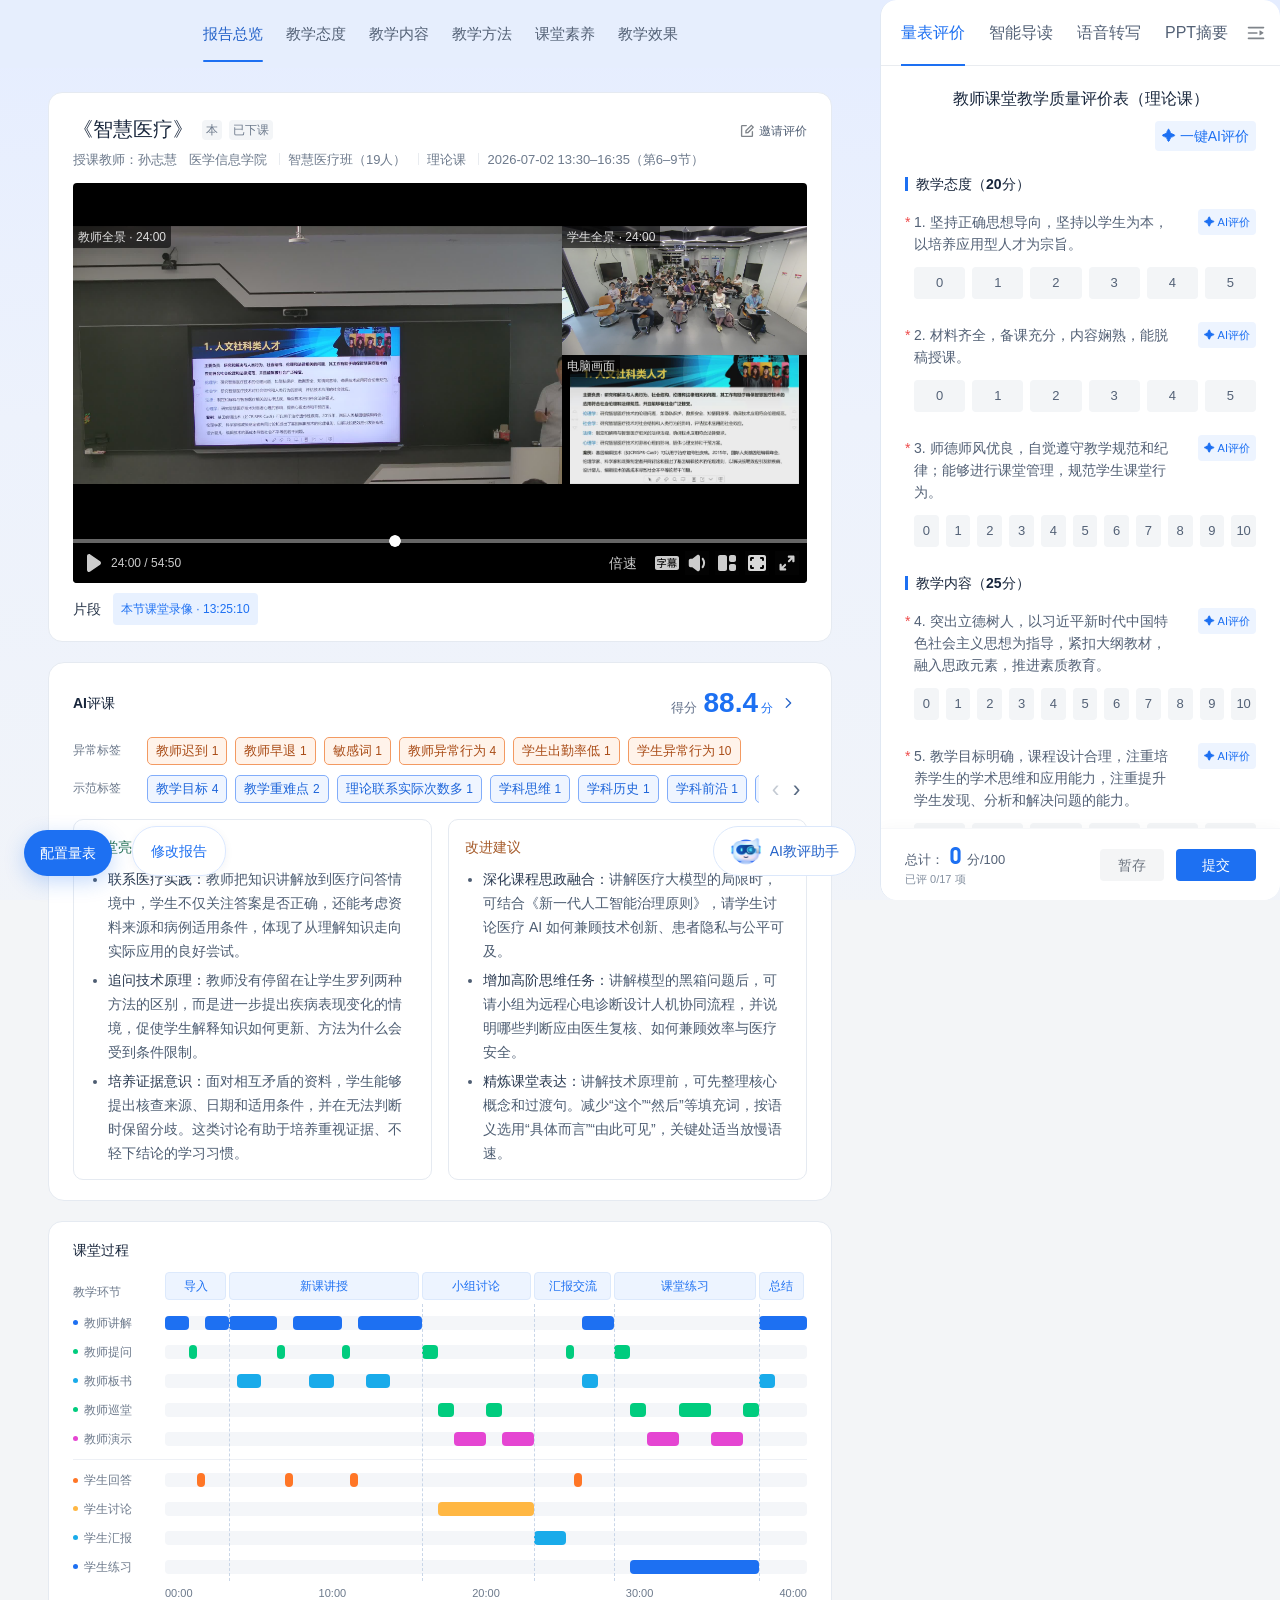
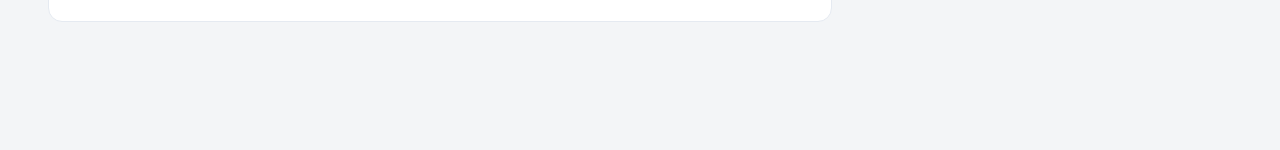
<file: index.html>
<!doctype html>
<html lang="zh-CN">
<head>
  <meta charset="UTF-8" />
  <meta name="viewport" content="width=device-width, initial-scale=1.0" />
  <meta name="theme-color" content="#f3f5f7" />
  <title>报告总览 · 课堂评价报告</title>
  <link rel="modulepreload" href="report-1a5e4bc8a876.js" />
  <link rel="stylesheet" href="report-912d922b2ed0.css" />
  <style>#report-loading{display:none}html.report-starting #report-loading{display:grid;position:fixed;inset:0;place-items:center;background:#f3f5f7;color:#516176;font:14px sans-serif;z-index:99999}html.report-starting body > :not(#report-loading){visibility:hidden}</style>
  <script>document.documentElement.classList.add('report-starting')</script>
  <script type="module">
    try {
      await import('./report-1a5e4bc8a876.js');
      const styles = [...document.querySelectorAll('link[rel="stylesheet"]')].filter(link => !link.sheet);
      await Promise.race([Promise.all(styles.map(link => new Promise(resolve => {
        link.addEventListener('load', resolve, {once:true});
        link.addEventListener('error', resolve, {once:true});
      }))), new Promise(resolve => setTimeout(resolve, 1000))]);
    } catch (error) {
      document.querySelector('#report-loading').textContent = '报告加载失败，请刷新重试';
      console.error(error);
      throw error;
    }
    document.documentElement.classList.remove('report-starting');
  </script>
</head>
<body>
  <div id="report-loading" role="status">正在加载课堂评价报告…</div>
  <header class="topbar">
    <nav aria-label="报告导航">
      <a href="#recording" class="active" aria-current="page">报告总览</a>
      <a href="#attitude">教学态度</a><a href="#content">教学内容</a>
      <a href="#method">教学方法</a><a href="#literacy">教学素养</a><a href="#effect">教学效果</a>
    </nav>
  </header>
  <main id="overview">
    <section class="hero" aria-label="课程评价概况">
      <article class="card summary">
        <div class="summary-heading"><h1><span class="brand-orb" aria-hidden="true"><img src="assets/figma/overview-imgVector.png" alt="" width="40" height="35"><img src="assets/figma/overview-imgVector1.png" alt="" width="40" height="35"></span>课堂评价报告</h1><button class="text-button muted" data-action="scoring"><img class="info-icon" src="assets/figma/overview-imgFrame1142813968.svg" alt="" width="16" height="16"> 得分说明</button></div>
        <h2 class="course-name">《智慧医疗》</h2>
        <p class="course-meta">孙志慧 <span>医学信息学院</span><span>智慧医疗班（19人）</span><span>理论课</span><span>2026-07-02 13:30–16:35（第6–9节）</span></p>
        <div class="overall-score"><strong>92.1</strong><div><span>分</span><p>整体优秀</p></div><span class="score-context">本课节综合评价</span></div>
        <div class="summary-grid">
          <div class="summary-item"><span class="eyebrow">本课结论</span><h3>课堂组织稳定</h3><p>教学投入较高，考勤线索待核查</p></div>
          <button class="summary-item" data-action="focus-evidence"><span class="eyebrow">优先问题 <span class="arrow">↗</span></span><h3>深度互动不足</h3><p>提问质量与审辩任务需增强</p></button>
          <button class="summary-item" data-action="focus-tracking"><span class="eyebrow">下次验证 <span class="arrow">↗</span></span><h3>3 个观察点</h3><p>候答时间、学生讨论、思政任务</p></button>
        </div>
      </article>
      <article class="card radar-card" aria-label="五维能力雷达图">
        <div id="radar"></div>
        <div class="legend" aria-label="雷达图数据系列"><button class="selected" data-series="0" aria-pressed="true"><i class="dot blue"></i>本课节</button><button class="selected" data-series="1" aria-pressed="true"><i class="dot gray"></i>本课程</button><button class="selected" data-series="2" aria-pressed="true"><i class="dot purple"></i>全校课程</button></div>
      </article>
    </section>
    <section class="card section" aria-labelledby="diagnosis-title">
      <div class="section-heading"><h2 id="diagnosis-title">诊断地图</h2></div>
      <div id="dimensions" class="dimension-grid"></div>
    </section>
    <section class="card section" id="evidence" aria-labelledby="evidence-title">
      <div class="section-heading"><h2 id="evidence-title">证据链</h2><span class="section-hint">从课堂证据，理解评价结论</span></div>
      <div class="evidence-layout"><div id="evidence-tabs" class="evidence-tabs" role="tablist" aria-label="诊断问题" aria-orientation="vertical"></div><div id="evidence-panel" class="evidence-panel" role="tabpanel" tabindex="0"></div></div>
    </section>
    <section class="card section" id="suggestions" aria-labelledby="suggestions-title">
      <div class="section-heading"><h2 id="suggestions-title">改进建议</h2><span class="section-hint">让每一次评价，都成为下一次进步</span></div>
      <div id="suggestion-grid" class="suggestion-grid"></div>
    </section>
    <section class="card section tracking" id="tracking" aria-labelledby="tracking-title">
      <div class="section-heading"><h2 id="tracking-title">追踪闭环</h2><button class="text-button" data-action="record">编辑跟进记录 <span>↗</span></button></div>
      <div class="tracking-grid">
        <article><span class="step-number">01</span><div><h3>课前 <span>准备改进</span></h3><p id="before-copy">确认本次改进任务，准备案例与学习目标。</p></div></article>
        <article><span class="step-number">02</span><div><h3>课中 <span>观察验证</span></h3><p>保留候答时间、学生讨论与思政任务的课堂证据。</p></div></article>
        <article><span class="step-number">03</span><div><h3>课后 <span>复盘追踪</span></h3><p id="after-copy">记录学生高频误区，下次课对比参与度变化。</p></div></article>
      </div>
      <div id="tracking-plan" class="tracking-plan" hidden></div>
    </section>
    <footer><span><span class="status-dot"></span>DEMO · 示例数据，仅用于交互演示</span><button class="text-button muted" data-action="export">导出报告 <span>↓</span></button></footer>
  </main>
  <main id="recording" hidden aria-label="课堂实录"></main>
  <main id="attitude" hidden aria-label="教学态度分析"></main>
  <main id="effect" hidden aria-label="教学效果分析"></main>
  <main id="method" hidden aria-label="教学方法分析"></main>
  <main id="content" hidden aria-label="教学内容分析"></main>
  <main id="literacy" hidden aria-label="教学素养分析"></main>
  <dialog id="detail-dialog" aria-labelledby="dialog-title"><div class="dialog-head"><div><span class="dialog-eyebrow" id="dialog-eyebrow">评价详情</span><h2 id="dialog-title"></h2></div><button class="icon-button" data-action="close" aria-label="关闭弹窗">×</button></div><div id="dialog-body"></div></dialog>
  <div id="toast" class="toast" role="status" aria-live="polite"></div>
</body>
</html>
</file>
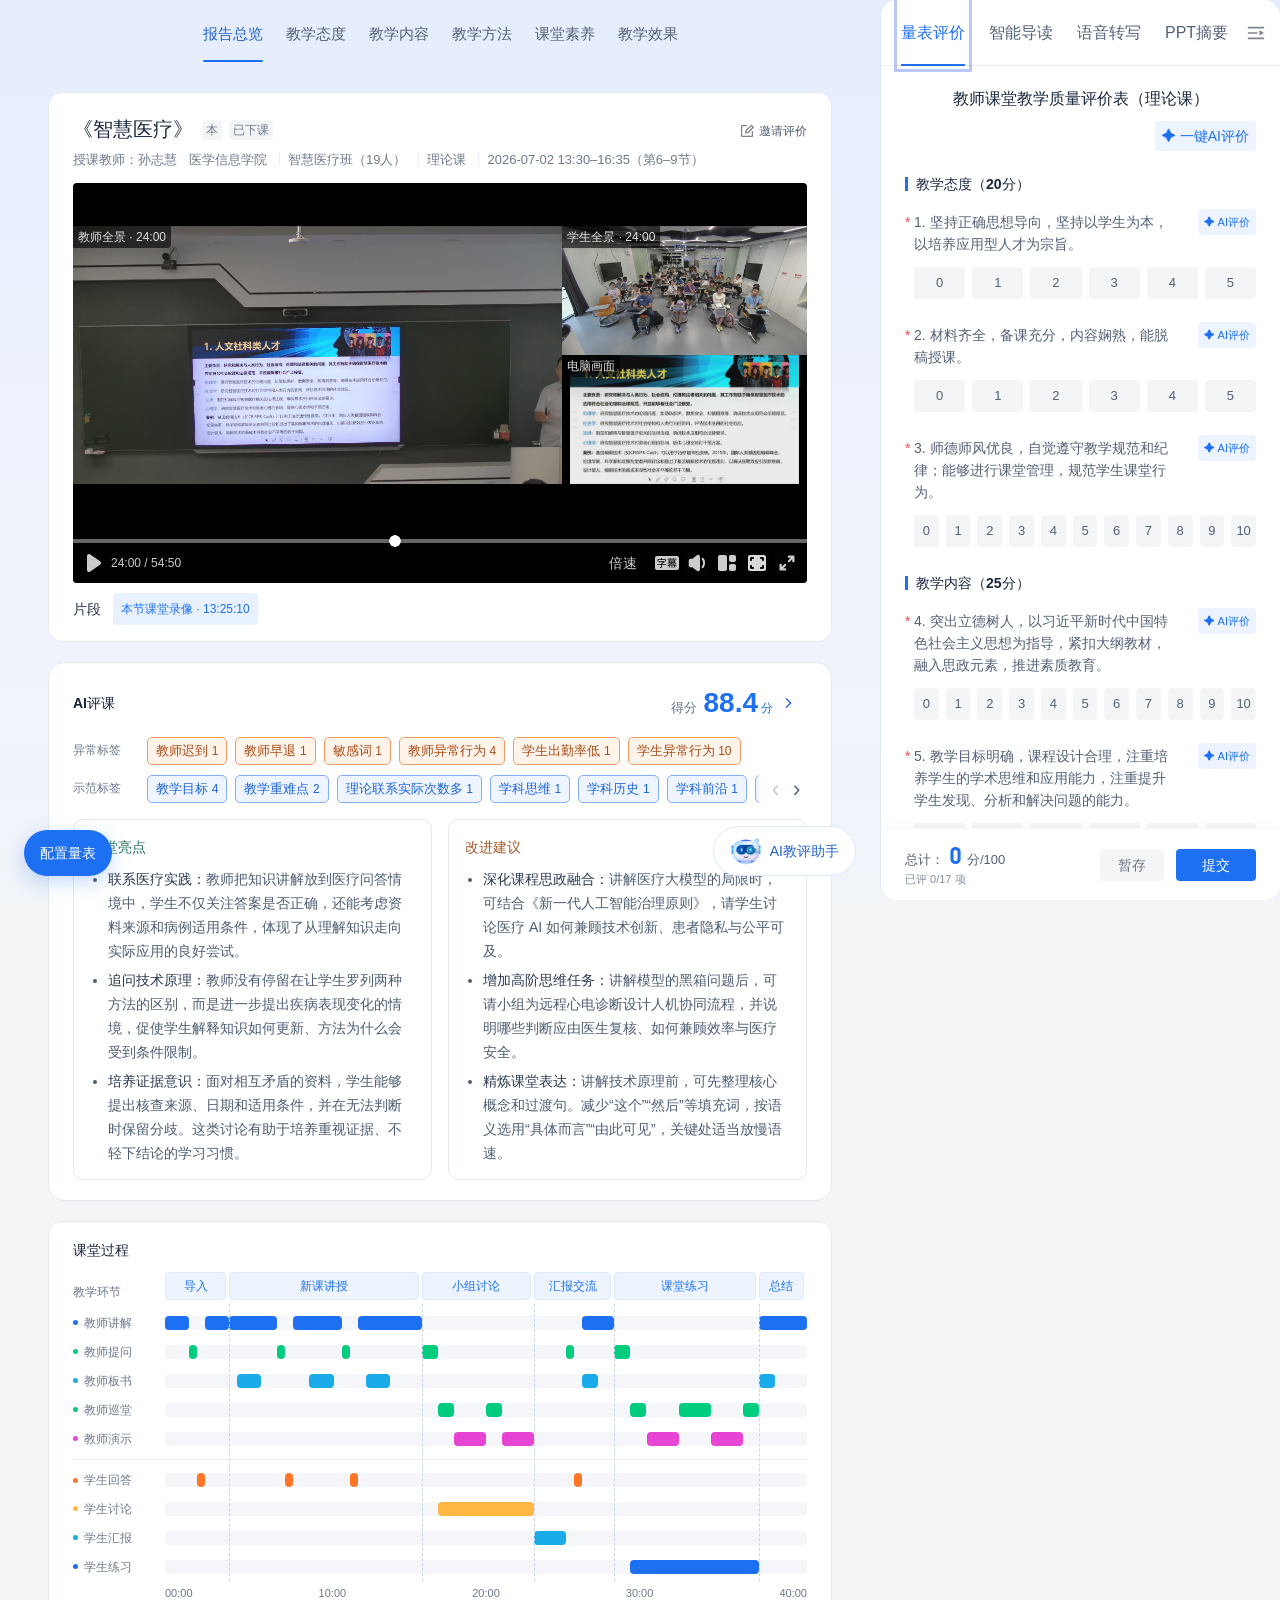
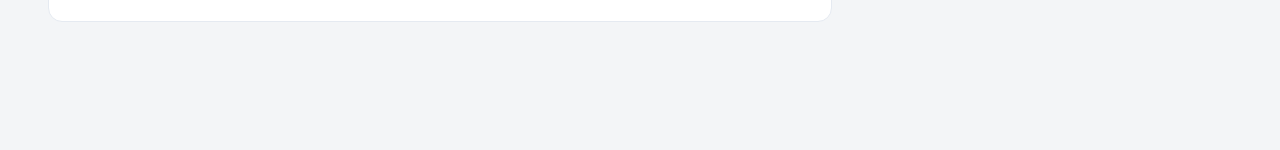
<file: previews/overview-modular-20261109/index.html>
<!doctype html>
<html lang="zh-CN">
<head>
  <base href="../../">
  <link rel="stylesheet" href="previews/overview-modular-20261109/preview.css?v=radar30">
  <meta charset="UTF-8" />
  <meta name="viewport" content="width=device-width, initial-scale=1.0" />
  <meta name="theme-color" content="#f3f5f7" />
  <title>报告总览 · 课堂评价报告</title>
  <link rel="stylesheet" href="styles.css" />
  <link rel="stylesheet" href="attitude.css" />
  <link rel="stylesheet" href="figma-tokens.css" />
  <link rel="stylesheet" href="typography.css" />
  <link rel="stylesheet" href="content.css?v=20261103-card-stars" />
  <link rel="stylesheet" href="method.css" />
  <link rel="stylesheet" href="effect.css" />
  <link rel="stylesheet" href="literacy.css" />
  <link rel="stylesheet" href="chart-interactions.css" />
  <link rel="stylesheet" href="recording.css" />
  <link rel="stylesheet" href="recording-anomaly.css?v=20261102-anomaly2" />
  <link rel="stylesheet" href="overview-outline.css" />
  <link rel="stylesheet" href="overview-iteration.css" />
  <link rel="stylesheet" href="agent-iteration.css?v=20260912-2" />
  <link rel="stylesheet" href="scale-evaluation-v8.css?v=20261028-ai-all1" />
  <link rel="stylesheet" href="report-version-config.css" />
  <link rel="stylesheet" href="report-scale-config.css" />
  <link rel="stylesheet" href="report-version-tweaks.css" />
  <link rel="stylesheet" href="overview-recording-merge.css?v=20261028-spacing1" />
  <link rel="stylesheet" href="overview-layout.css?v=20261101-1" />
  <link rel="stylesheet" href="report-edit.css?v=20261102-edit-hover" />
  <link rel="stylesheet" href="indicator-structure.css?v=20261101-3" />
  <link rel="stylesheet" href="rubric-scoring.css?v=20261102-release" />
  <script type="module" src="previews/overview-modular-20261109/app-preview.js?v=radar30"></script>
</head>
<body>
  <header class="topbar">
    <nav aria-label="报告导航">
      <a href="#recording" class="active" aria-current="page">报告总览</a>
      <a href="#attitude">教学态度</a><a href="#content">教学内容</a>
      <a href="#method">教学方法</a><a href="#literacy">教学素养</a><a href="#effect">教学效果</a>
    </nav>
  </header>
  <main id="overview">
    <section class="hero" aria-label="课程评价概况">
      <article class="card summary">
        <div class="summary-heading"><h1><span class="brand-orb" aria-hidden="true"><img src="assets/figma/overview-imgVector.png" alt="" width="40" height="35"><img src="assets/figma/overview-imgVector1.png" alt="" width="40" height="35"></span>课堂评价报告</h1><button class="text-button muted" data-action="scoring"><img class="info-icon" src="assets/figma/overview-imgFrame1142813968.svg" alt="" width="16" height="16"> 得分说明</button></div>
        <h2 class="course-name">《智慧医疗》</h2>
        <p class="course-meta">孙志慧 <span>医学信息学院</span><span>智慧医疗班（19人）</span><span>理论课</span><span>2026-07-02 13:30–16:35（第6–9节）</span></p>
        <div class="overall-score"><strong>92.1</strong><div><span>分</span><p>整体优秀</p></div><span class="score-context">本课节综合评价</span></div>
        <div class="summary-grid">
          <div class="summary-item"><span class="eyebrow">本课结论</span><h3>课堂组织稳定</h3><p>教学投入较高，考勤线索待核查</p></div>
          <button class="summary-item" data-action="focus-evidence"><span class="eyebrow">优先问题 <span class="arrow">↗</span></span><h3>深度互动不足</h3><p>提问质量与审辩任务需增强</p></button>
          <button class="summary-item" data-action="focus-tracking"><span class="eyebrow">下次验证 <span class="arrow">↗</span></span><h3>3 个观察点</h3><p>候答时间、学生讨论、思政任务</p></button>
        </div>
      </article>
      <article class="card radar-card" aria-label="五维能力雷达图">
        <div id="radar"></div>
        <div class="legend" aria-label="雷达图数据系列"><button class="selected" data-series="0" aria-pressed="true"><i class="dot blue"></i>本课节</button><button class="selected" data-series="1" aria-pressed="true"><i class="dot gray"></i>本课程</button><button class="selected" data-series="2" aria-pressed="true"><i class="dot purple"></i>全校课程</button></div>
      </article>
    </section>
    <section class="card section" aria-labelledby="diagnosis-title">
      <div class="section-heading"><h2 id="diagnosis-title">诊断地图</h2></div>
      <div id="dimensions" class="dimension-grid"></div>
    </section>
    <section class="card section" id="evidence" aria-labelledby="evidence-title">
      <div class="section-heading"><h2 id="evidence-title">证据链</h2><span class="section-hint">从课堂证据，理解评价结论</span></div>
      <div class="evidence-layout"><div id="evidence-tabs" class="evidence-tabs" role="tablist" aria-label="诊断问题" aria-orientation="vertical"></div><div id="evidence-panel" class="evidence-panel" role="tabpanel" tabindex="0"></div></div>
    </section>
    <section class="card section" id="suggestions" aria-labelledby="suggestions-title">
      <div class="section-heading"><h2 id="suggestions-title">改进建议</h2><span class="section-hint">让每一次评价，都成为下一次进步</span></div>
      <div id="suggestion-grid" class="suggestion-grid"></div>
    </section>
    <section class="card section tracking" id="tracking" aria-labelledby="tracking-title">
      <div class="section-heading"><h2 id="tracking-title">追踪闭环</h2><button class="text-button" data-action="record">编辑跟进记录 <span>↗</span></button></div>
      <div class="tracking-grid">
        <article><span class="step-number">01</span><div><h3>课前 <span>准备改进</span></h3><p id="before-copy">确认本次改进任务，准备案例与学习目标。</p></div></article>
        <article><span class="step-number">02</span><div><h3>课中 <span>观察验证</span></h3><p>保留候答时间、学生讨论与思政任务的课堂证据。</p></div></article>
        <article><span class="step-number">03</span><div><h3>课后 <span>复盘追踪</span></h3><p id="after-copy">记录学生高频误区，下次课对比参与度变化。</p></div></article>
      </div>
      <div id="tracking-plan" class="tracking-plan" hidden></div>
    </section>
    <footer><span><span class="status-dot"></span>DEMO · 示例数据，仅用于交互演示</span><button class="text-button muted" data-action="export">导出报告 <span>↓</span></button></footer>
  </main>
  <main id="recording" hidden aria-label="课堂实录"></main>
  <main id="attitude" hidden aria-label="教学态度分析"></main>
  <main id="effect" hidden aria-label="教学效果分析"></main>
  <main id="method" hidden aria-label="教学方法分析"></main>
  <main id="content" hidden aria-label="教学内容分析"></main>
  <main id="literacy" hidden aria-label="教学素养分析"></main>
  <dialog id="detail-dialog" aria-labelledby="dialog-title"><div class="dialog-head"><div><span class="dialog-eyebrow" id="dialog-eyebrow">评价详情</span><h2 id="dialog-title"></h2></div><button class="icon-button" data-action="close" aria-label="关闭弹窗">×</button></div><div id="dialog-body"></div></dialog>
  <div id="toast" class="toast" role="status" aria-live="polite"></div>
</body>
</html>
</file>
<file: report-912d922b2ed0.css>
body.modular-overview-preview #recording .recording-main{background:transparent;scrollbar-gutter:stable;container-type:inline-size}
.mod-top{display:grid;grid-template-columns:minmax(0,.82fr) minmax(0,1.18fr);gap:14px;align-items:start}
.mod-top .mod-basic{background:#fff;border:1px solid #e5eaf1;border-radius:14px;min-width:0}
.mod-top .recording-video-card,.mod-top .recording-stat-card{margin:0;box-shadow:none;border:0;background:none;padding:16px}
.mod-top .recording-stat-card{padding-top:0}
.mod-top .recording-heading{margin-bottom:12px;gap:8px;flex-wrap:wrap}
.mod-top .recording-title{flex-wrap:wrap}
.mod-top .recording-title h1{font-size:20px;line-height:1.45}
.mod-top .recording-meta{font-size:12px;margin-top:5px;gap:4px 12px}
.mod-top .recording-invite{margin:0}
.mod-top .recording-player:not(:fullscreen){aspect-ratio:16/9}
.mod-top .recording-control-row{padding:6px 8px;gap:6px;min-height:40px}
.mod-top .recording-control-left,.mod-top .recording-control-right{gap:6px}
.mod-top .recording-segments{margin-top:6px;min-height:30px}
.mod-top .recording-stat-grid{gap:8px}
.mod-top .recording-stat-item{padding:6px}
.mod-labels{margin:0;padding:14px 16px;border:1px solid #e5eaf1;border-radius:14px;min-width:0}
.mod-labels h2,.mod-ai-title{font-size:18px;font-weight:600;line-height:26px;color:#252f42;margin:0 0 10px}
.mod-group{--tag:#1d65da;--tag-bg:#eff5ff;--tag-edge:#bfd6ff;margin-bottom:10px}
.mod-group.bad{--tag:#a94c17;--tag-bg:#fff3ea;--tag-edge:#f4c9ac}
.mod-group h3{font-size:13px;line-height:20px;color:#536176;margin:0 0 5px;font-weight:600}
.mod-tags{display:grid;grid-template-columns:repeat(5,minmax(0,1fr));gap:5px}
.mod-tags button{border:1px solid #e9edf3;background:#f4f6f8;color:#586477;font:inherit;font-size:12px;line-height:1.22;padding:3px 2px;min-height:29px;border-radius:5px;cursor:pointer}
.mod-tags button.has-evidence,.mod-tags button:hover{color:var(--tag);background:var(--tag-bg);border-color:var(--tag-edge)}
.mod-tags button[aria-pressed=true]{color:var(--tag);background:var(--tag-bg);border-color:var(--tag);box-shadow:inset 0 0 0 1px var(--tag);font-weight:600}
.mod-tags button span{font-size:10px;white-space:nowrap}
.mod-evidence{border:1px solid #e7ecf4;background:#f8fafe;border-radius:8px;padding:8px 10px}
.mod-result{display:flex;align-items:center;justify-content:space-between;gap:5px;flex-wrap:wrap;font-size:13px}
.mod-result span,.mod-empty{font-size:12px;color:#63718a}
.mod-empty{margin:10px 0 2px}
.mod-track-wrap:not(:empty){padding:6px 6px 0}
.mod-track{height:max(14px,calc(var(--lanes)*14px));position:relative;background:repeating-linear-gradient(to right,#e0e7f0 0 1px,transparent 1px 25%);border-right:1px solid #e0e7f0;border-bottom:1px solid #dce4ef}
.mod-mark{position:absolute;left:var(--pos);top:calc(var(--lane)*14px);transform:translateX(-50%);width:16px;height:14px;display:grid;place-items:center;border:0;padding:0;background:none;cursor:pointer}
.mod-mark:after{content:'';width:8px;height:8px;border-radius:50%;background:var(--dot)}
.mod-mark.chosen:after,.mod-mark:hover:after{outline:2px solid var(--dot);outline-offset:2px}
.mod-ticks{display:flex;justify-content:space-between;font:11px/18px system-ui;color:#63718a}
.mod-rows{display:flex;gap:5px;overflow:auto;padding-bottom:2px}
.mod-rows button,.mod-seek{font:inherit;font-size:12px;color:#334462;background:white;border:1px solid #e2eaf5;border-radius:5px;padding:4px 6px;display:flex;align-items:center;gap:4px;white-space:nowrap;cursor:pointer}
.mod-rows button.chosen,.mod-rows button:hover,.mod-seek:hover{color:#1d65da;border-color:#82b3fa}
.mod-rows button span{max-width:116px;overflow:hidden;text-overflow:ellipsis}
.mod-rows i{width:5px;height:5px;border-radius:50%;flex:none}
.mod-detail{font-size:12px;margin-top:5px;max-height:105px;overflow:auto;border-top:1px solid #e2eaf5;padding-top:5px}
.mod-detail p{margin:4px 0}
.modular-overview-preview #recording-anomaly-timeline,.modular-overview-preview #merged-overview #diagnosis{display:none!important}
.modular-overview-preview #process-v4,.modular-overview-preview #recording #merged-overview{margin:14px 0 0;padding:16px;background:white;border:1px solid #e5eaf1;border-radius:14px}
.modular-overview-preview #merged-overview .refine-summary{padding:8px 0;border:0;gap:12px;grid-template-columns:minmax(110px,.5fr) minmax(300px,1.3fr) minmax(240px,1fr)}
.modular-overview-preview .op-tabs{grid-column:auto;grid-template-columns:1fr;padding:0 0 0 12px;border-top:0;border-left:1px solid #e8edf3;gap:8px}
.modular-overview-preview .op-radar{position:relative;padding:0}
.modular-overview-preview .op-legend{display:none}
.modular-overview-preview .op-radar svg .axis-label{cursor:pointer}
.modular-overview-preview .op-radar svg .axis-label:hover text,.modular-overview-preview .op-radar svg .axis-label:focus text{fill:#1d65da}
.mod-radar-tip{position:absolute;z-index:5;top:42%;left:50%;transform:translateX(-50%);pointer-events:none;background:white;border:1px solid #dce8f8;box-shadow:0 5px 22px #12264a1c;border-radius:8px;padding:8px 10px;text-align:left;color:#263754;font-size:12px;min-width:176px}
.mod-radar-tip strong,.mod-radar-tip span{display:block;margin:3px 0}
.mod-radar-tip em{font-style:normal;margin-left:5px;color:#20815f}
.mod-radar-tip em.low{color:#a94c17}
@container (max-width: 940px){.mod-tags{grid-template-columns:repeat(4,minmax(0,1fr))}}
@container (max-width: 735px){.mod-top{grid-template-columns:minmax(0,1fr)}.mod-tags{grid-template-columns:repeat(5,minmax(0,1fr))}.modular-overview-preview #merged-overview .refine-summary{grid-template-columns:minmax(0,1fr)}.modular-overview-preview .op-tabs{border-left:0;padding:0}}
@container (max-width: 475px){.mod-tags{grid-template-columns:repeat(3,minmax(0,1fr))}.mod-labels{padding:12px}.mod-top .recording-control-row{flex-wrap:wrap}}
body.modular-overview-preview #recording .mod-top .recording-player:not(:fullscreen){height:auto;aspect-ratio:1.9;min-height:0}
body.modular-overview-preview #recording .mod-top .recording-heading{margin-bottom:12px}
#rubric-score-dialog .rsc-overview .op-legend:not([hidden]){display:flex;margin-top:6px}
#rubric-score-dialog .rsc-overview .op-legend button{cursor:pointer}
.modular-overview-preview #merged-overview .refine-summary{margin:0}
.modular-overview-preview #merged-overview section[aria-labelledby="diagnosis-title"]{display:none!important}
.modular-overview-preview .op-radar svg circle[r="2.6"]{cursor:pointer;stroke-width:1;paint-order:stroke;pointer-events:bounding-box}
body.modular-overview-preview{background:linear-gradient(180deg,#e5edff 0,#edf2fc 420px,#f1f4f9 920px) fixed}
body.modular-overview-preview :is(#attitude,#content,#method,#literacy,#effect){background:transparent}
body.modular-overview-preview #recording .mod-course-heading{display:flex;flex-wrap:nowrap;align-items:center;gap:12px;margin:0 0 10px;padding:9px 13px;background:white;border:1px solid #e5eaf1;border-radius:12px}
.mod-course-heading>div{display:flex;align-items:center;gap:12px;flex:1}
.mod-course-heading .recording-title{flex:none;white-space:nowrap}
.mod-course-heading .recording-meta{margin:0;flex-wrap:nowrap;font-size:12px;white-space:nowrap;overflow-x:auto;scrollbar-width:none;min-width:0;gap:8px}
.mod-course-heading .recording-invite{margin:0;flex:none}
.mod-top{grid-template-columns:minmax(0,.75fr) minmax(0,1.25fr);gap:12px}
.mod-top .recording-video-card{padding:10px}
body.modular-overview-preview #recording .mod-top .recording-player:not(:fullscreen){height:clamp(172px,28dvh,260px);aspect-ratio:auto}
.mod-top .recording-segments{min-height:25px}
.mod-labels{padding:10px 12px}
.mod-labels h2{margin-bottom:5px}
.mod-group{display:grid;grid-template-columns:58px minmax(0,1fr);align-items:start;gap:5px;margin-bottom:6px}
.mod-group h3{margin:3px 0 0;white-space:nowrap}
.mod-group[hidden],.mod-tags button[hidden]{display:none}
.mod-tags{display:flex;flex-wrap:wrap;gap:5px}
.mod-tags button{min-height:24px;padding:2px 7px}
.mod-track-wrap:not(:empty){padding:7px 2px 0}
.mod-track{height:13px;border:0;border-radius:4px;background:#edf1f6}
.mod-track .mod-mark{top:0;height:13px;transform:none;border-radius:3px;background:var(--dot);display:block}
.mod-track .mod-span{width:var(--duration);min-width:3px}
.mod-track .mod-point{width:7px;transform:translateX(-50%)}
.mod-track .mod-mark:after{display:none}
.mod-track .mod-mark:is(:hover,:focus-visible,.chosen){z-index:2;outline:2px solid var(--dot);outline-offset:2px}
@container (max-width:735px){.mod-top{grid-template-columns:minmax(0,1fr)}.mod-course-heading>div{flex-wrap:wrap;gap:4px}.mod-course-heading .recording-meta{max-width:100%;flex-wrap:wrap;white-space:normal}}
@container (max-width:475px){.mod-group{grid-template-columns:minmax(0,1fr);gap:3px}}
@container (min-width:736px){body.modular-overview-preview #recording .mod-top .recording-player:not(:fullscreen){height:clamp(166px,24dvh,240px)}}
.mod-top{grid-template-columns:minmax(0,1fr);gap:14px}
.mod-top .recording-video-card{padding:18px}
body.modular-overview-preview #recording .mod-course-heading{background:none;border:0;padding:0;margin-bottom:12px}
.mod-player-anchor{height:clamp(260px,41vw,440px);scroll-margin-top:78px}
body.modular-overview-preview #recording .mod-top .recording-player:not(:fullscreen){width:100%;height:100%;aspect-ratio:auto}
.mod-top .recording-segments{margin-top:10px}
.mod-labels{padding:14px 16px}
body.modular-overview-preview #recording .mod-top .recording-player.mod-floating:not(:fullscreen){position:fixed;inset:84px auto auto var(--float-left,24px);z-index:24;width:min(380px,calc(100vw - 40px));height:auto;aspect-ratio:16/9;border-radius:9px;box-shadow:0 8px 30px #13274845}
.mod-float-tools:not([hidden]){display:flex;position:absolute;top:8px;right:8px;z-index:10;gap:5px}
.mod-float-tools button{background:#111827bd;color:#fff;border:1px solid #ffffff50;border-radius:5px;width:28px;height:28px;padding:0;font-size:18px;cursor:pointer}
@media(max-width:600px){.mod-top .recording-video-card{padding:10px}.mod-player-anchor{height:190px}body.modular-overview-preview #recording .mod-top .recording-player.mod-floating:not(:fullscreen){width:min(270px,calc(100vw - 46px));inset:70px auto auto var(--float-left,12px)}}

body.modular-overview-preview #recording :is(.recording-layout,.recording-main,.mod-top){background:transparent}
.mod-top{gap:20px}
.modular-overview-preview #process-v4,.modular-overview-preview #recording #merged-overview{margin-top:20px}
.mod-evidence{position:relative;display:grid;grid-template-columns:max-content minmax(0,1fr) max-content;align-items:center;gap:12px;background:none;border:0;border-radius:0;padding:0;margin-top:12px}
.mod-evidence[hidden]{display:none}
.mod-result{display:contents}
.mod-result strong,.mod-result span{color:#63718a;font-size:13px;font-weight:400}
.mod-result strong{grid-column:1;grid-row:1}
.mod-result span{grid-column:3;grid-row:1;white-space:nowrap}
.mod-track-wrap:not(:empty){grid-column:2;grid-row:1;padding:0 3px}
.mod-track,.mod-track .mod-mark{height:15px}
.mod-track .mod-point{width:4px;border-radius:1px}
.mod-detail{grid-column:1/-1}
.mod-labels{padding:20px 22px}
.mod-labels h2{margin-bottom:14px}
.mod-group{display:block;margin-bottom:14px}
.mod-group:last-of-type{margin-bottom:0}
.mod-group h3{font-size:14px;line-height:22px;margin:0 0 8px}
.mod-tags{display:grid;grid-template-columns:repeat(5,minmax(0,1fr));gap:7px 8px}
.mod-tags button{min-height:36px;padding:5px 8px;font-size:14px;line-height:20px}
.mod-tags button span{font-size:12px}
.mod-evidence{margin-top:16px}
.mod-course-heading>div{display:block}
.mod-course-heading .recording-title{gap:7px}
.mod-course-heading .recording-meta{margin-top:5px;display:flex;flex-wrap:wrap;gap:4px 12px;white-space:normal}
@container(max-width:735px){.mod-tags{grid-template-columns:repeat(3,minmax(0,1fr))}}
@container(max-width:425px){.mod-labels{padding:15px 12px}.mod-tags{grid-template-columns:repeat(2,minmax(0,1fr))}.mod-tags button{font-size:12px}.mod-evidence{gap:6px}}
body.modular-overview-preview #recording :is(.recording-layout,.recording-main,.mod-top){background:transparent!important}
.mod-tags{display:flex;flex-wrap:wrap;gap:8px}
.mod-tags button{min-height:26px;padding:2px 8px;font-size:13px;line-height:20px;border-radius:5px}
.mod-tags button span{font-size:11px}
.mod-group.bad{--tag-edge:#f39a62}
.mod-group.good{--tag-edge:#82adfa}
.mod-detail{max-height:none;overflow:visible;padding-top:8px}
body.overview-recording-merge.modular-overview-preview>main#recording{width:calc(100% - 96px);max-width:1080px;margin:24px auto}
.modular-overview-preview #recording .mod-labels,.modular-overview-preview #process-v4,.modular-overview-preview #recording #merged-overview{padding-inline:24px}
.mod-group{display:grid;grid-template-columns:64px minmax(0,1fr);align-items:start;gap:10px;margin-bottom:10px}
.mod-group h3{margin:2px 0 0;white-space:nowrap}
.mod-float-jumps:not([hidden]){position:absolute;z-index:10;top:8px;left:8px;display:flex;gap:2px;padding:2px;background:#111827db;border-radius:5px;color:#fff}
.mod-float-jumps button{color:inherit;background:none;border:0;border-radius:3px;padding:0 5px;min-width:22px;height:23px;font-size:12px;font-variant-numeric:tabular-nums;cursor:pointer}
.mod-float-jumps button:hover:not(:disabled){background:#ffffff2b}
.mod-float-jumps button:disabled{opacity:.4;cursor:default}
@media(max-width:600px){
 body.overview-recording-merge.modular-overview-preview>main#recording{width:calc(100% - 32px);margin:16px auto}
 .modular-overview-preview #recording .mod-labels,.modular-overview-preview #process-v4,.modular-overview-preview #recording #merged-overview{padding-inline:14px}
 .mod-group{grid-template-columns:56px minmax(0,1fr);gap:5px}
 .mod-group h3{font-size:12px}
}

.modular-overview-preview .mod-top .recording-video-card{padding:22px 24px 16px}
.modular-overview-preview .mod-player-anchor{width:min(100%,980px);height:clamp(240px,34vw,400px);margin-inline:auto}
.modular-overview-preview .mod-top .recording-segments{width:min(100%,980px);margin-inline:auto}
@media (min-width:601px) and (max-width:850px){
 body.overview-recording-merge.modular-overview-preview>main#recording{width:calc(100% - 48px)}
}
@media(max-width:600px){
 .modular-overview-preview .mod-top .recording-video-card{padding:14px}
 .modular-overview-preview .mod-player-anchor{height:190px}
}
.modular-overview-preview #recording #merged-overview{display:none}
.modular-overview-preview #recording .mod-labels{position:relative;padding-top:20px}
.mod-labels .mod-score{float:right;margin:0 0 10px 18px;border:0;padding:0;display:block}
.mod-score>.refine-label{display:none}
.modular-overview-preview .mod-score button{display:flex;align-items:center;gap:7px;padding:3px 7px;border:0;border-radius:6px;background:#f1f6ff;color:#1d65da;cursor:pointer;white-space:nowrap}
.mod-score button:hover{background:#e6efff}
.mod-score-label{color:#63718a;font-size:12px}
.modular-overview-preview .mod-score .refine-number{font-size:29px;line-height:36px;margin:0;font-weight:650}
.mod-score .refine-number small{font-size:11px;margin-left:3px}
.mod-score-arrow{width:14px;height:14px;flex:none}
.mod-findings{clear:both;display:grid;grid-template-columns:repeat(2,minmax(0,1fr));gap:16px;margin-top:16px}
.mod-finding{min-width:0;padding:15px 16px 14px;background:transparent;border:1px solid #e5eaf1;border-radius:10px}
.mod-finding h3{margin:0 0 8px;font-size:15px;color:#237054}
.mod-finding.advice h3{color:#a55a29}
.mod-finding ul{margin:0;padding-left:18px;color:#4d5d72;font-size:14px;line-height:1.65}
.mod-finding li+li{margin-top:5px}
#rubric-score-dialog .rsc-overview{padding:16px 0 8px;border-bottom:1px solid #edf0f4}
#rubric-score-dialog .rsc-overview h3{margin:0;font-size:16px}
#rubric-score-dialog .rsc-overview .op-radar{width:min(100%,480px);margin:0 auto;border:0}
#rubric-score-dialog .rsc-overview .op-radar svg{height:245px}
.mod-radar-tip em span:not(.sr-only){display:inline;margin:0 3px 0 0;font-weight:700}
@media(max-width:600px){.mod-findings{grid-template-columns:1fr;gap:10px}.mod-labels .mod-score{float:none;display:flex;justify-content:flex-end;margin:0 0 12px}#rubric-score-dialog .rsc-overview .op-radar svg{height:210px}}
.mod-review-head{display:flex;align-items:center;justify-content:space-between;gap:12px;margin-bottom:14px}
.mod-review-head h2{margin:0;font-size:14px;line-height:24px;font-weight:600}
.mod-review-head .mod-score{float:none;margin:0;padding:0}
.modular-overview-preview .mod-review-head .mod-score button{background:none;padding:2px 0 2px 7px}
.modular-overview-preview .mod-review-head .mod-score button:hover{background:#f1f6ff}
.mod-tag-strip{min-width:0;display:flex;align-items:center;gap:6px}
.mod-tag-strip .mod-tags{position:relative;display:flex;flex:1;flex-wrap:nowrap;min-width:0;overflow:auto;scrollbar-width:none}
.mod-tag-strip .mod-tags button{white-space:nowrap;flex:none}
.mod-tag-nav:not([hidden]){display:flex;align-items:center;flex:none}
.mod-tag-nav button{border:0;border-radius:4px;background:none;color:#596b83;padding:0;width:21px;height:25px;font:inherit;font-size:23px;line-height:23px;cursor:pointer}
.mod-tag-nav button:disabled{opacity:.35;cursor:default}
.mod-tag-nav button:not(:disabled):hover{background:#eff4fb}
.mod-finding li strong{color:#2a3a51;font-weight:600}

/* Match the report's recording headings, body copy and chart labels. */
.mod-review-head h2{letter-spacing:0;color:var(--text-heading)}
.mod-group h3,.mod-finding h3{font-size:14px;line-height:24px;font-weight:600}
.mod-group h3{margin-top:1px}
.mod-finding ul,.mod-detail{font-size:14px;line-height:24px}
.mod-course-heading .recording-meta,.mod-tag-strip .mod-tags button,.mod-score-label{font-size:13px;line-height:22px}
.mod-result strong,.mod-result span,.mod-tag-strip .mod-tags button span,.modular-overview-preview .mod-score .refine-number small{font-size:12px;line-height:20px}
.modular-overview-preview .mod-score .refine-number{font-size:28px;line-height:36px;font-variant-numeric:tabular-nums}
#rubric-score-dialog .rsc-overview h3{font-size:14px;line-height:24px;font-weight:600}
@media(max-width:600px){
 .mod-course-heading .recording-meta,.mod-tag-strip .mod-tags button{font-size:12px;line-height:20px}
 .mod-group h3{font-size:12px;line-height:22px}
}
.mod-review-head h2{color:var(--text-heading)}
.mod-group h3{font-size:12px;line-height:24px;font-weight:400;color:var(--muted)}
.modular-overview-preview .mod-review-head .mod-score button{align-items:baseline}
.mod-score-arrow{align-self:center;color:var(--text-action);margin-left:1px}
.modular-overview-preview #rubric-score-dialog[open]{display:grid;grid-template-columns:146px minmax(0,1fr);grid-template-rows:auto minmax(0,1fr);width:min(1140px,calc(100vw - 40px))}
.modular-overview-preview #rubric-score-dialog .rsc-header{grid-column:1/-1}
.modular-overview-preview #rubric-score-dialog .rsc-nav{flex-direction:column;align-items:stretch;gap:4px;padding:14px 10px;min-height:0;border:0;border-right:1px solid #edf0f4;background:#fafbfd}
.modular-overview-preview #rubric-score-dialog .rsc-nav button{display:flex;align-items:center;justify-content:space-between;text-align:left;flex:none;min-height:36px;padding:6px 9px;background:transparent}
.modular-overview-preview #rubric-score-dialog .rsc-nav button:is([aria-current=true],:hover){background:#edf4ff}
@media(max-width:600px){
 .modular-overview-preview #rubric-score-dialog[open]{grid-template-columns:78px minmax(0,1fr);width:calc(100vw - 16px)}
 .modular-overview-preview #rubric-score-dialog .rsc-nav{padding:10px 4px}
 .modular-overview-preview #rubric-score-dialog .rsc-nav button{display:block;font-size:12px;padding:5px;text-align:center}
 .modular-overview-preview #rubric-score-dialog .rsc-nav span{display:block;margin:0;font-size:11px}
}
.modular-overview-preview #rubric-score-dialog[open]{grid-template-rows:auto auto;align-content:start;overflow:auto;overscroll-behavior:contain}
.modular-overview-preview #rubric-score-dialog .rsc-nav{position:sticky;top:0;align-self:start;overflow:visible}
.modular-overview-preview #rubric-score-dialog .rsc-scroll{overflow:visible;min-width:0}
.modular-overview-preview #rubric-score-dialog[open]{
 grid-template-columns:116px minmax(0,1fr);width:min(1180px,calc(100vw - 48px));background:#f4f7fc;
}
.modular-overview-preview #rubric-score-dialog .rsc-header{background:#fff;padding-block:12px}
.modular-overview-preview #rubric-score-dialog .rsc-header h2{font-size:18px;line-height:28px}
.modular-overview-preview #rubric-score-dialog .rsc-nav{border:0;background:none;padding:16px 6px 12px 14px}
.modular-overview-preview #rubric-score-dialog .rsc-nav button{font-size:13px;min-height:32px;justify-content:flex-start}
.modular-overview-preview #rubric-score-dialog .rsc-nav button span{display:none}
.modular-overview-preview #rubric-score-dialog .rsc-scroll{padding:14px 20px 20px 4px}
.modular-overview-preview #rubric-score-dialog :is(.rsc-overview,.rsc-dimension){background:#fff;border:1px solid #e3eaf4;border-radius:12px;padding:16px 20px}
.modular-overview-preview #rubric-score-dialog .rsc-dimension{margin-top:14px}
.rsc-overview-head{display:flex;align-items:center;justify-content:space-between;gap:8px;margin-bottom:10px}
#rubric-score-dialog .rsc-overview-head h3{font-size:16px}
.rsc-overview-head strong{font-size:24px;font-weight:600;color:#1d65da;white-space:nowrap;font-variant-numeric:tabular-nums}
.rsc-overview-head small{font-size:14px;font-weight:400;color:#7b8ba3}
.rsc-overview-chart{border:1px solid #e8edf4;border-radius:8px;padding:6px 8px}
#rubric-score-dialog .rsc-overview .op-radar svg{height:clamp(165px,36dvh,280px)}
@media(max-width:600px){
 .modular-overview-preview #rubric-score-dialog[open]{grid-template-columns:71px minmax(0,1fr);width:calc(100vw - 16px)}
 .modular-overview-preview #rubric-score-dialog .rsc-nav{padding:12px 4px}
 .modular-overview-preview #rubric-score-dialog .rsc-nav button{font-size:12px}
 .modular-overview-preview #rubric-score-dialog .rsc-scroll{padding:10px 8px 12px 0}
 .modular-overview-preview #rubric-score-dialog :is(.rsc-overview,.rsc-dimension){padding:12px 8px}
}

/* Let the rubric fit its available column instead of using the full-width report table. */
.modular-overview-preview #rubric-score-dialog[open]{overflow-x:clip;overflow-y:auto}
.modular-overview-preview #rubric-score-dialog .rsc-scroll{container:rubric-detail / inline-size}
.modular-overview-preview #rubric-score-dialog .rsc-dimension{min-width:0}
.modular-overview-preview #rubric-score-dialog .rsc-dimension-head{position:static;max-width:none}
.modular-overview-preview #rubric-score-dialog :is(.rsc-columns,.rsc-observation){grid-template-columns:minmax(0,1fr) minmax(0,1.35fr) minmax(0,2.6fr) 44px;gap:10px;align-items:start}
.modular-overview-preview #rubric-score-dialog :is(.rsc-name h5,.rsc-result p,.rsc-inline-bands>div>span){white-space:normal;overflow:visible;overflow-wrap:anywhere;max-width:none;min-width:0}
.modular-overview-preview #rubric-score-dialog .rsc-inline-bands{grid-template-columns:repeat(4,minmax(0,1fr))}
.modular-overview-preview #rubric-score-dialog .rsc-inline-bands>div{display:grid;grid-template-rows:1fr auto;align-items:start;padding:6px;gap:3px;min-width:0}
.modular-overview-preview #rubric-score-dialog .rsc-row-status{grid-column:4;grid-row:1;padding:0;background:transparent}
.modular-overview-preview #rubric-score-dialog .rsc-module-head{flex-wrap:wrap;gap:4px 12px}
.modular-overview-preview #rubric-score-dialog .rsc-module-head h4{min-width:0;overflow-wrap:anywhere}
@container rubric-detail (max-width:620px){
 .modular-overview-preview #rubric-score-dialog .rsc-columns{display:none}
 .modular-overview-preview #rubric-score-dialog .rsc-observation{grid-template-columns:minmax(0,1fr) auto;gap:4px 8px}
 .modular-overview-preview #rubric-score-dialog .rsc-row-status{grid-column:2}
 .modular-overview-preview #rubric-score-dialog .rsc-result{grid-column:1/-1;grid-row:2}
 .modular-overview-preview #rubric-score-dialog .rsc-inline-bands{grid-column:1/-1;grid-row:3}
}

@container rubric-detail (max-width:340px){
 .modular-overview-preview #rubric-score-dialog .rsc-inline-bands{gap:4px}
 .modular-overview-preview #rubric-score-dialog .rsc-inline-bands>div{padding:4px}
 .modular-overview-preview #rubric-score-dialog .rsc-inline-bands>div>span{font-size:11px;line-height:17px}
}
.modular-overview-preview #rubric-score-dialog .rsc-observation{
 grid-template-columns:minmax(0,1fr) auto;gap:5px 10px;
}
.modular-overview-preview #rubric-score-dialog .rsc-inline-bands{grid-column:1/-1;grid-row:2}
.modular-overview-preview #rubric-score-dialog .rsc-inline-bands>div{
 display:flex;align-items:baseline;justify-content:space-between;gap:4px;padding-block:4px;min-height:30px;
}
.modular-overview-preview #rubric-score-dialog .rsc-result{grid-column:1/-1;grid-row:3}
.modular-overview-preview #rubric-score-dialog .rsc-evidence-label{font-weight:600;color:var(--secondary)}
.modular-overview-preview #rubric-score-dialog .rsc-row-status{grid-column:2}
@container rubric-detail (max-width:340px){
 .modular-overview-preview #rubric-score-dialog .rsc-inline-bands>div{padding-inline:3px;gap:2px}
 .modular-overview-preview #rubric-score-dialog .rsc-inline-bands b{font-size:11px}
}
.modular-overview-preview #rubric-score-dialog .rsc-module{overflow:visible}
.modular-overview-preview #rubric-score-dialog .rsc-observation{grid-template-columns:minmax(85px,1fr) minmax(0,5fr);gap:6px 10px;align-items:center}
.modular-overview-preview #rubric-score-dialog .rsc-inline-bands{grid-column:2;grid-row:1}
.modular-overview-preview #rubric-score-dialog .rsc-row-status{grid-column:2;grid-row:2}
.modular-overview-preview #rubric-score-dialog .rsc-evidence-trigger{padding:0;border:0;background:none;color:inherit;text-align:left;text-decoration:underline dotted #8a9bb4;text-underline-offset:3px;font-weight:600;line-height:inherit}
.modular-overview-preview #rubric-score-dialog .rsc-result{
 display:none;position:absolute;z-index:4;inset:calc(100% - 3px) 12px auto;
 padding:8px 12px;background:white;border:1px solid #dbe5f3;border-radius:7px;box-shadow:0 6px 18px #2432471c;
}
.modular-overview-preview #rubric-score-dialog .rsc-observation:has(.rsc-evidence-trigger:is(:focus-visible,[aria-expanded=true])) .rsc-result{display:block}
@media(hover:hover){
 .modular-overview-preview #rubric-score-dialog .rsc-observation:has(.rsc-evidence-trigger:hover) .rsc-result{display:block}
}
@container rubric-detail (max-width:520px){
 .modular-overview-preview #rubric-score-dialog .rsc-observation{grid-template-columns:minmax(0,1fr) auto}
 .modular-overview-preview #rubric-score-dialog .rsc-inline-bands{grid-column:1/-1;grid-row:2}
 .modular-overview-preview #rubric-score-dialog .rsc-row-status{grid-row:1}
}
.modular-overview-preview #rubric-score-dialog .rsc-inline-bands>div{padding:0;align-items:stretch}
.modular-overview-preview #rubric-score-dialog .rsc-inline-bands .rsc-evidence-trigger{display:flex;align-items:baseline;justify-content:space-between;width:100%;min-width:0;padding:4px 6px;gap:4px;font-size:12px;line-height:20px;font-weight:400;text-decoration:none}
.modular-overview-preview #rubric-score-dialog .rsc-evidence-trigger span{min-width:0;overflow-wrap:anywhere}
.modular-overview-preview #rubric-score-dialog .rsc-inline-bands>div:has(.rsc-evidence-trigger:hover){border-color:#9dbdec}
@container rubric-detail (max-width:340px){
 .modular-overview-preview #rubric-score-dialog .rsc-inline-bands .rsc-evidence-trigger{padding-inline:3px;gap:2px;font-size:11px;line-height:17px}
}

:root{font-family:Inter,-apple-system,BlinkMacSystemFont,"PingFang SC","Microsoft YaHei",sans-serif;color:#252933;background:#f3f5f7;font-synthesis:none;--blue:#4268e8;--muted:#8b919c;--border:#e9ecf2;--green:#36a675}
*{box-sizing:border-box}html{scroll-behavior:smooth;scroll-padding-top:84px}body{margin:0;background:linear-gradient(180deg,#e8edff 0,#eff2fa 290px,#f3f5f7 600px);font-size:14px;line-height:1.6;min-height:100vh}button,a,input,textarea{font:inherit}button,a{-webkit-tap-highlight-color:transparent}button{cursor:pointer;color:inherit}button{border:0;background:none}button:disabled{cursor:default}a{color:inherit;text-decoration:none}button:focus-visible,a:focus-visible,input:focus-visible,textarea:focus-visible,[tabindex]:focus-visible{outline:3px solid #4268e85c;outline-offset:4px}button,a{transition:background .18s,color .18s,box-shadow .18s,transform .18s}h1,h2,h3,p{margin:0}h2{font-size:19px;line-height:1.5;font-weight:650}h3{font-size:15px;font-weight:600}p{color:#858b96}button:hover{color:var(--blue)}.topbar{height:76px;display:flex;align-items:center;justify-content:center;position:sticky;top:0;z-index:10;background:#eaf0fcdd;backdrop-filter:blur(18px);border-bottom:1px solid #e4eaf74d}.topbar nav{display:flex;align-items:center;gap:30px;height:100%}.topbar nav>*{height:100%;display:flex;align-items:center;padding:0 1px;position:relative;font-weight:550;font-size:14px;white-space:nowrap}.topbar .active{color:var(--blue)}.topbar .active:after{content:"";position:absolute;bottom:13px;left:0;right:0;height:2px;background:var(--blue);border-radius:4px}main{width:calc(100% - 96px);max-width:1440px;margin:0 auto;padding:12px 0 24px}.card{background:#fff;border-radius:14px;box-shadow:0 2px 10px #202e5902}.hero{display:grid;grid-template-columns:1.72fr 1fr;gap:24px}.summary{padding:30px 32px}.summary-heading{display:flex;align-items:center;justify-content:space-between;gap:16px;margin-bottom:24px}h1{font-size:22px;display:flex;align-items:center;gap:10px;font-weight:650;color:#263d78}.brand-orb{display:inline-block;width:34px;height:34px;flex-shrink:0;border-radius:50%;background:conic-gradient(from 30deg,#cfebff,#689deb,#4785df,#aac7fb,#eefbff,#c9eaff);position:relative;box-shadow:inset 2px 3px 4px #ffffff70}.brand-orb:after{content:"";position:absolute;inset:10px 7px;border-radius:50%;transform:rotate(-29deg);background:linear-gradient(150deg,white,#c8e2ff);box-shadow:0 2px 5px #4268e857}.text-button{font-size:12px;display:inline-flex;gap:8px;align-items:center;color:var(--blue);padding:4px 0}.text-button:hover{text-decoration:underline}.muted{color:#9bA1ac}.info-icon{border:1px solid currentColor;border-radius:50%;display:inline-flex;align-items:center;justify-content:center;width:13px;height:13px;font-size:9px;font-weight:600}.course-name{font-size:15px;margin-bottom:8px}.course-meta{font-size:11px;display:flex;flex-wrap:wrap;gap:3px 12px;color:#8a909b}.course-meta span+span:before{content:"";border-left:1px solid #dde0e5;margin-right:12px}.overall-score{display:flex;align-items:center;gap:10px;margin:10px 0 28px}.overall-score strong{font-size:58px;line-height:1.2;letter-spacing:-2px;color:#202329;font-weight:650;font-variant-numeric:tabular-nums}.overall-score>div{font-size:12px;color:#9399a3;padding-top:6px}.overall-score>div p{font-size:12px;margin-top:4px}.score-context{margin-left:auto;font-size:11px;color:#afb4be;align-self:flex-end;padding-bottom:7px}.summary-grid{display:grid;grid-template-columns:repeat(3,minmax(0,1fr));gap:12px}.summary-item{background:#fcfdff;border:1px solid var(--border);border-radius:6px;padding:15px 16px;text-align:left}.summary-item:is(button):hover{background:#f2f5ff;border-color:#cfd9fb}.eyebrow{display:block;font-size:12px;color:#959aa3;margin-bottom:8px}.arrow{float:right;opacity:0;transition:opacity .2s;color:var(--blue)}.summary-item:hover .arrow{opacity:1}.summary-item h3{font-size:16px;color:#30353f}.summary-item p{font-size:11px;margin-top:4px;line-height:1.7}.radar-card{display:flex;flex-direction:column;justify-content:center;align-items:center;padding:14px 24px 22px}.radar-card #radar{width:100%;max-width:350px}.radar-card svg{display:block;width:100%;height:267px;overflow:visible}.radar-card svg text{font-family:inherit;font-size:10px;fill:#979da8}.radar-card svg .value{font-size:12px;fill:#373d48;font-weight:600}.radar-card svg .axis-label{cursor:pointer}.radar-card svg .axis-label:hover text{fill:var(--blue)}.legend{display:flex;gap:18px;justify-content:center;margin-top:5px}.legend button{font-size:11px;color:#858b96;display:flex;gap:6px;align-items:center;padding:3px 0;opacity:.35}.legend button.selected{opacity:1}.dot{display:inline-block;width:5px;height:5px;border-radius:50%}.blue{background:#456be7}.gray{background:#c7cddd}.purple{background:#b774cb}.section{padding:28px 32px;margin-top:24px}.section-heading{display:flex;align-items:center;justify-content:space-between;gap:20px;margin-bottom:22px}.section-hint{font-size:11px;color:#adb2bd}.section-hint>span{margin-left:6px}.dimension-grid{display:grid;grid-template-columns:repeat(5,minmax(0,1fr));gap:18px}.dimension-card{position:relative;border:1px solid var(--border);border-radius:6px;background:#fcfdff;padding:22px 15px 23px;text-align:center;transition:.2s}.dimension-card:hover{border-color:#b8c7fa;background:#f7f9ff;box-shadow:0 6px 16px #315ccc0a;transform:translateY(-3px)}.dimension-card h3{font-size:15px;margin-bottom:7px;color:#333842}.tag{display:inline-flex;font-size:10px;line-height:16px;padding:0 5px;border:1px solid #a3ddc0;color:#48a77c;background:#f0fbf5;border-radius:3px;font-weight:400}.tag.orange{background:#fff7ef;border-color:#ebc59c;color:#cc9358}.dimension-card .dimension-score{display:block;font-size:36px;font-weight:650;line-height:1.2;margin:8px 0 14px;letter-spacing:-1px;color:#282c33}.dimension-card p{font-size:12px;line-height:1.9;max-width:192px;min-height:46px;margin:auto}.dimension-card .card-arrow{position:absolute;top:12px;right:14px;color:var(--blue);opacity:0}.dimension-card:hover .card-arrow{opacity:1}.evidence-layout{display:grid;grid-template-columns:29.5% 1fr;gap:22px}.evidence-tabs{display:flex;flex-direction:column;gap:9px}.evidence-tabs button{border:1px solid var(--border);border-radius:6px;padding:12px 14px;display:flex;align-items:center;justify-content:space-between;gap:12px;font-size:12px;text-align:left;min-height:43px}.evidence-tabs button span{white-space:nowrap;color:#8c929e;font-size:11px}.evidence-tabs button[aria-selected=true]{background:#eaf0ff;border-color:#d3ddff;color:var(--blue);font-weight:550}.evidence-tabs button[aria-selected=true] span{color:var(--blue);font-weight:400}.evidence-tabs button:hover{background:#f2f5ff}.evidence-panel{border:1px solid var(--border);border-radius:6px;padding:17px 18px;min-width:0}.evidence-panel h3{font-size:13px;margin-bottom:4px}.evidence-panel>p{font-size:11px;line-height:1.8}.evidence-chart{background:#fcfdff;border:1px solid var(--border);border-radius:5px;padding:12px 14px;margin-top:13px}.chart-title{display:flex;justify-content:space-between;align-items:center;font-size:11px;margin-bottom:10px}.chart-title span{font-size:10px;color:#a0a5ae}.bar-columns{display:grid;grid-template-columns:repeat(3,minmax(0,1fr));gap:26px}.bar-row{display:flex;align-items:center;gap:8px;font-size:10px;color:#8d939d;margin:6px 0}.bar-row>span:first-child{width:42px;white-space:nowrap;flex-shrink:0}.bar-track{height:4px;background:#edf0f6;border-radius:4px;flex:1;overflow:hidden}.bar-fill{height:100%;background:#4d70e7;border-radius:4px;animation:grow .45s ease both}.bar-row b{font-size:10px;font-weight:400;min-width:27px;text-align:right;color:#7f8591}.evidence-detail-toggle{font-size:11px;color:var(--blue);margin-top:10px;padding:0;display:flex;gap:6px;align-items:center}.evidence-list{margin:12px 0 0;padding:0;list-style:none;border-top:1px solid var(--border)}.evidence-list li{padding:10px 0;display:flex;gap:12px;font-size:11px;color:#7c8492;border-bottom:1px solid #f0f2f6}.evidence-list time{color:var(--blue);white-space:nowrap;font-variant-numeric:tabular-nums}.suggestion-grid{display:grid;grid-template-columns:repeat(3,minmax(0,1fr));gap:20px}.suggestion-card{padding:20px;border:1px solid var(--border);border-radius:6px;background:#fcfdff;display:flex;flex-direction:column}.suggestion-card h3{font-size:14px;margin-bottom:7px}.suggestion-card .tag{background:#eff3ff;border-color:#c9d5ff;color:#6480d7;align-self:flex-start}.suggestion-card p{font-size:12px;line-height:1.9;margin-top:10px}.suggestion-card ul{padding-left:16px;margin:7px 0 16px;color:#858b96;font-size:12px;line-height:1.95}.suggestion-card .add-plan{margin-top:auto;align-self:flex-start;color:var(--blue);font-size:11px;padding:0}.suggestion-card .add-plan[aria-pressed=true]{color:#3c9d77}.tracking-grid{display:grid;grid-template-columns:repeat(3,minmax(0,1fr));gap:20px}.tracking-grid article{border:1px solid var(--border);border-radius:6px;padding:18px;display:flex;gap:12px;background:#fcfdff}.step-number{width:25px;height:25px;display:flex;align-items:center;justify-content:center;flex-shrink:0;background:#eef2fb;color:#8b9ec9;font-size:10px;border-radius:50%;margin-top:1px}.tracking-grid h3{font-size:13px;margin-bottom:7px}.tracking-grid h3 span{color:#a7adb6;font-size:11px;font-weight:400;margin-left:10px}.tracking-grid p{font-size:11px;line-height:1.9}.tracking-plan{margin-top:20px;padding:16px 20px;background:#f7f9ff;border-radius:6px}.plan-heading{font-size:12px;font-weight:550;display:flex;justify-content:space-between;margin-bottom:8px}.plan-heading span{font-weight:400;color:#939bac;font-size:11px}.plan-row{display:flex;justify-content:space-between;align-items:center;padding:8px 0;border-top:1px solid #e8edfa;gap:12px;font-size:12px}.plan-row label{display:flex;align-items:center;gap:8px}.plan-row input{accent-color:var(--blue);width:15px;height:15px}.plan-row.completed label{text-decoration:line-through;color:#9ca4b3}.plan-row button{font-size:11px;color:#99a2b4}footer{display:flex;align-items:center;justify-content:space-between;padding:24px 3px 0;font-size:11px;color:#a7aeba}.status-dot{display:inline-block;width:5px;height:5px;background:#aab7cc;border-radius:50%;margin-right:8px}dialog{border:1px solid #e8edf5;padding:0;border-radius:16px;width:600px;max-width:calc(100% - 32px);max-height:85vh;color:#303641;box-shadow:0 24px 100px #1c305330}dialog::backdrop{background:#1c29464d;backdrop-filter:blur(4px)}.dialog-head{padding:25px 28px 20px;display:flex;justify-content:space-between;align-items:center;border-bottom:1px solid var(--border)}.dialog-eyebrow{font-size:11px;letter-spacing:1px;color:#99a3b5;display:block;margin-bottom:5px}.dialog-head h2{font-size:21px}.icon-button{width:32px;height:32px;font-size:25px;color:#939aa8;border-radius:50%;line-height:1}.icon-button:hover{background:#f0f3fc}#dialog-body{padding:24px 28px 28px;font-size:13px}#dialog-body p{line-height:1.95;margin-bottom:16px}#dialog-body h3{margin:20px 0 12px;font-size:14px}.modal-score{display:flex;align-items:center;gap:15px;margin-bottom:16px}.modal-score strong{font-size:44px;line-height:1.2}.modal-score small{font-size:12px;color:#9ca4b1;margin-left:5px}.detail-table{width:100%;border-collapse:collapse;font-size:12px}.detail-table th,.detail-table td{padding:12px 8px;border-bottom:1px solid var(--border);text-align:left}.detail-table th{color:#8e97a6;font-weight:400;background:#f7f9fc}.detail-table td:last-child{color:var(--blue)}.dialog-note{background:#f6f8fd;padding:13px 16px;border-radius:6px;color:#8590a3;font-size:11px;margin-top:18px}.dialog-actions{display:flex;justify-content:flex-end;gap:12px;margin-top:23px}.primary-button{background:var(--blue);color:#fff;padding:9px 19px;border-radius:6px;font-size:12px}.primary-button:hover{background:#355cdb;color:#fff}.secondary-button{border:1px solid #dfe4ee;padding:9px 19px;border-radius:6px;font-size:12px}.field{display:block;margin-bottom:18px;font-size:12px;color:#596375}.field textarea{display:block;width:100%;margin-top:8px;min-height:92px;resize:vertical;border:1px solid #dfe5ef;border-radius:6px;padding:12px;font-size:12px;line-height:1.7;color:#46516a}.field small{display:block;color:#a1a9b8;font-size:10px;margin-top:5px}.toast{position:fixed;bottom:30px;left:50%;transform:translate(-50%,12px);background:#273953;color:white;border-radius:8px;padding:12px 22px;font-size:12px;box-shadow:0 8px 30px #1f365226;opacity:0;pointer-events:none;transition:.2s;z-index:100;max-width:calc(100% - 30px);text-align:center}.toast.show{opacity:1;transform:translate(-50%,0)}@keyframes grow{from{width:0}}@media(min-width:1800px){main{width:75%}}@media(max-width:1150px){main{width:calc(100% - 48px)}.summary{padding:25px}.hero{grid-template-columns:1.65fr 1fr;gap:20px}.summary-item{padding:12px}.summary-item h3{font-size:14px}.summary-item p{font-size:10px}.section{padding:25px}.dimension-grid{gap:10px}.dimension-card{padding:18px 10px}.dimension-card p{font-size:11px}.bar-columns{gap:12px}.bar-row{gap:5px}.bar-row>span:first-child{width:36px}.evidence-layout{gap:16px;grid-template-columns:30% 1fr}.suggestion-card{padding:16px}.score-context{display:none}.topbar nav{gap:24px}}
@media(max-width:850px){.hero{grid-template-columns:1fr}.radar-card{padding:18px;flex-direction:row;gap:30px}.radar-card #radar{max-width:300px}.radar-card svg{height:240px}.legend{flex-direction:column;gap:18px}.dimension-grid{grid-template-columns:repeat(3,1fr)}.dimension-card:nth-last-child(-n+2){grid-column:auto}.evidence-layout{grid-template-columns:1fr}.evidence-tabs{display:grid;grid-template-columns:1fr 1fr}.suggestion-grid{gap:12px}.tracking-grid{grid-template-columns:1fr}.tracking-grid article{padding:14px 18px}.section-hint{font-size:10px}.topbar nav{gap:22px}.topbar nav>*{font-size:12px}}
@media(max-width:560px){body{font-size:12px}.topbar{height:59px;justify-content:flex-start;overflow-x:auto;padding:0 20px}.topbar nav{gap:23px}.topbar .active:after{bottom:7px}main{width:calc(100% - 28px);padding-top:14px}.summary{padding:21px 18px}.summary-heading{margin-bottom:22px}h1{font-size:19px}.brand-orb{width:29px;height:29px}.brand-orb:after{inset:9px 6px}.text-button{font-size:10px}.course-meta{font-size:10px;gap:4px 8px}.course-meta span+span:before{margin-right:8px}.course-meta span:last-child:before{display:none}.overall-score strong{font-size:50px}.summary-grid{gap:7px}.summary-item{padding:12px 8px}.summary-item h3{font-size:12px}.eyebrow{font-size:10px}.summary-item p{line-height:1.7}.section{padding:20px 17px;margin-top:16px;border-radius:12px}.section-heading{margin-bottom:17px}h2{font-size:17px}.section-hint{display:none}.dimension-grid{grid-template-columns:repeat(2,1fr);gap:10px}.dimension-card:last-child{grid-column:1 / -1}.dimension-card:last-child p{max-width:270px;min-height:0}.dimension-card{padding:16px 12px}.dimension-card .dimension-score{font-size:32px;margin:7px 0 10px}.dimension-card h3{font-size:13px}.radar-card{gap:10px;padding:10px}.radar-card #radar{max-width:250px}.radar-card svg{height:226px}.legend{gap:15px;flex-shrink:0;padding-right:8px}.legend button{font-size:10px}.evidence-tabs{gap:8px}.evidence-tabs button{font-size:10px;padding:10px;gap:6px}.evidence-tabs button span{font-size:9px}.evidence-panel{padding:14px}.bar-columns{grid-template-columns:1fr}.bar-row{font-size:11px;margin:7px 0}.bar-row>span:first-child{width:58px}.bar-columns>div+div{border-top:1px solid var(--border);padding-top:4px}.chart-title span{font-size:9px}.suggestion-grid{grid-template-columns:1fr}.suggestion-card{padding:18px}.tracking-grid{gap:12px}footer{font-size:9px;padding:18px 0 0}.dialog-head{padding:20px}#dialog-body{padding:20px}.plan-row{font-size:11px}}
@media(prefers-reduced-motion:reduce){*{animation:none!important;transition:none!important;scroll-behavior:auto!important}}
@media print{body{background:white}.topbar,.text-button,.add-plan,footer,.card-arrow,.section-hint,.evidence-detail-toggle,.legend button:not(.selected),.toast,dialog{display:none!important}main{width:100%;max-width:none;padding:0}.card{border:1px solid #e8ecf3;break-inside:avoid;box-shadow:none}.section{margin-top:16px;padding:20px}.hero{grid-template-columns:1.7fr 1fr;gap:16px}.summary{padding:20px}.radar-card{display:flex;flex-direction:column}.radar-card svg{height:230px}.legend{flex-direction:row}.dimension-grid{grid-template-columns:repeat(5,1fr)}.suggestion-grid,.tracking-grid{grid-template-columns:repeat(3,1fr)}.evidence-layout{grid-template-columns:30% 1fr}.evidence-tabs{display:flex}.evidence-list{display:block}.bar-columns{grid-template-columns:repeat(3,1fr)}.tracking-plan{display:none}html{print-color-adjust:exact;-webkit-print-color-adjust:exact}}

[hidden]{display:none!important}
.attitude-summary{display:flex;align-items:center;justify-content:space-between;gap:30px;padding:28px 32px}
.attitude-summary h1{color:#292e37;font-size:21px;gap:12px}.attitude-summary h1 strong{font-size:25px;letter-spacing:-.5px;font-weight:650}.attitude-summary h1 .tag{margin-left:0}.attitude-summary p{font-size:12px;margin-top:10px;line-height:1.85}.attitude-summary-label{color:#abb2bf;font-size:11px;white-space:nowrap}
#attitude .section-heading{margin-bottom:20px}#attitude .section{padding:27px 32px}#attitude h3{font-size:12px;font-weight:550}
.basic-grid{display:grid;grid-template-columns:repeat(8,minmax(0,1fr));gap:18px}.basic-stat{border:1px solid var(--border);border-radius:6px;background:#fcfdff;text-align:center;position:relative;padding:23px 6px;min-height:103px}.basic-stat strong{display:block;font-size:17px;color:#2e333b;font-weight:600;line-height:1.45;white-space:nowrap}.basic-stat small{font-size:11px;font-weight:400;margin-left:4px}.basic-stat>span{display:block;margin-top:7px;font-size:12px;color:#979da7}.basic-stat:hover{border-color:#c6d3fc;background:#f7f9ff;transform:translateY(-2px)}.review-dot{width:4px;height:4px;position:absolute;top:12px;right:12px;border-radius:50%;background:#dca468;opacity:.8}
.attitude-insight{display:flex;align-items:flex-start;gap:9px;background:#f4f8ff;border-radius:5px;padding:10px 12px;margin-bottom:22px;font-size:11px;line-height:1.7}.attitude-insight>span{color:#4c76e9;font-size:17px;line-height:1.15;text-shadow:3px -3px 0 #cbd9fb;flex-shrink:0}.attitude-insight p{color:#596576}.attitude-insight strong{color:#cf965c;font-weight:500}
.body-chart{position:relative}.body-chart svg{width:100%;display:block;touch-action:pan-y}.body-chart svg text{font-family:inherit;font-size:10px;fill:#a4abb6}.body-tooltip{position:absolute;top:0;transform:translateX(-30%);padding:7px 11px;background:#fff;color:#626d82;font-size:10px;white-space:nowrap;border:1px solid #e6ecf8;border-radius:5px;box-shadow:0 3px 15px #273b6b12;pointer-events:none}.chart-scrubber{display:flex;align-items:center;gap:16px;margin:9px 0 0 4%;height:20px}.chart-scrubber input{width:130px;height:3px;accent-color:#6385dc;cursor:pointer}.chart-scrubber output{font-size:10px;color:#9aa4b6}.chart-scrubber input::-webkit-slider-thumb{width:10px;height:10px}
.posture-layout{display:grid;grid-template-columns:210px 1fr;gap:40px}.posture-ratio h3{margin-bottom:8px}.donut-wrap{width:190px;margin:auto}.donut-wrap svg{width:100%;display:block}.donut-wrap svg text{font-family:inherit;font-size:9px;fill:#9aa3b2}.donut-wrap svg .donut-total{font-size:25px;fill:#3d4658;font-weight:550}.donut-wrap svg .donut-label{font-size:11px;fill:#606a7b}.donut-segment{cursor:pointer;transition:filter .2s}.donut-segment:hover,.donut-segment:focus{outline:none;filter:drop-shadow(0 2px 3px #43558522)}.posture-legend{display:flex;align-items:center;justify-content:center;gap:12px;font-size:10px;color:#939bab;margin-top:-7px}.posture-legend span{display:flex;align-items:center;gap:4px}.posture-legend i,.management-legend i{width:5px;height:5px;border-radius:50%;display:inline-block;flex-shrink:0}.posture-timeline{padding-top:0;min-width:0}.posture-timeline h3{margin-bottom:24px}.posture-timeline h3 span{font-size:10px;color:#adb4c0;font-weight:400;margin-left:16px}.posture-row{display:flex;align-items:center;gap:14px;margin:18px 0;font-size:10px;color:#9ba3b0}.posture-row-label{width:25px;flex-shrink:0}.posture-track{position:relative;flex:1;height:13px;background:#f2f4f8;min-width:0}.posture-track button{position:absolute;top:0;height:100%;border-radius:4px;min-width:3px;padding:0;border-right:1px solid #fff}.posture-track button:hover{filter:brightness(1.1);box-shadow:0 2px 8px #58719f44;z-index:1;transform:scaleY(1.5)}.posture-track button:focus-visible{z-index:2}.posture-duration{width:65px;flex-shrink:0;font-size:10px;color:#9ba3b0;text-align:right;font-variant-numeric:tabular-nums}.posture-axis{display:flex;justify-content:space-between;padding:0 79px 0 38px;color:#b0b6c1;font-size:9px}.chart-footnote{font-size:10px;color:#a6aebc;margin:17px 0 0 38px}
.patrol-layout{display:grid;grid-template-columns:210px 1fr;gap:24px}.patrol-stats{display:grid;grid-template-rows:1fr 1fr;gap:14px}.patrol-stats button{border:1px solid var(--border);border-radius:6px;display:flex;flex-direction:column;justify-content:center;align-items:center;gap:7px;background:#fff;min-height:89px;padding:10px}.patrol-stats strong{font-size:23px;font-weight:500;line-height:1.3;color:#353c46}.patrol-stats small{font-size:13px}.patrol-stats span{font-size:12px;color:#9ba2ad}.patrol-stats button:hover,.patrol-stats button[aria-pressed=true]{border-color:#c9d6f8;background:#f7f9ff}.classroom-map{border:1px solid var(--border);border-radius:6px;position:relative;overflow:hidden;display:flex;align-items:center;justify-content:center;min-width:0}.classroom-map svg{display:block;width:100%;max-height:235px}.classroom-map svg text{font-family:inherit;fill:#b6bdc9;font-size:10px}.map-region{cursor:pointer}.map-region:focus{outline:0}.map-region:hover circle,.map-region:focus circle{r:8}.classroom-map[data-region="1"] .student-area{fill:#edf6ee}.classroom-map[data-region="0"] .patrol-path{stroke-width:7}.patrol-caption{position:absolute;left:14px;right:14px;bottom:10px;background:#ffffffed;padding:8px 12px;border:1px solid #e6ecf5;border-radius:5px;font-size:10px;color:#72819a}
.management-chart{padding:5px 2px 2px}.management-track{height:13px;background:#f2f4f8;position:relative;margin:10px 8px 0}.management-event{position:absolute;top:calc(-4px + var(--event-offset));width:20px;height:22px;transform:translateX(-50%);padding:0;z-index:1}.management-event span{display:block;width:6px;height:6px;transform:rotate(45deg);margin:auto;background:var(--event-color);transition:.15s}.management-event:hover span,.management-event[aria-pressed=true] span{transform:rotate(45deg) scale(1.65);box-shadow:0 0 0 3px #ffffffd9}.management-axis{display:flex;justify-content:space-between;font-size:9px;color:#b8bfca;margin:14px 0 16px}.management-legend{display:flex;align-items:center;justify-content:center;gap:24px}.management-legend button{display:flex;align-items:center;gap:6px;color:#939dab;font-size:10px;padding:3px 0}.management-legend button[aria-pressed=false]{opacity:.35;text-decoration:line-through}.management-detail{display:flex;align-items:baseline;gap:14px;padding:12px 14px;margin-top:15px;border-radius:5px;background:#f7f9fd;font-size:11px}.management-detail time{font-variant-numeric:tabular-nums;white-space:nowrap}.management-detail strong{font-size:11px;color:#636e80;font-weight:500;white-space:nowrap}.management-detail p{color:#8792a2;font-size:11px}.basic-dialog-value{display:flex;align-items:center;gap:15px;margin-bottom:20px}.basic-dialog-value strong{font-size:30px;font-weight:600;color:#303c53}.basic-dialog-value small{font-size:14px;font-weight:400;margin-left:7px}.attitude-record-list article{display:flex;align-items:baseline;gap:20px;padding:14px 0;border-bottom:1px solid var(--border);font-size:12px}.attitude-record-list time{color:var(--blue);white-space:nowrap;font-variant-numeric:tabular-nums}.attitude-record-list p{margin:0!important;font-size:12px}.attitude-modal-rows{display:flex;flex-direction:column}.attitude-modal-row{display:grid;grid-template-columns:70px 1fr 15px;gap:14px;padding:14px 0;align-items:center;text-align:left;border-bottom:1px solid var(--border)}.attitude-modal-row>span:first-child{font-size:12px;color:#46536a;font-weight:550}.attitude-modal-row p{font-size:11px;line-height:1.8!important;margin:0!important;color:#8791a3}.attitude-modal-row>span:last-child{color:#9eb2e7}.attitude-modal-row:hover{background:#f8faff}
.management-axis{display:block;position:relative;height:14px;margin-left:8px;margin-right:8px}.management-axis span{position:absolute;transform:translateX(-50%)}.management-axis span:first-child{transform:none}.management-axis span:last-child{transform:translateX(-100%)}
@media(max-width:1150px){#attitude .section{padding:25px}.basic-grid{gap:10px}.basic-stat strong{font-size:14px}.basic-stat>span{font-size:11px}.posture-layout{grid-template-columns:175px 1fr;gap:20px}.donut-wrap{width:175px}.patrol-layout{grid-template-columns:175px 1fr}.posture-axis{font-size:8px}.posture-timeline h3{margin-bottom:18px}.posture-row{gap:9px}}
@media(max-width:850px){.basic-grid{grid-template-columns:repeat(4,1fr)}.attitude-summary-label{display:none}.posture-layout{grid-template-columns:160px 1fr;gap:12px}.posture-duration{width:54px;font-size:9px}.posture-axis{padding-right:64px;padding-left:34px}.posture-axis span:nth-child(2n){visibility:hidden}.posture-row-label{width:22px}.posture-legend{gap:8px;font-size:9px}.donut-wrap{width:155px}.patrol-layout{grid-template-columns:130px 1fr;gap:16px}.patrol-stats button{min-height:75px}.patrol-stats strong{font-size:20px}.management-detail{flex-wrap:wrap;gap:4px 12px}.body-tooltip{font-size:9px}}
@media(max-width:560px){#attitude .section{padding:20px 17px}.attitude-summary{padding:20px 18px}.attitude-summary h1{font-size:18px}.attitude-summary h1 strong{font-size:23px}.attitude-summary p{font-size:11px}.basic-grid{gap:8px}.basic-stat{padding:17px 4px;min-height:85px}.basic-stat strong{font-size:12px}.basic-stat>span{font-size:10px}.review-dot{top:8px;right:8px;width:3px;height:3px}.attitude-insight{font-size:10px;padding:9px 10px;margin-bottom:17px}.body-chart svg{min-height:105px}.body-chart svg text{font-size:13px}.body-chart svg text:nth-of-type(2n+5){display:none}.chart-scrubber{flex-direction:column;align-items:flex-start;height:auto;gap:10px;margin-left:0}.chart-scrubber input{width:100%;margin:0}.chart-scrubber output{font-size:9px}.body-tooltip{font-size:8px;max-width:94%;transform:none;left:3%!important;padding:4px 7px}.posture-layout{display:flex;flex-direction:column;gap:20px}.posture-ratio h3{margin-bottom:0}.donut-wrap{width:180px}.posture-legend{font-size:10px}.posture-timeline h3{margin-bottom:16px}.posture-row{margin:16px 0}.posture-axis{font-size:7px;padding-right:63px;padding-left:30px}.posture-axis span:nth-child(2n){display:none}.chart-footnote{font-size:9px;margin-left:0}.patrol-layout{grid-template-columns:1fr}.patrol-stats{grid-template-columns:1fr 1fr;grid-template-rows:auto;gap:10px}.patrol-stats button{min-height:72px}.classroom-map svg{min-height:135px}.classroom-map{min-height:148px}.patrol-caption{position:static;margin:0 8px 8px;padding:7px 9px;font-size:9px}.classroom-map{flex-direction:column}.management-legend{gap:8px 17px;flex-wrap:wrap}.management-legend button{font-size:9px}.management-detail{padding:10px}.management-detail p{font-size:10px}.attitude-modal-row{grid-template-columns:61px 1fr 12px;gap:8px}.attitude-modal-row>span:first-child{font-size:11px}.attitude-modal-row p{font-size:10px}#attitude footer{gap:10px;align-items:flex-start}#attitude footer>span{max-width:75%}#attitude footer a{white-space:nowrap;font-size:9px}}
@media print{#attitude .section{padding:18px 22px}.attitude-summary{padding:20px}.basic-grid{grid-template-columns:repeat(8,1fr)}.basic-stat{padding:15px 5px;min-height:80px}.basic-stat strong{font-size:12px}.chart-scrubber,.body-tooltip,.management-detail,.patrol-caption{display:none}.attitude-insight{margin-bottom:14px}.posture-layout{display:grid;grid-template-columns:180px 1fr}.patrol-layout{grid-template-columns:160px 1fr}.management-legend{display:flex}.management-event{print-color-adjust:exact}}

.posture-track{border-radius:4px}.donut-segment:focus-visible{outline:2px solid var(--blue);outline-offset:3px}

/* Figma 119:37904 / 119:39025. Shared desktop measurements and design tokens. */
@font-face{font-family:PuHuiTi;src:url('./assets/fonts/AlibabaPuHuiTi-2-55-Regular-web.ttf') format('truetype');font-weight:400;font-display:swap}
@font-face{font-family:PuHuiTi;src:url('./assets/fonts/AlibabaPuHuiTi-2-75-SemiBold-web.ttf') format('truetype');font-weight:600;font-display:swap}
@font-face{font-family:PuHuiTi;src:url('./assets/fonts/AlibabaPuHuiTi-2-85-Bold-web.ttf') format('truetype');font-weight:700;font-display:swap}
@font-face{font-family:CCtype;src:url('./assets/fonts/CCtype-Medium.ttf') format('truetype');font-weight:500;font-display:swap}
@font-face{font-family:DIN;src:url('./assets/fonts/DIN-Regular.otf') format('opentype');font-weight:400;font-display:swap}
:root{font-family:PuHuiTi,'PingFang SC',sans-serif;--blue:#1d70f2;--green:#00cc7e;--magenta:#e545d2;--orange:#ff7626;--muted:#7f848a;--border:#e9ecf0;--primary:#1c1d1e;--secondary:#55585c;--supplementary:#b4bac0;color:var(--primary)}
body{background:linear-gradient(180deg,#e6eefd 0,#f3f5f7 584px);font-size:14px;line-height:22px}
p{color:var(--muted)}
h1,h2{font-weight:700}h2{font-size:24px;line-height:36px;color:#000}h3{font-weight:600;color:var(--primary)}
.topbar{height:68px;background:#e6eefde8;border:0}.topbar nav{gap:23px}.topbar nav>*{font-size:16px;line-height:26px;font-weight:600;padding:0}.topbar .active:after{bottom:6px;border-radius:2px}
main{width:calc(100% - 96px);max-width:1440px;padding-top:12px}#attitude{padding-top:21px}
.card{border-radius:16px;box-shadow:none}.hero{grid-template-columns:889fr 519fr;gap:32px}
.summary{padding:32px 40px 40px}.summary-heading{margin-bottom:26px}h1{font-size:24px;line-height:24px;gap:8px;color:#112151}
.summary h1{background:linear-gradient(#112151,#264fb6);background-clip:text;-webkit-background-clip:text;color:transparent}
.brand-orb{width:40px;height:40px;background:none;border-radius:0;box-shadow:none}.brand-orb:after{content:none}.brand-orb img{position:absolute;left:0;top:0;width:39.994px;height:34.688px}.brand-orb img:last-child{top:5.304px;transform:rotate(180deg)}
.text-button{font-size:14px;line-height:24px}.muted{color:var(--supplementary)}.info-icon{width:16px;height:16px;border:0;border-radius:0}
.course-name{font-size:16px;line-height:26px;font-weight:600;margin-bottom:8px;color:var(--primary)}.course-meta{font-size:14px;line-height:22px;color:var(--muted);gap:3px 8px}.course-meta span+span:before{border-color:var(--border);margin-right:8px}
.overall-score{margin:10px 0 30.6px;gap:16px}.overall-score strong{font:500 72px/1.2 CCtype,sans-serif;letter-spacing:0;color:var(--primary)}.overall-score>div,.overall-score>div p{font-size:14px;line-height:22px;color:var(--muted)}.overall-score>div p{margin-top:8px}.score-context{font-size:12px;color:var(--supplementary)}
.summary-grid{gap:16px}.summary-item{border-radius:8px;padding:20px 24px;min-width:0}.eyebrow{font-size:14px;line-height:22px;color:var(--muted);margin-bottom:12px}.summary-item h3{font-size:20px;line-height:30px;color:var(--primary)}.summary-item p{font-size:14px;line-height:22px;margin-top:2px}
.radar-card{padding:42px 38px 40px}.radar-card #radar{max-width:365px}.radar-card svg{height:310px}.radar-card svg text{font-family:PuHuiTi,sans-serif;fill:var(--muted);font-size:12px}.radar-card svg .value{fill:var(--primary);font-size:14px;font-weight:600}.legend{gap:24px;margin-top:20px}.legend button{font:400 12px/20px 'PingFang SC',sans-serif;color:var(--muted)}.dot{width:6px;height:6px}.blue{background:var(--blue)}.gray{background:#b4bac0}.purple{background:var(--magenta)}
.section,#attitude .section{padding:32px 40px 40px;margin-top:32px}.section-heading,#attitude .section-heading{margin-bottom:24px}.section-hint{font-size:12px;color:var(--supplementary)}
.dimension-grid{gap:24px}.dimension-card{border-radius:8px;padding:20px 16px 16px;min-height:220px}.dimension-card h3{font-size:16px;line-height:26px;color:var(--primary);margin-bottom:8px}.tag{font:400 12px/18px 'PingFang SC',sans-serif;height:20px;padding:0 8px;border-radius:4px;border-color:var(--green);color:var(--green);background:#e8fff6}.tag.orange{color:var(--orange);border-color:var(--orange);background:#fff0e8}.dimension-card .dimension-score{font:500 40px/48px CCtype,sans-serif;letter-spacing:0;color:var(--primary);margin:8px 0 12px}.dimension-card p{font-size:14px;line-height:22px;max-width:none;min-height:44px}
.evidence-layout{grid-template-columns:400fr 936fr;gap:24px}.evidence-tabs{gap:12px}.evidence-tabs button{font-size:14px;line-height:22px;padding:11px 16px;min-height:46px;border-radius:8px}.evidence-tabs button span{font-size:14px;color:var(--muted)}.evidence-tabs button[aria-selected=true]{background:#e8f1ff;border-color:#bed6fc;font-weight:600}.evidence-panel{border-radius:8px;padding:20px 24px}.evidence-panel h3{font-size:14px;line-height:22px;margin-bottom:4px}.evidence-panel>p{font-size:14px;line-height:22px}.evidence-chart{border-radius:8px;padding:16px;margin-top:16px}.chart-title{font-size:14px;line-height:22px;margin-bottom:12px}.chart-title span{font-size:12px;color:var(--supplementary)}.bar-columns{gap:32px}.bar-row{font-size:12px;line-height:18px;color:var(--secondary);margin:8px 0}.bar-row>span:first-child{width:48px}.bar-row b{font-size:12px;color:var(--secondary)}.bar-track{background:#e9ecf0}.bar-fill{background:var(--blue)}.evidence-detail-toggle,.evidence-list li{font-size:12px;line-height:20px}
.suggestion-grid,.tracking-grid{gap:24px}.suggestion-card{border-radius:8px;padding:20px 24px 16px;min-height:220px}.suggestion-card h3{font-size:16px;line-height:26px;margin-bottom:8px}.suggestion-card .tag{color:var(--blue);background:#e8f1ff;border-color:#bed6fc}.suggestion-card p,.suggestion-card ul{font-size:14px;line-height:22px;color:var(--muted)}.suggestion-card p{margin-top:12px}.suggestion-card ul{margin:6px 0 16px}.suggestion-card .add-plan{font-size:12px;line-height:20px}.tracking-grid article{border-radius:8px;padding:20px 24px}.step-number{display:none}.tracking-grid h3{font-size:16px;line-height:26px;margin-bottom:8px}.tracking-grid h3 span,.tracking-grid p{font-size:14px;line-height:22px}.tracking-grid h3 span{color:var(--supplementary)}
.attitude-summary{padding:32px 40px 40px}.attitude-summary h1{font-size:24px;line-height:36px;color:#000;gap:12px}.attitude-summary h1 strong{font:500 28px/36px CCtype,sans-serif;letter-spacing:0;color:var(--primary)}.attitude-summary p{font-size:16px;line-height:26px;margin-top:8px}.attitude-summary-label{color:var(--supplementary);font-size:12px}
#attitude h3{font-size:14px;line-height:24px;font-weight:700}.basic-grid{gap:24px}.basic-stat{border-radius:8px;padding:30px 6px;min-height:118px}.basic-stat strong{font-size:20px;line-height:24px;font-weight:700;color:var(--primary)}.basic-stat small{font-size:14px;font-weight:400}.basic-stat>span{font-size:16px;line-height:24px;color:var(--muted);margin-top:8px}.review-dot{background:var(--orange)}
.attitude-insight{background:rgba(218,239,255,.3);border-radius:8px;padding:8px 16px 8px 12px;gap:6px;margin-bottom:24px;font-size:14px;line-height:24px}.attitude-insight>img{width:16px;height:16.018px;flex-shrink:0;margin-top:4px}.attitude-insight p{color:var(--primary)}.attitude-insight strong{color:var(--orange);font-weight:400}
.body-chart svg text{fill:var(--supplementary);font-size:12px}.body-chart svg text.body-axis-label{fill:var(--muted)}.chart-scrubber{margin-top:8px}.chart-scrubber input{accent-color:var(--blue)}.chart-scrubber output,.body-tooltip{font-size:12px;color:var(--muted)}
.posture-layout{grid-template-columns:262px 1fr;gap:24px}.donut-wrap{width:190px}.donut-wrap svg text{font-size:12px;fill:var(--muted)}.donut-wrap svg .donut-total{font-family:CCtype,sans-serif;font-weight:500;fill:var(--primary)}.donut-wrap svg .donut-label{font-size:14px;fill:var(--muted)}.posture-legend{font-size:12px;line-height:20px;color:var(--muted);gap:16px}.posture-legend i,.management-legend i{width:6px;height:6px}.posture-timeline h3 span{font-size:12px;color:var(--supplementary)}.posture-row{font-size:12px;color:var(--muted);gap:14px;margin:20px 0}.posture-track{height:16px;background:#f3f5f7}.posture-duration{font-size:12px;width:80px;color:var(--muted)}.posture-axis{font-size:12px;line-height:20px;color:var(--supplementary);padding-right:94px}.chart-footnote{font-size:12px;color:var(--muted);line-height:20px}
.patrol-layout{grid-template-columns:262px 1fr;gap:24px}.patrol-stats{gap:16px}.patrol-stats button{min-height:100px;border-radius:8px;gap:6px}.patrol-stats strong{font:400 20px/24px DIN,sans-serif;color:var(--primary)}.patrol-stats small{font-size:14px}.patrol-stats span{font-size:14px;line-height:24px;color:var(--muted)}.classroom-map{border-radius:8px}.classroom-map svg{height:216px;max-height:none}.classroom-map svg text{fill:var(--supplementary);font-size:12px}.patrol-caption{font-size:12px;color:var(--secondary)}
.management-track{background:#f3f5f7;height:16px}.management-event{top:calc(-3px + var(--event-offset))}.management-event span{width:8px;height:8px}.management-axis{font-size:12px;color:var(--supplementary);height:20px;line-height:20px}.management-legend button{font-size:12px;line-height:20px;color:var(--muted)}.management-detail,.management-detail strong,.management-detail p{font-size:14px;line-height:22px}.modal-score strong{font-family:CCtype,sans-serif;font-weight:500}.dialog-note{font-size:12px;line-height:20px}.attitude-modal-row{grid-template-columns:80px 1fr 16px}.attitude-modal-row>span:first-child{font-size:14px}.attitude-modal-row p{font-size:14px;color:var(--muted)}
@media(min-width:1600px){.summary{min-height:451px}.summary-grid{margin-top:auto}.summary{display:flex;flex-direction:column}.overall-score{margin-bottom:30.6px}.summary-heading{flex-shrink:0}}
@media(max-width:1250px){.summary,.section,#attitude .section,.attitude-summary{padding-left:28px;padding-right:28px}.hero{gap:24px}.summary-item{padding:16px}.summary-item h3{font-size:18px}.dimension-grid,.basic-grid{gap:16px}.posture-layout,.patrol-layout{grid-template-columns:200px 1fr}.posture-axis{font-size:10px}.course-meta{font-size:12px}.radar-card{padding:28px 24px}.bar-columns{gap:16px}}
@media(max-width:1000px){.hero{grid-template-columns:1fr}.radar-card{flex-direction:row;gap:32px;padding:24px}.radar-card #radar{max-width:320px}.radar-card svg{height:270px}.legend{flex-direction:column}.dimension-grid{grid-template-columns:repeat(3,1fr)}.basic-grid{grid-template-columns:repeat(4,1fr)}.evidence-layout{grid-template-columns:1fr}.evidence-tabs{display:grid;grid-template-columns:1fr 1fr}.bar-row>span:first-child{width:48px}.posture-axis span:nth-child(2n){visibility:hidden}}
@media(max-width:850px){main{width:calc(100% - 48px)}.topbar nav{gap:20px}.topbar nav>*{font-size:14px}.suggestion-grid,.tracking-grid{grid-template-columns:1fr}.suggestion-card{min-height:0}.posture-layout{grid-template-columns:180px 1fr;gap:16px}.posture-axis{padding-right:79px;padding-left:34px}.posture-duration{width:65px}.patrol-layout{grid-template-columns:160px 1fr;gap:16px}.basic-grid{gap:12px}}
@media(max-width:560px){main{width:calc(100% - 28px)}.topbar{height:59px}.topbar nav{gap:23px}.topbar nav>*{font-size:14px}.card{border-radius:16px}.summary,.attitude-summary{padding:24px 18px}.section,#attitude .section{padding:24px 18px;margin-top:16px}.section-heading,#attitude .section-heading{margin-bottom:20px}h1{font-size:20px}h2{font-size:20px;line-height:30px}.text-button{font-size:12px}.summary-heading{gap:8px}.brand-orb{width:32px;height:32px}.brand-orb img{width:31.995px;height:27.75px}.brand-orb img:last-child{top:4.243px}.course-meta{font-size:12px}.overall-score strong{font-size:64px}.overall-score{margin:16px 0 24px}.summary-grid{gap:8px}.summary-item{padding:12px 8px}.summary-item h3{font-size:14px;line-height:22px}.summary-item p{font-size:12px;line-height:20px}.eyebrow{font-size:12px;margin-bottom:8px}.dimension-grid{grid-template-columns:repeat(2,1fr);gap:12px}.dimension-card{min-height:210px}.dimension-card:last-child{min-height:0}.dimension-card p{font-size:14px}.radar-card{gap:12px;padding:14px 8px}.radar-card #radar{max-width:230px}.radar-card svg{height:230px}.legend{gap:12px;margin:0;padding:0}.legend button{font-size:10px}.evidence-tabs{grid-template-columns:1fr}.evidence-tabs button,.evidence-tabs button span{font-size:14px}.evidence-panel{padding:16px}.chart-title{flex-wrap:wrap;gap:4px}.bar-columns{grid-template-columns:1fr}.attitude-summary h1{font-size:20px;gap:12px}.attitude-summary p{font-size:14px;line-height:24px}.basic-grid{gap:8px}.basic-stat{padding:20px 3px;min-height:98px}.basic-stat strong{font-size:14px}.basic-stat small{font-size:12px;margin-left:2px}.basic-stat>span{font-size:12px;line-height:20px}.attitude-insight{font-size:14px;line-height:24px;padding-right:12px}.body-chart svg{min-height:110px}.chart-scrubber{gap:10px;margin:10px 0 0}.chart-scrubber output{font-size:11px}.body-tooltip{font-size:10px}.posture-layout{display:flex;flex-direction:column;gap:24px}.posture-duration{font-size:10px}.posture-axis{font-size:9px;padding-right:79px}.posture-legend{font-size:12px}.donut-wrap{width:190px}.patrol-layout{grid-template-columns:1fr}.patrol-stats{gap:12px}.patrol-stats button{min-height:90px}.classroom-map svg{height:170px}.management-legend{gap:12px 16px}.management-legend button{font-size:12px}.management-axis{font-size:10px}.attitude-modal-row{grid-template-columns:70px 1fr 12px;gap:8px}.attitude-modal-row p{font-size:12px}.attitude-modal-row>span:first-child{font-size:12px}}

.basic-stat strong.basic-count{font:500 28px/24px CCtype,sans-serif}.basic-count small{font-family:PuHuiTi,sans-serif}.basic-stat strong.basic-none{font-size:24px}
.body-chart #body-trace svg{width:1075.97px;height:79px;min-height:0}
@media(max-width:560px){.basic-stat strong.basic-count{font-size:24px}.basic-stat strong.basic-none{font-size:20px}}

@font-face{font-family:CCtype;src:url('./assets/fonts/CCtype-Regular.ttf') format('truetype');font-weight:400;font-display:swap}
.radar-card svg .value{font-family:CCtype,sans-serif;font-weight:400;font-size:16px}

.basic-stat strong{height:24px;display:flex;align-items:center;justify-content:center}
.posture-axis{position:relative;height:20px;padding:0;margin:0 94px 0 39px;display:block}
.posture-axis span{position:absolute;transform:translateX(-50%)}.posture-axis span:first-child{transform:none}.posture-axis span:last-child{transform:translateX(-100%)}
.classroom-map{height:216px}.classroom-map svg{height:100%}
@media(max-width:850px){.posture-axis{margin-right:79px;margin-left:36px}}
@media(max-width:560px){.posture-axis{margin-left:36px;margin-right:79px}.classroom-map{height:auto;min-height:170px}.classroom-map svg{height:170px}}

@media(max-width:560px){.body-chart{overflow-x:auto}.body-chart>svg{min-width:680px;height:110px}.body-chart svg text{font-size:20px}}

/* Reading hierarchy: editorial refinement over the original Figma measurements. */
:root {
  --font-chinese: 'PingFang SC', -apple-system, BlinkMacSystemFont, 'Microsoft YaHei', sans-serif;
  font-family:var(--font-chinese);
  --primary: #243247;
  --secondary: #536176;
  --muted: #6d7a8c;
  --supplementary: #8490a0;
  --text-heading: #18263c;
  --text-action: #2563c9;
  color: var(--primary);
}
body { font-size:14px; line-height:24px; }
p { color:var(--secondary); }
h1,h2,h3 { color:var(--text-heading); }
h1 { font-size:26px; line-height:36px; }
h2 { font-size:22px; line-height:32px; font-weight:700; letter-spacing:.2px; }
h3 { font-size:16px; line-height:26px; font-weight:600; }
.summary h1 { background:none; color:var(--text-heading); -webkit-text-fill-color:var(--text-heading); }
.topbar nav>* { font-size:15px; font-weight:600; color:var(--secondary); }
.topbar nav>.active { color:var(--text-action); }
.text-button { font-size:13px; line-height:22px; color:var(--text-action); }
.text-button.muted { color:var(--muted); }
.section-hint,.attitude-summary-label,.score-context { font-size:12px; line-height:20px; color:var(--supplementary); }
.course-name { font-size:16px; color:var(--primary); }
.course-meta { font-size:13px; line-height:22px; color:var(--muted); }
.overall-score strong { font-size:68px; line-height:1.2; color:var(--text-heading); }
.overall-score>div,.overall-score>div p { color:var(--muted); font-size:14px; }
.eyebrow { color:var(--muted); font-size:13px; line-height:22px; }
.summary-item h3 { color:var(--text-heading); font-size:18px; line-height:28px; }
.summary-item p { font-size:14px; line-height:24px; color:var(--secondary); }
.dimension-card h3 { font-size:16px; line-height:26px; color:var(--primary); }
.dimension-card .dimension-score { color:var(--text-heading); font-size:38px; line-height:46px; }
.dimension-card p { font-size:14px; line-height:24px; color:var(--secondary); }
.tag { color:#17805b; }
.tag.orange { color:#ae591e; }
.suggestion-card .tag { color:var(--text-action); }
.evidence-tabs button { font-size:14px; color:var(--secondary); }
.evidence-tabs button span { font-size:12px; color:var(--muted); }
.evidence-tabs button[aria-selected=true],.evidence-tabs button[aria-selected=true] span { color:var(--text-action); }
.evidence-panel h3 { font-size:16px; line-height:26px; color:var(--primary); margin-bottom:6px; }
.evidence-panel>p,.suggestion-card p,.suggestion-card ul,.tracking-grid p { font-size:14px; line-height:24px; color:var(--secondary); }
.suggestion-card h3,.tracking-grid h3 { font-size:16px; line-height:26px; color:var(--primary); }
.tracking-grid h3 span { color:var(--muted); font-size:12px; }
.chart-title { font-size:13px; line-height:22px; font-weight:600; color:var(--secondary); }
.chart-title span { font-size:12px; font-weight:400; color:var(--supplementary); }
.bar-row,.bar-row b { font-size:12px; color:var(--secondary); }
.evidence-detail-toggle,.suggestion-card .add-plan { font-size:13px; color:var(--text-action); }
.evidence-list li { font-size:13px; line-height:22px; color:var(--secondary); }
.legend button,.posture-legend,.management-legend button { color:var(--muted); font-size:12px; }
.radar-card svg text { fill:var(--muted); }
.radar-card svg .value { fill:var(--primary); font-size:15px; }
.attitude-summary h1 { color:var(--text-heading); font-size:26px; line-height:36px; }
.attitude-summary h1 strong { color:var(--text-heading); font-size:30px; }
.attitude-summary p { font-size:15px; line-height:26px; color:var(--secondary); max-width:1060px; }
.basic-stat strong { font-size:18px; font-weight:600; color:var(--primary); }
.basic-stat strong.basic-count { font-size:28px; color:var(--text-heading); }
.basic-stat strong.basic-none { font-size:20px; }
.basic-stat small { color:var(--muted); font-size:13px; }
.basic-stat>span { font-size:14px; line-height:24px; color:var(--muted); }
.attitude-insight { font-size:14px; line-height:24px; }
.attitude-insight p { color:#42566e; }
.attitude-insight strong { color:#b75d23; font-weight:600; }
#attitude h3 { font-size:14px; line-height:24px; color:var(--primary); font-weight:600; }
.posture-timeline h3 span { color:var(--supplementary); font-size:12px; }
.body-chart svg text { fill:var(--muted); }
.body-chart svg text.body-axis-label { fill:var(--secondary); }
.body-tooltip,.chart-scrubber output { color:var(--secondary); font-size:12px; line-height:20px; }
.posture-row,.posture-duration { color:var(--secondary); font-size:12px; }
.posture-axis,.management-axis { color:var(--muted); }
.donut-wrap svg .donut-label { font-size:14px; fill:var(--secondary); }
.chart-footnote { font-size:12px; line-height:20px; color:var(--muted); }
.patrol-stats strong { font-family:CCtype,sans-serif; font-size:28px; line-height:32px; font-weight:500; color:var(--text-heading); }
.patrol-stats small { font-family:var(--font-chinese); font-size:14px; font-weight:400; color:var(--muted); margin-left:2px; }
.radar-card svg text,.basic-count small,.modal-score small { font-family:var(--font-chinese); }
.patrol-stats span { font-size:14px; color:var(--muted); }
.patrol-caption,.management-detail p { font-size:13px; line-height:22px; color:var(--secondary); }
.management-detail strong { font-size:14px; font-weight:600; color:var(--primary); }
dialog { color:var(--primary); }
.dialog-head h2 { font-size:22px; line-height:32px; color:var(--text-heading); }
.dialog-eyebrow { font-size:12px; line-height:20px; letter-spacing:0; color:var(--muted); }
#dialog-body { font-size:14px; line-height:24px; }
#dialog-body p { color:var(--secondary); line-height:1.75; }
#dialog-body h3 { color:var(--primary); font-size:16px; line-height:26px; }
.modal-score strong,.basic-dialog-value strong { color:var(--text-heading); }
.modal-score small { color:var(--muted); font-size:14px; }
.attitude-modal-row>span:first-child { font-size:14px; font-weight:600; color:var(--primary); }
.attitude-modal-row p { font-size:14px; color:var(--secondary); }
.detail-table,.attitude-record-list article,.attitude-record-list p { font-size:14px; line-height:24px; }
.detail-table th { color:var(--muted); }
.dialog-note { color:var(--muted); font-size:13px; line-height:22px; }
.primary-button,.secondary-button { font-size:14px; line-height:22px; }
.field,.field textarea { font-size:14px; line-height:24px; color:var(--secondary); }
.field small { font-size:12px; line-height:20px; color:var(--muted); }
.plan-heading,.plan-row { font-size:14px; line-height:24px; color:var(--primary); }
.plan-heading span,.plan-row button { color:var(--muted); font-size:12px; }
footer { font-size:12px; line-height:20px; color:var(--supplementary); }
@media(max-width:1250px) {
  .summary-item h3 { font-size:17px; }
  .basic-stat strong { font-size:16px; }
  .posture-axis { font-size:11px; }
}
@media(max-width:850px) {
  .topbar nav>* { font-size:14px; }
  .posture-axis { font-size:10px; }
}
@media(max-width:560px) {
  h1,.attitude-summary h1 { font-size:22px; line-height:32px; }
  .summary h1 { font-size:20px; }
  h2,.dialog-head h2 { font-size:20px; line-height:30px; }
  .overall-score strong { font-size:60px; }
  .summary-heading .text-button { font-size:12px; }
  .summary-item h3 { font-size:14px; line-height:22px; }
  .summary-item p { font-size:12px; line-height:21px; }
  .eyebrow { font-size:12px; }
  .dimension-card .dimension-score { font-size:36px; }
  .dimension-card p { font-size:13px; line-height:23px; }
  .attitude-summary p { font-size:14px; line-height:25px; }
  .basic-stat strong { font-size:14px; }
  .basic-stat strong.basic-count { font-size:26px; }
  .basic-stat>span { font-size:12px; line-height:22px; }
  .basic-stat small { font-size:12px; }
  .legend button { font-size:11px; }
  .posture-axis { font-size:10px; }
  .posture-axis span:nth-child(3n+2),.posture-axis span:nth-child(3n+3) { display:none; }
  .posture-axis span:nth-child(3n+1),.posture-axis span:last-child { display:block; visibility:visible; }
  .management-axis { font-size:11px; }
  .attitude-modal-row p { font-size:13px; line-height:23px!important; }
  .attitude-modal-row>span:first-child { font-size:13px; }
  #attitude footer>span,footer { font-size:11px; }
  #attitude footer a { font-size:11px; }
}

#content{padding-top:21px}
.content-map{display:grid;align-items:stretch;margin:0 auto;min-height:144px}
.content-map-goals{grid-template-columns:76px 50px minmax(0,604px);max-width:730px}
.content-map-bilateral{grid-template-columns:minmax(0,1fr) 50px 90px 50px minmax(0,1.16fr);max-width:1314px}
.content-map-root{align-self:center;padding:8px 20px;min-height:40px;background:var(--blue);border-radius:8px;color:#fff;font-size:14px;line-height:24px;font-weight:600;white-space:nowrap;z-index:1}
.content-map-root:hover{color:#fff;background:#155ed1;box-shadow:0 3px 12px #1d70f230}
.content-map-list{display:grid;grid-template-rows:repeat(3,1fr);gap:12px;min-width:0}
.content-map-node{border:1px solid var(--border);border-radius:8px;background:#fcfdff;text-align:left;font-size:14px;line-height:24px;color:var(--secondary);padding:7px 16px;min-height:40px;align-self:center;justify-self:start;max-width:100%;overflow-wrap:anywhere}
.content-map-left .content-map-node{justify-self:end}
.content-map-node:hover{color:var(--text-action);background:#f1f6ff;border-color:#bed6fc}
.content-map-node:focus-visible,.content-example:focus-visible{outline-color:var(--blue)}
.content-connectors{position:relative;min-width:0;pointer-events:none}
.content-connectors img{position:absolute;width:100%;display:block}
.content-connectors .branch-top{top:calc(16.6667% - 4px);height:calc(33.3333% + 8px)}
.content-connectors .branch-middle{top:calc(50% - 4px);height:8px}
.content-connectors .branch-bottom{top:calc(50% - 4px);height:calc(33.3333% + 8px);transform:scaleY(-1)}
.content-connectors.is-left{transform:scaleX(-1)}
.content-feature-grid,.content-practice-grid{display:grid;grid-template-columns:repeat(2,minmax(0,1fr));gap:24px}
.content-detail-card{min-width:0;padding:20px 24px 24px;border:1px solid var(--border);border-radius:8px;background:#fcfdff}
.content-detail-card h3{color:var(--primary);font-size:14px;line-height:24px;font-weight:600;margin:0 0 8px}
.content-examples{display:flex;flex-direction:column;gap:4px}
.content-example{display:flex;align-items:flex-start;gap:8px;text-align:left;padding:2px 0;border-radius:4px;font-size:14px;line-height:24px;color:var(--secondary);width:100%;min-width:0}
.content-example>span:last-child{min-width:0;overflow-wrap:anywhere}
.content-example:hover{color:var(--text-action);background:#e8f1ff}
.content-time{display:inline-flex;gap:4px;align-items:center;white-space:nowrap;border-radius:4px;background:#f3f5f7;padding:0 4px;font-size:12px;line-height:20px;height:20px;flex-shrink:0;color:var(--muted);margin-top:2px}
.content-time img{width:14px;height:14px}
.content-practice-grid .content-detail-card{min-height:220px}
.content-label{display:block;color:var(--supplementary);font-size:13px;line-height:22px;margin-bottom:8px}
.content-practice-grid h3{margin-bottom:12px}
.content-dialog-list{padding-left:24px;margin:0 0 24px;color:var(--primary)}
.content-dialog-list li{padding:10px 0;line-height:24px;border-bottom:1px solid var(--border)}
.content-evidence-time{display:flex;align-items:center;gap:8px;font-size:14px;color:var(--text-action)}
.content-evidence-time>span{font-size:12px;color:var(--muted);margin-left:4px}
@media(max-width:1150px){.content-map-bilateral{grid-template-columns:minmax(0,1fr) 32px 90px 32px minmax(0,1fr)}.content-map-node{padding:8px 12px}.content-detail-card{padding:20px}.content-feature-grid,.content-practice-grid{gap:16px}}
@media(max-width:850px){.content-map-bilateral{grid-template-columns:90px 32px minmax(0,1fr);row-gap:12px}.content-map-bilateral .content-map-root{grid-column:1;grid-row:1 / 3}.content-map-bilateral .content-map-left{grid-column:3;grid-row:1}.content-map-bilateral .content-map-right{grid-column:3;grid-row:2}.content-map-bilateral .content-connectors{grid-column:2;grid-row:1 / 3;transform:none;background:linear-gradient(90deg,#1d70f2aa,#1d70f218) center/100% 4px no-repeat}.content-map-bilateral .content-connectors img{display:none}.content-map-bilateral .content-connectors.is-left{display:none}.content-map-left .content-map-node{justify-self:start}.content-feature-grid,.content-practice-grid{grid-template-columns:1fr}.content-practice-grid .content-detail-card{min-height:0}}
@media(max-width:560px){.content-map-goals{grid-template-columns:60px 24px minmax(0,1fr)}.content-map-bilateral{grid-template-columns:70px 20px minmax(0,1fr)}.content-map-root{padding:8px 10px;font-size:13px}.content-map-node{font-size:13px;line-height:22px;padding:8px 10px}.content-map-list{gap:10px}.content-example{font-size:13px;line-height:23px}.content-detail-card{padding:16px}.content-map{min-height:144px}#content footer{align-items:flex-start;gap:12px}#content footer>a{white-space:nowrap;font-size:11px}#content footer>span{max-width:70%}}
@media print{#content{padding-top:0}.content-map,.content-detail-card{break-inside:avoid}.content-feature-grid,.content-practice-grid{grid-template-columns:repeat(2,minmax(0,1fr))}}
@media(max-width:850px){
  .content-map-bilateral .content-connectors:not(.is-left)::before{content:"";position:absolute;left:0;top:8.3333%;bottom:8.3333%;width:2px;background:#bed6fc}
  .content-map-bilateral .content-map-node{position:relative}
  .content-map-bilateral .content-map-node::before{content:"";position:absolute;top:50%;left:-33px;width:32px;height:2px;background:#bed6fc;pointer-events:none}
}
@media(max-width:560px){.content-map-bilateral .content-map-node::before{left:-21px;width:20px}}

:is(#content-practice,#content-two-properties) .practice-ratings{margin-left:auto;display:flex;flex-wrap:wrap;gap:8px 20px}
:is(#content-practice,#content-two-properties) .practice-rating{display:flex;gap:8px;align-items:center;font-size:13px;white-space:nowrap;color:#536176}
:is(#content-practice,#content-two-properties) .practice-stars{color:#b87315;letter-spacing:2px}
:is(#content-practice,#content-two-properties) .practice-stars span{color:#8390a0}
@media(max-width:620px){:is(#content-practice,#content-two-properties) .section-heading{flex-wrap:wrap}:is(#content-practice,#content-two-properties) .practice-ratings{margin-left:0;flex-basis:100%}}

#content-practice .practice-scene{display:inline-block;margin-right:8px;padding:0 6px;border-radius:4px;background:#edf4ff;color:#4776ad;font-size:12px;line-height:20px;white-space:nowrap}

#content-two-properties .two-properties-card-title{display:flex;align-items:center;justify-content:space-between;gap:8px}

#method{padding-top:21px}#method h3{font-size:14px;line-height:24px;color:var(--primary);font-weight:600}#method .attitude-insight>img{width:16px;height:16.018px;flex-shrink:0}#method .attitude-insight{margin-bottom:24px}
.method-behavior-layout{display:grid;grid-template-columns:26% minmax(0,1fr);gap:24px}.method-behavior-layout>div{min-width:0}.method-donut{height:180px;margin:10px auto 0;width:220px}.method-donut svg{display:block;width:220px;height:180px}.method-donut svg text{font-family:var(--font-chinese);font-size:12px;fill:var(--secondary);pointer-events:none}.method-donut path{cursor:pointer;transition:filter .15s}.method-donut path:hover{filter:brightness(.92)}.method-donut path:focus-visible{outline:2px solid var(--text-action);outline-offset:2px}
.method-legend{display:flex;justify-content:center;align-items:center;flex-wrap:wrap;gap:4px 10px;min-height:24px}.method-legend button{display:flex;align-items:center;gap:5px;color:var(--muted);font-size:12px;line-height:20px;border-radius:4px;padding:2px 0}.method-legend button:hover{color:var(--text-action)}.method-legend i{width:6px;height:6px;border-radius:50%;flex-shrink:0}.method-question-grid .method-legend{gap:2px 8px}.method-question-grid .method-legend button{font-size:11px}
.method-timeline-scroll{overflow-x:auto;padding:5px 2px 2px;scrollbar-width:thin}.method-timeline{min-width:760px;padding-top:12px}.method-timeline-row{display:grid;grid-template-columns:66px minmax(0,1fr) 74px;gap:12px;align-items:center;margin:0 0 10px;min-height:20px}.method-timeline-row[hidden]{display:none}.method-track{height:16px;border-radius:4px;background:#f3f5f7;position:relative}.method-track>button{position:absolute;height:16px;top:0;border-radius:4px;background:var(--segment-color);padding:0;min-width:3px;cursor:pointer}.method-track>button:hover{filter:brightness(.9);box-shadow:0 0 0 2px #c4dbff;z-index:2}.method-break{height:100%;position:absolute;background:repeating-linear-gradient(120deg,#fcfdff 0px,#fcfdff 3px,#edf1f5 3px,#edf1f5 4px);border-radius:4px}.method-row-name,.method-row-duration{font-size:12px;line-height:20px;color:var(--muted);white-space:nowrap}.method-axis{display:flex;justify-content:space-between;margin-left:78px;margin-right:86px;font-size:11px;line-height:20px;color:var(--muted)}.method-axis span{width:0;white-space:nowrap;text-align:center;display:flex;justify-content:center}.method-axis span:first-child{justify-content:flex-start}.method-axis span:last-child{justify-content:flex-end}.method-filter{display:flex;justify-content:center;gap:6px;margin-top:12px}.method-filter button{font-size:12px;line-height:20px;color:var(--muted);padding:2px 8px;border-radius:4px}.method-filter button[aria-pressed=true]{color:var(--text-action);background:#edf4ff}.method-language-grid{display:grid;grid-template-columns:repeat(4,minmax(0,1fr));gap:24px}.method-language-grid .basic-stat{border-radius:8px;padding:28px 12px}.method-language-grid .basic-stat strong{font-size:20px}.method-language-grid .basic-stat .basic-count{font-size:28px}
.method-question-grid{display:grid;grid-template-columns:repeat(4,minmax(0,1fr));gap:24px}.method-question-grid>div{min-width:0}.method-classification-heading{display:flex;align-items:center;gap:6px;min-height:24px}.method-classification-heading h3{margin-right:auto;white-space:nowrap}.method-switch{padding:0;display:flex;align-items:center;justify-content:center;width:20px;height:24px;flex-shrink:0}.method-mode-tabs{display:flex;border:1px solid var(--border);border-radius:4px;flex-shrink:0}.method-mode-tabs button{font-size:11px;line-height:20px;padding:1px 6px;white-space:nowrap;color:var(--muted)}.method-mode-tabs button[aria-selected=true]{box-shadow:inset 0 0 0 1px #1d70f2;color:var(--text-action);border-radius:3px;background:#f6faff}.method-classification{margin-top:12px}.method-bar-groups{display:flex;gap:6px;height:32px}.method-bar-groups span{flex:1;border:1px solid var(--border);border-bottom:0;border-radius:4px 4px 0 0;text-align:center;font-size:11px;line-height:32px;color:var(--muted);background:#fcfdff}.method-bars{display:grid;grid-template-columns:repeat(var(--bar-count),minmax(0,1fr));gap:8px;height:140px;border-bottom:1px solid var(--border);background:repeating-linear-gradient(to top,transparent 0,transparent 27px,#edf0f5 27px,#edf0f5 28px)}.method-bars button{position:relative;display:flex;flex-direction:column;justify-content:flex-end;align-items:center;gap:4px;min-width:0;padding:0}.method-bars button:hover i{filter:brightness(.9)}.method-bars i{display:block;min-height:2px;width:20px;max-width:75%;border-radius:4px 4px 0 0}.method-bar-value{font-size:12px;line-height:20px;color:var(--secondary)}.method-bar-label{position:absolute;top:100%;padding-top:7px;font-size:12px;color:var(--muted);white-space:nowrap}.method-subheading{margin-top:30px!important;margin-bottom:8px!important}
.method-board-timeline{padding-top:0;min-width:700px}.method-board-timeline .method-timeline-row{display:block}.method-board-timeline .method-axis{margin:0}.method-interaction-grid{display:grid;grid-template-columns:repeat(2,minmax(0,1fr));gap:24px}.method-interaction-grid h3{display:flex;align-items:center;gap:4px}.method-info{display:inline-flex;align-items:center;justify-content:center;width:22px;height:24px;padding:0}.method-info img{width:11.667px;height:11.667px}.method-chart-button{display:block;margin:12px auto 0;padding:0;border-radius:8px;max-width:100%}.method-analysis-svg{display:block;width:283px;height:284px;max-width:100%}.method-analysis-svg text{font-family:var(--font-chinese);font-size:12px;fill:var(--muted)}.method-chart-button:hover{background:#fcfdff}.method-homework-grid{display:grid;grid-template-columns:repeat(2,minmax(0,1fr));gap:24px}.method-homework-card{display:flex;justify-content:space-between;align-items:center;gap:16px;background:#fcfdff;border:1px solid var(--border);border-radius:8px;padding:12px 16px;text-align:left;min-width:0;color:var(--secondary)}.method-homework-card>span{display:flex;align-items:center;gap:4px}.method-homework-card img{flex-shrink:0}.method-homework-card strong{font-size:14px;font-weight:600;line-height:24px}.method-detail-link{font-size:12px;white-space:nowrap;color:var(--muted)}.method-homework-card.is-missing .method-detail-link{color:var(--supplementary)}.method-homework-card:hover{border-color:#bed6fc;background:#f5f9ff}.method-word-list{display:flex;flex-wrap:wrap;gap:8px;margin:20px 0}.method-word-list span{padding:6px 14px;background:#edf4ff;border-radius:4px;color:var(--text-action)}
@media(max-width:1250px){.method-question-grid{grid-template-columns:repeat(2,minmax(0,1fr));gap:32px 24px}.method-classification-heading{max-width:360px}.method-classification{max-width:360px}.method-question-grid>div:first-child{padding-bottom:24px}.method-behavior-layout{grid-template-columns:220px minmax(0,1fr)}.method-homework-card{gap:10px;flex-wrap:wrap}}
@media(max-width:850px){.method-behavior-layout{grid-template-columns:1fr}.method-language-grid{grid-template-columns:repeat(2,minmax(0,1fr));gap:16px}.method-interaction-grid,.method-homework-grid{grid-template-columns:1fr}.method-interaction-grid{gap:32px}.method-homework-card{padding:12px}.method-timeline-scroll{margin-top:4px}.method-behavior-layout .method-donut{margin-top:4px}}
@media(max-width:560px){.method-question-grid{grid-template-columns:1fr;gap:28px}.method-classification,.method-classification-heading{max-width:none}.method-question-grid .method-legend button{font-size:12px}.method-language-grid .basic-stat{padding:22px 8px}.method-language-grid .basic-stat strong{font-size:18px}.method-language-grid .basic-stat .basic-count{font-size:26px}#method footer{align-items:flex-start;gap:12px}#method footer>a{white-space:nowrap;font-size:11px}#method footer>span{max-width:70%}.method-homework-card strong{font-size:13px}}
@media print{.method-timeline-scroll{overflow:visible}.method-timeline{min-width:0}.method-filter,.method-switch{display:none}.method-question-grid{grid-template-columns:repeat(2,minmax(0,1fr))}.method-interaction-grid{grid-template-columns:repeat(2,minmax(0,1fr))}.method-analysis-svg{max-width:100%}}
@media(min-width:851px) and (max-width:1150px){.method-behavior-layout{grid-template-columns:1fr}}

#effect{padding-top:21px}#effect h3{font-size:14px;line-height:24px;color:var(--primary);font-weight:600}#effect .attitude-insight{margin-bottom:24px}#effect .attitude-insight>img{width:16px;height:16.018px;flex-shrink:0}.effect-participation-layout{display:grid;grid-template-columns:26% minmax(0,1fr);gap:24px;align-items:center}.effect-gauge{display:block;justify-self:center;border-radius:8px;padding:0 16px;height:120px;min-width:152px}.effect-gauge:hover{background:#f7faff}.effect-gauge-plot{position:relative;display:block;width:120px;height:120px}.effect-gauge-plot img{position:absolute;display:block}.effect-gauge strong{position:absolute;top:35px;left:0;right:0;font-size:20px;line-height:28px;color:var(--primary);font-weight:600}.effect-gauge small{font-size:13px;font-weight:400}.effect-gauge-plot>span{position:absolute;top:66px;left:0;right:0;color:var(--muted);font-size:13px;line-height:24px}.effect-gauge-grid{display:grid;grid-template-columns:repeat(5,minmax(0,1fr));gap:24px;margin-top:16px}.effect-monitoring-title span{font-size:12px;color:var(--muted);font-weight:400;margin-left:4px}.effect-subheading{margin:6px 0 16px}
.effect-chart{min-width:0}.effect-chart-scroll{overflow-x:auto;scrollbar-width:thin;padding-top:10px}.effect-chart-canvas{display:grid;grid-template-columns:42px minmax(0,1fr);grid-template-rows:var(--plot-height) 30px;min-width:730px}.effect-y-axis{display:flex;flex-direction:column;justify-content:space-between;font-size:12px;line-height:16px;color:var(--muted);position:relative;top:-8px;height:calc(100% + 16px);padding-right:8px;text-align:right}.effect-plot{height:100%;min-width:0}.effect-trace{display:block;width:100%;height:100%;overflow:hidden}.effect-time-axis{grid-column:2;display:flex;justify-content:space-between;font-size:11px;line-height:20px;color:var(--muted);padding-top:8px}.effect-time-axis span{width:0;white-space:nowrap;display:flex;justify-content:center}.effect-time-axis span:first-child{justify-content:flex-start}.effect-time-axis span:last-child{justify-content:flex-end}.effect-series[hidden]{display:none}.effect-series-legend button[aria-pressed=false]{opacity:.4;text-decoration:line-through}.effect-scrubber{display:flex;gap:14px;align-items:center;min-height:24px;margin-top:8px}.effect-scrubber input{width:108px;height:4px;accent-color:var(--blue);flex-shrink:0}.effect-scrubber output{font-size:12px;line-height:20px;color:var(--muted)}.effect-series-legend{margin-top:8px}
.effect-split{display:grid;grid-template-columns:32% minmax(0,1fr);gap:40px}.effect-split>div{min-width:0}.effect-bars{display:grid;grid-template-columns:repeat(var(--columns),minmax(0,1fr));gap:18px;height:160px;background:repeating-linear-gradient(to top,transparent 0,transparent 37px,#edf0f5 37px,#edf0f5 38px);border-bottom:1px solid var(--border);margin:20px 0 30px}.effect-bars button{position:relative;display:flex;flex-direction:column;align-items:center;justify-content:flex-end;gap:4px;min-width:0;padding:0}.effect-bars button:hover i{filter:brightness(.9)}.effect-bars i{display:block;min-height:2px;width:16px;max-width:80%;border-radius:4px 4px 0 0}.effect-bars button>span{font-size:12px;line-height:20px;color:var(--secondary)}.effect-bars .effect-bar-label{position:absolute;top:100%;padding-top:7px;font-size:12px;line-height:20px;color:var(--muted);white-space:nowrap}.effect-learning-groups{display:grid;grid-template-columns:4fr 3fr;gap:6px;margin-top:14px}.effect-learning-groups span{padding:7px 3px;background:#fcfdff;border:1px solid var(--border);border-radius:4px 4px 0 0;font-size:11px;color:var(--muted);text-align:center}.effect-bars-learning{margin-top:0;gap:6px}.effect-bars-learning button>span{font-size:11px}.effect-bars-learning .effect-bar-label{font-size:11px}.effect-learning-timeline{min-width:730px}.effect-learning-timeline .method-timeline-row{grid-template-columns:56px minmax(0,1fr) 74px;gap:12px}.effect-learning-timeline .method-axis{margin-left:68px}.effect-bars-anomalies{margin-bottom:32px}.effect-split .method-donut{margin-top:16px}.effect-split .method-legend{margin-top:8px}
@media(max-width:1250px){.effect-split{grid-template-columns:1fr;gap:28px}.effect-split>div:first-child{max-width:500px;width:100%}.effect-split>div:first-child:has(.method-donut){max-width:none}.effect-bars-anomalies{gap:12px}.effect-gauge-grid{gap:12px}.effect-gauge{min-width:120px;padding:0}.effect-participation-layout{grid-template-columns:180px minmax(0,1fr)}}
@media(max-width:1100px){.effect-participation-layout{grid-template-columns:1fr;gap:8px}}
@media(max-width:850px){.effect-gauge-grid{grid-template-columns:repeat(3,minmax(0,1fr));gap:12px}.effect-gauge{min-width:0}.effect-split{gap:24px}}
@media(max-width:560px){.effect-gauge-grid{grid-template-columns:repeat(2,minmax(0,1fr));gap:8px}.effect-gauge-grid .effect-gauge:last-child{grid-column:1/-1}.effect-bars-anomalies{gap:6px}.effect-bars-anomalies .effect-bar-label{white-space:normal;width:100%;font-size:11px}.effect-bars-learning .effect-bar-label{white-space:normal;width:100%;font-size:10px}.effect-scrubber{align-items:flex-start;gap:10px}.effect-scrubber input{width:84px;margin-top:8px}.effect-scrubber output{font-size:11px}.effect-learning-groups span{font-size:10px}#effect footer{align-items:flex-start;gap:10px}#effect footer>a{white-space:nowrap;font-size:11px}#effect footer>span{max-width:70%}}
@media print{.effect-chart-scroll{overflow:visible}.effect-chart-canvas,.effect-learning-timeline{min-width:0}.effect-scrubber{display:none}.effect-gauge-grid{grid-template-columns:repeat(5,minmax(0,1fr))}.effect-split{break-inside:avoid}}
@media(max-width:560px){.effect-bars-learning .effect-bar-label{white-space:nowrap;width:auto}}

#literacy{padding-top:21px}
.literacy-card-summary{font-size:14px;line-height:24px;color:var(--primary);margin-bottom:8px}
#literacy .content-detail-card{scroll-margin-top:90px}
@media(max-width:560px){
  .literacy-card-summary{font-size:13px;line-height:23px}
  #literacy footer{align-items:flex-start;gap:12px}
  #literacy footer>a{white-space:nowrap;font-size:11px}
  #literacy footer>span{max-width:70%}
}
@media print{#literacy{padding-top:0}}

:root{--chart-axis-font-size:12px}
.effect-time-axis,.method-axis,.posture-axis,.management-axis,.body-time-axis,
.method-bar-label,.effect-bars .effect-bar-label,.bar-row>span:first-child{
  font-family:var(--font-chinese);font-size:var(--chart-axis-font-size);line-height:20px;font-weight:400;color:var(--muted);
}
.body-chart-canvas{min-width:0}
.body-chart> .body-chart-canvas>svg{display:block;width:100%;height:auto;min-height:0;overflow:visible}
.body-time-axis{display:flex;justify-content:space-between;margin-left:3.3088%;padding-top:8px}
.body-time-axis span{width:0;white-space:nowrap;display:flex;justify-content:center}
.body-time-axis span:first-child{justify-content:flex-start}
.body-time-axis span:last-child{justify-content:flex-end}
.chart-hover-tooltip{position:fixed;z-index:20;padding:8px 12px;max-width:min(340px,calc(100vw - 16px));border:1px solid var(--border);border-radius:8px;background:#fff;box-shadow:0 4px 18px #24324718;color:var(--secondary);font:400 12px/20px var(--font-chinese);pointer-events:none;white-space:normal}
.effect-trace:focus-visible,.body-chart-canvas>svg:focus-visible{outline:2px solid var(--blue);outline-offset:3px}
.posture-track button,.method-track>button{transition:transform .16s ease,filter .16s ease,box-shadow .16s ease;transform-origin:center}
.posture-track button:hover,.posture-track button:focus-visible,.method-track>button:hover,.method-track>button:focus-visible{filter:brightness(1.1);box-shadow:0 2px 8px #58719f44;z-index:2;transform:scaleY(1.5)}
.method-timeline-scroll{padding-top:8px;padding-bottom:6px}
.donut-wrap svg,.method-donut svg{overflow:visible}
.donut-segment,.method-donut path{transition:d .18s ease,filter .18s ease}
.donut-segment:hover,.donut-segment:focus-visible,.method-donut path:hover,.method-donut path:focus-visible{d:var(--donut-hover-path);filter:drop-shadow(0 2px 3px #43558522)}
.donut-wrap svg text{pointer-events:none}
@media(max-width:560px){
  .body-chart-canvas{min-width:900px}
  .body-chart> .body-chart-canvas>svg{min-width:0}
  .body-chart svg .body-axis-label{display:block;font-size:18px}
  .effect-bars-learning .effect-bar-label{white-space:normal;width:100%;text-align:center}
  .effect-bars-learning button:last-child .effect-bar-label{max-width:24px}
  .effect-bars-learning{margin-bottom:48px}
}
@media(prefers-reduced-motion:reduce){.donut-segment,.method-donut path,.posture-track button,.method-track>button{transition:none}}
@media print{.chart-hover-tooltip{display:none}.body-chart-canvas{min-width:0}}

/* Figma 241:48807; existing PingFang hierarchy and report tokens. */
#recording{width:calc(100% - 80px);max-width:1840px;padding-top:12px}
#recording[hidden],#recording [hidden]{display:none!important}
#recording .sr-only{position:absolute;width:1px;height:1px;padding:0;margin:-1px;overflow:hidden;clip:rect(0,0,0,0);white-space:nowrap;border:0}
.recording-layout{display:grid;grid-template-columns:minmax(0,1fr) clamp(360px,26.087%,480px);gap:24px;align-items:start}
.recording-main{min-width:0}.recording-video-card{padding:24px 24px 14px}.recording-heading{display:flex;justify-content:space-between;gap:16px;align-items:center;margin-bottom:24px}.recording-heading>div{min-width:0}.recording-title{display:flex;gap:6px;align-items:center}.recording-title h1{font-size:20px;line-height:28px;font-weight:600;margin-right:2px}.recording-tag{font-size:12px;line-height:20px;background:#f3f5f7;color:var(--muted);border-radius:4px;padding:0 4px;white-space:nowrap}.recording-meta{display:flex;gap:4px 8px;flex-wrap:wrap;margin-top:6px;color:var(--muted);font-size:13px;line-height:22px}.recording-meta span+span:before{content:"";display:inline-block;width:1px;height:12px;background:var(--border);margin-right:8px;vertical-align:-1px}.recording-invite{display:flex;align-items:center;gap:4px;flex-shrink:0;font-size:12px;color:var(--secondary);white-space:nowrap;padding:4px 0;align-self:flex-end}.recording-invite img{width:16px;height:16px}.recording-invite:hover{color:var(--blue)}
.recording-player{position:relative;background:#000;aspect-ratio:1288/515;overflow:hidden;border-radius:4px;isolation:isolate}.recording-feeds{position:absolute;inset:6.02% 0 6.12%;display:grid;grid-template-columns:2fr 1fr;grid-template-rows:1fr 1fr;gap:0;overflow:hidden}.recording-feeds figure{position:relative;overflow:hidden;min-width:0;min-height:0;margin:0}.recording-teacher{grid-row:1/3}.recording-feeds figure>img{display:block;width:100%;height:100%;object-fit:cover}.recording-feeds figcaption{position:absolute;left:0;top:0;border-radius:0 0 4px 0;padding:1px 5px;background:#0009;color:#ffffffd9;font-size:12px;line-height:20px}.recording-feeds.single{grid-template-columns:1fr}.recording-feeds.single .recording-teacher{grid-column:1/-1}.recording-feeds.single .recording-students,.recording-feeds.single .recording-screen{display:none}.recording-feeds.single .recording-teacher>img{object-fit:contain}.recording-feeds.contain figure>img{object-fit:contain}
.recording-controls{position:absolute;bottom:0;width:100%;color:#fff;background:linear-gradient(transparent,#000c)}.recording-control-row{display:flex;justify-content:space-between;align-items:center;gap:16px;min-height:52px;padding:12px 16px}.recording-control-left,.recording-control-right{display:flex;align-items:center;gap:16px}.recording-control-right{gap:20px}.recording-control{width:24px;height:24px;display:grid;place-items:center;padding:0;border-radius:4px;color:#fff;position:relative;flex:none}.recording-control img{display:block;width:24px;height:24px}.recording-control span{font-size:11px;white-space:nowrap}.recording-control:hover,.recording-control[aria-pressed=true]{background:#ffffff26;color:#fff;box-shadow:0 0 0 4px #ffffff16}.recording-control:focus-visible{outline-color:#fff}.recording-control.is-muted:after{content:"";height:2px;width:21px;position:absolute;background:white;transform:rotate(-45deg);box-shadow:0 1px 1px #000}.recording-control-left output{font-size:12px;line-height:20px;color:#ffffffcc;font-variant-numeric:tabular-nums;white-space:nowrap}.recording-speed select{border:0;background:transparent;color:#ffffffcc;font:inherit;font-size:14px;appearance:none;width:40px;cursor:pointer;outline-offset:4px}.recording-speed option{color:#18263c;background:#fff}.recording-progress{position:relative;height:4px}.recording-progress-art,.recording-progress-art svg{display:block;position:absolute;inset:0;width:100%;height:4px}.recording-progress input{appearance:none;-webkit-appearance:none;position:absolute;left:0;top:-8px;margin:0;width:100%;height:20px;cursor:pointer;background:transparent;border:0}.recording-progress input::-webkit-slider-runnable-track{height:4px;background:transparent}.recording-progress input::-moz-range-track{height:4px;background:transparent}.recording-progress input::-webkit-slider-thumb{appearance:none;-webkit-appearance:none;width:12px;height:12px;border:0;border-radius:50%;margin-top:-4px;background:url('./assets/figma/recording-img6.svg') center/12px 12px no-repeat}.recording-progress input::-moz-range-thumb{width:12px;height:12px;border:0;border-radius:50%;background:url('./assets/figma/recording-img6.svg') center/12px 12px no-repeat}.recording-caption{position:absolute;bottom:76px;left:10%;right:10%;margin:auto;width:fit-content;max-width:80%;background:#000a;padding:7px 14px;border-radius:4px;font-size:14px;line-height:24px;color:#fff;text-align:center;pointer-events:none}.recording-player:fullscreen{width:100vw;height:100vh;aspect-ratio:auto;border-radius:0}.recording-player:fullscreen .recording-feeds{inset:30px 0 60px}.recording-player:fullscreen .recording-feeds img{object-fit:contain}
.recording-segments{display:flex;align-items:center;gap:12px;min-height:40px;margin-top:12px;font-size:14px}.recording-segments strong{font-weight:600}.recording-segments button{display:flex;align-items:center;gap:4px;background:#e8f1ff;color:var(--blue);border-radius:4px;min-height:32px;padding:4px 8px;font-size:14px}.recording-segments img{width:14px;height:14px}.recording-stat-card{padding:24px 24px 14px;margin-top:16px}.recording-stat-grid{display:grid;grid-template-columns:repeat(4,minmax(0,1fr));gap:16px}.recording-stat{display:flex;align-items:center;justify-content:space-between;gap:8px;min-height:56px;padding:12px 16px;border-radius:4px;background:linear-gradient(90deg,rgba(var(--stat-rgb),.1),rgba(var(--stat-rgb),.05));font-size:14px;color:var(--secondary)}.recording-stat>span{white-space:nowrap}.recording-stat>div{display:flex;align-items:baseline;gap:4px;white-space:nowrap}.recording-stat strong{font:500 24px/28px CCtype,sans-serif;color:var(--text-heading)}.recording-stat small{font-size:13px;color:var(--supplementary)}.recording-chart{height:52px;margin-top:16px;position:relative;cursor:crosshair}.recording-chart-art,.recording-chart-art svg{width:100%;height:48.5px;display:block}.recording-chart-position,.recording-chart-hover{position:absolute;top:0;bottom:0;width:1px;background:#1d70f280;box-shadow:-3px 0 4px #1d70f224;pointer-events:none}.recording-chart-hover{background:#1d70f2;border-left:1px dashed #fff}.recording-chart-tooltip{position:absolute;top:-30px;transform:translateX(-50%);font-size:12px;line-height:20px;background:#23344c;color:#fff;padding:5px 10px;border-radius:6px;pointer-events:none;white-space:nowrap;z-index:2}.recording-chart-axis{display:flex;justify-content:space-between;font-size:12px;line-height:20px;color:var(--muted)}
.recording-sidebar{height:auto;min-height:0;overflow:hidden;display:flex;flex-direction:column;border-radius:16px;clip-path:inset(0 round 16px);isolation:isolate}.recording-sidebar-head{height:66px;border-bottom:1px solid var(--border);display:flex;align-items:center;justify-content:space-between;padding:0 24px;gap:16px;flex-shrink:0}.recording-sidebar-head [role=tablist]{display:flex;gap:32px;height:100%}.recording-sidebar-head [role=tab]{position:relative;padding:20px 0;font-size:16px;line-height:24px;white-space:nowrap;color:var(--secondary)}.recording-sidebar-head [aria-selected=true]{color:var(--blue);font-weight:600}.recording-sidebar-head [aria-selected=true]:after{content:"";position:absolute;left:0;right:0;bottom:-1px;height:2px;background:var(--blue)}.recording-collapse{display:grid;place-items:center;width:24px;height:28px;padding:2px;flex-shrink:0;border-radius:4px}.recording-collapse:hover{background:#f3f5f7}.recording-collapse img{width:20px;height:20px}.recording-side-panel{min-height:0;flex:1;display:flex;flex-direction:column}.recording-side-panel form{display:flex;flex-direction:column;min-height:0;height:100%}.recording-form-scroll{flex:1;min-height:0;overflow-y:auto;padding:24px;scrollbar-width:thin;scrollbar-color:#1c1d1e1a transparent}.recording-form-intro{text-align:center;margin-bottom:30px}.recording-form-intro h2{font-size:16px;line-height:24px;letter-spacing:0;font-weight:600}.recording-form-intro p{font-size:12px;line-height:20px;color:var(--muted);margin-top:4px}.recording-form-section{font-size:14px;line-height:22px;margin:24px 0 16px;display:flex;align-items:center;gap:8px}.recording-form-section:before{content:"";width:3px;height:14px;background:var(--blue);flex:none}.recording-question{border:0;margin:0 0 30px;padding:0 0 0 9px;min-width:0}.recording-question legend{padding:0;position:relative;font-size:14px;line-height:22px;color:var(--secondary);margin-bottom:12px;float:left;width:100%}.recording-required{position:absolute;left:-9px;top:0;color:#ef4c4c}.recording-rating-options{clear:both;display:grid;grid-template-columns:repeat(5,minmax(0,1fr));gap:8px}.recording-rating-options label{position:relative;cursor:pointer;min-width:0}.recording-rating-options input{position:absolute;width:1px;height:1px;opacity:0;pointer-events:none}.recording-rating-options span{display:block;text-align:center;font-size:14px;line-height:22px;padding:5px 0;background:#f3f5f7;border:1px solid transparent;border-radius:4px;color:var(--secondary);white-space:nowrap;transition:background .15s}.recording-rating-options label:hover span{background:#edf3fc;color:var(--blue)}.recording-rating-options input:checked+span{background:#e8f1ff;border-color:var(--blue);color:var(--blue)}.recording-rating-options input:focus-visible+span{outline:3px solid #1d70f245;outline-offset:2px}.recording-question.invalid .recording-rating-options{outline:1px solid #ef4c4c55;outline-offset:4px;border-radius:4px}.recording-field-error{font-size:12px;color:#c63838;margin-top:8px}.recording-submit-bar{position:relative;padding:16px 24px;display:flex;justify-content:space-between;align-items:center;gap:12px;height:72px;flex-shrink:0;background:#fff;border-top:1px solid #f7f8fa;isolation:isolate}.recording-submit-bar>div{font-size:13px;line-height:22px;color:var(--secondary);white-space:nowrap}.recording-submit-bar output{font:500 24px/28px CCtype,sans-serif;color:var(--blue);margin:0 5px}.recording-submit-bar small{display:block;font-size:11px;line-height:16px;color:var(--supplementary)}.recording-submit-bar .primary-button{padding:5px 18px;min-width:80px;font-size:14px;line-height:22px;border-radius:4px}
.recording-transcript-tools{padding:20px 24px 14px;border-bottom:1px solid var(--border)}.recording-transcript-tools input[type=search]{width:100%;height:38px;border:1px solid var(--border);border-radius:6px;background:#f8fafc;padding:8px 12px;font:inherit;font-size:14px;color:var(--primary)}.recording-transcript-tools>div{display:flex;justify-content:space-between;gap:12px;margin-top:12px;font-size:12px;color:var(--muted)}.recording-follow{display:flex;align-items:center;gap:4px;white-space:nowrap}.recording-follow input{accent-color:var(--blue);margin:0}.recording-transcript-scroll{position:relative;overflow-y:auto;flex:1;min-height:0;padding:12px 16px;scrollbar-width:thin;scrollbar-color:#1c1d1e1a transparent}.recording-transcript-item{display:block;width:100%;padding:14px 12px;border:1px solid transparent;border-radius:8px;text-align:left;margin:2px 0;color:var(--secondary)}.recording-transcript-item>span{display:flex;justify-content:space-between;align-items:center;font-size:13px}.recording-transcript-item strong{font-weight:600}.recording-transcript-item time{color:var(--muted);font-size:12px;font-variant-numeric:tabular-nums}.recording-transcript-item p{font-size:14px;line-height:24px;margin-top:7px}.recording-transcript-item:hover{background:#f5f8fd}.recording-transcript-item.active{background:#edf4ff;border-color:#d9e8ff}.recording-transcript-item.active strong,.recording-transcript-item.active time{color:var(--blue)}.recording-transcript-item mark{background:#fff0bd;color:inherit}.recording-empty{padding:36px 12px;text-align:center;font-size:14px;color:var(--muted)}.recording-transcript-footer{display:flex;align-items:center;justify-content:space-between;border-top:1px solid var(--border);padding:16px 24px;font-size:12px;color:var(--muted)}.recording-share-input{display:block;width:100%;border:1px solid var(--border);border-radius:6px;padding:10px 12px;margin-top:8px;font-size:13px;color:var(--secondary)}
.recording-layout.sidebar-collapsed{grid-template-columns:minmax(0,1fr) 48px}.sidebar-collapsed .recording-sidebar{min-height:66px;height:66px}.sidebar-collapsed .recording-sidebar-head{padding:0 12px}.sidebar-collapsed .recording-sidebar-head [role=tablist],.sidebar-collapsed .recording-side-panel{display:none}.sidebar-collapsed .recording-collapse img{transform:rotate(180deg)}
@media(min-width:1800px){.recording-heading{min-height:50px}}
@media(max-width:1450px){#recording{width:calc(100% - 48px)}.recording-layout{gap:20px;grid-template-columns:minmax(0,1fr) 360px}.recording-video-card,.recording-stat-card{padding-left:20px;padding-right:20px}.recording-heading{align-items:flex-start;gap:10px}.recording-title h1{font-size:19px}.recording-meta{font-size:12px;line-height:20px}.recording-stat-grid{gap:10px}.recording-stat{padding:10px;flex-wrap:wrap;gap:0 8px}.recording-stat>span{font-size:12px}.recording-stat strong{font-size:22px}.recording-control-right{gap:12px}.recording-sidebar-head{padding:0 20px}.recording-form-scroll{padding:24px 20px}.recording-rating-options{gap:6px}.recording-rating-options span{font-size:13px}.recording-sidebar-head [role=tablist]{gap:24px}.recording-invite{align-self:flex-start;margin-top:4px}}
@media(max-width:1100px){.recording-layout{grid-template-columns:minmax(0,1fr)}.recording-sidebar{height:max(420px,calc(100dvh - 100px))}.recording-form-scroll{padding:24px 32px}.recording-form-intro{max-width:460px;margin:0 auto 30px}.recording-player{min-height:280px}.recording-layout.sidebar-collapsed{grid-template-columns:minmax(0,1fr)}.sidebar-collapsed .recording-sidebar{height:52px;min-height:52px;order:-1}.sidebar-collapsed .recording-sidebar-head{height:52px;justify-content:flex-end}.sidebar-collapsed .recording-sidebar-head:before{content:"量表评价 / 语音转写";font-size:14px;margin-right:auto;color:var(--secondary)}.recording-rating-options span{font-size:14px}}
@media(max-width:600px){#recording{width:calc(100% - 28px)}.recording-video-card{padding:18px 14px 12px}.recording-heading{display:block;margin-bottom:16px}.recording-title h1{font-size:18px;line-height:26px}.recording-invite{margin:10px 0 0 auto}.recording-meta{row-gap:4px}.recording-player{aspect-ratio:auto;min-height:0;height:260px}.recording-feeds{inset:24px 0 55px}.recording-feeds figcaption{font-size:10px;line-height:16px;padding:0 3px}.recording-control-row{padding:10px 8px;gap:8px;min-height:50px}.recording-control-left{gap:6px}.recording-control-left output{font-size:10px}.recording-control-right{gap:6px}.recording-control{width:20px;height:24px}.recording-control img{width:20px;height:20px}.recording-control-right [data-rec-action=mute],.recording-control-right [data-rec-action=fit]{display:none}.recording-speed select{font-size:12px;width:32px}.recording-caption{font-size:12px;line-height:20px;bottom:64px;max-width:94%;left:3%;right:3%;padding:5px 8px}.recording-segments{font-size:13px;gap:8px}.recording-segments button{font-size:12px}.recording-stat-card{padding:16px 14px 12px}.recording-stat-grid{grid-template-columns:repeat(2,minmax(0,1fr));gap:10px}.recording-stat{padding:10px 12px;min-height:56px}.recording-chart-axis{font-size:12px}.recording-chart-tooltip{font-size:11px}.recording-layout{gap:16px}.recording-sidebar{height:max(420px,calc(100dvh - 100px))}.recording-sidebar-head{padding:0 18px;height:60px}.recording-sidebar-head [role=tab]{font-size:15px;padding:18px 0}.recording-form-scroll{padding:24px 18px}.recording-question{margin-bottom:28px}.recording-rating-options{gap:5px}.recording-rating-options span{font-size:12px}.recording-submit-bar{padding:14px 18px}.recording-transcript-tools{padding:18px}.recording-transcript-tools>div{font-size:11px}.recording-invite img{width:16px;height:16px}}
@media(prefers-reduced-motion:reduce){#recording *{scroll-behavior:auto;transition:none}}

/* Fill the available viewport; only panel content scrolls on desktop. */
.recording-submit-bar,.recording-transcript-footer{border-radius:0 0 16px 16px;overflow:hidden}
.recording-submit-bar{box-shadow:0 -4px 12px #18263c05}
@media(min-width:1101px){
  .recording-layout{height:max(480px,calc(100dvh - 104px));align-items:stretch}
  .recording-main{display:block;height:100%;min-height:0;overflow-y:auto;overscroll-behavior:contain;scrollbar-gutter:stable}
  .recording-video-card{display:flex;flex-direction:column;flex:none;min-height:0}
  .recording-heading,.recording-segments,.recording-stat-card{flex-shrink:0}
  .recording-player:not(:fullscreen){flex:none;width:100%;height:auto;min-height:360px;aspect-ratio:1288/515;container-type:size}
  .recording-layout:not(.sidebar-collapsed) .recording-sidebar{height:100%;min-height:0;max-height:none;contain:size}
  .recording-player:not(:fullscreen) .recording-feeds{inset:auto;left:50%;top:calc((100% - 56px)/2);transform:translate(-50%,-50%);width:min(100cqw,calc((100cqh - 56px)*1288/452.442));height:auto;aspect-ratio:1288/452.442}
  .sidebar-collapsed .recording-sidebar{align-self:start}
}

#recording-anomaly-timeline{border-top:1px solid var(--border);padding:18px 0 20px;margin-top:10px;font-family:"PingFang SC","Microsoft YaHei",sans-serif;flex-shrink:0}
.recording-anomaly-head{display:flex;align-items:flex-start;justify-content:space-between;gap:16px;margin-bottom:18px}.recording-anomaly-head>div{display:flex;align-items:center;gap:8px}.recording-anomaly-head h3{font-size:16px;line-height:24px;font-weight:600;color:var(--primary);margin:0}.recording-anomaly-head>div>span{font-size:12px;line-height:20px;color:#77808f;background:#f4f6f8;border-radius:10px;padding:0 8px}.recording-anomaly-head p{font-size:12px;line-height:20px;color:#939990;margin:1px 0 0}
.recording-anomaly-plot{position:relative;margin-left:76px;padding-bottom:28px}.recording-anomaly-grid{position:absolute;inset:0 0 28px;display:flex;justify-content:space-between;pointer-events:none}.recording-anomaly-grid i{height:100%;border-left:1px dashed #e4e9ef}.recording-anomaly-row{height:42px;display:flex;align-items:center;position:relative}.recording-anomaly-row+.recording-anomaly-row{border-top:1px solid #f0f2f5}.recording-anomaly-row>span{position:absolute;right:calc(100% + 14px);width:62px;text-align:right;font-size:12px;line-height:20px;font-weight:500;color:#59616e}.recording-anomaly-track{height:18px;width:100%;position:relative;background:#f5f7f9;border-radius:4px;cursor:crosshair}.recording-anomaly-track:focus-visible{outline:2px solid #1d70f2;outline-offset:2px}.recording-anomaly-mark{position:absolute;top:0;height:18px;min-width:7px;padding:0;border:0;border-radius:4px;background:var(--anomaly-color);box-shadow:inset 0 0 0 1px #fff6;cursor:pointer}.recording-anomaly-mark:hover,.recording-anomaly-mark:focus-visible{filter:brightness(.92);outline:2px solid #1d70f2;outline-offset:2px}.recording-anomaly-axis{position:absolute;left:0;right:0;bottom:0;display:flex;justify-content:space-between;color:#939990;font-size:11px;line-height:20px}
.recording-anomaly-summary{display:grid;grid-template-columns:repeat(2,minmax(0,1fr));gap:12px;margin-top:4px}.recording-anomaly-summary article{display:flex;align-items:flex-start;gap:10px;background:#f8fafc;border-radius:8px;padding:12px 14px;min-width:0}.recording-anomaly-summary article>div{min-width:0}.recording-anomaly-subject{width:28px;height:28px;flex:0 0 28px;border-radius:7px;display:grid;place-items:center;color:white;font-size:13px;font-weight:600}.recording-anomaly-subject.teacher{background:#f56c6c}.recording-anomaly-subject.student{background:#6366f1}.recording-anomaly-summary strong{display:block;font-size:13px;line-height:20px;font-weight:600;color:var(--primary);margin-bottom:7px}.recording-anomaly-tags{display:flex;flex-wrap:wrap;gap:6px}.recording-anomaly-tag{display:inline-flex;align-items:center;gap:4px;height:24px;padding:0 8px;border-radius:4px;background:white;border:1px solid #e4e8ed;font:12px/22px inherit;color:#59616e;white-space:nowrap;cursor:pointer}.recording-anomaly-tag:hover{border-color:#b9d2fb;background:#f8fbff;color:#1d70f2}.recording-anomaly-tag:focus-visible{outline:2px solid #1d70f2;outline-offset:2px}.recording-anomaly-tag b{font-size:12px;color:var(--primary)}
.recording-anomaly-legend{display:flex;align-items:center;gap:18px;margin-top:12px;font-size:11px;color:#939990}.recording-anomaly-legend span{display:inline-flex;align-items:center;gap:6px}.recording-anomaly-legend i{width:9px;height:9px;border-radius:3px}.recording-anomaly-legend .teacher{background:#f56c6c}.recording-anomaly-legend .student{background:#6366f1}.recording-anomaly-tip{position:fixed;z-index:1000;width:210px;background:#fff;border:1px solid #e4e8ed;border-radius:8px;box-shadow:0 8px 24px #24324720;padding:11px 13px;color:var(--primary);pointer-events:none}.recording-anomaly-tip b{display:flex;align-items:center;gap:7px;font-size:13px;line-height:20px;margin-bottom:5px}.recording-anomaly-tip b i{width:8px;height:8px;border-radius:3px}.recording-anomaly-tip div{display:flex;justify-content:space-between;font-size:12px;line-height:20px;color:#939990}.recording-anomaly-tip div span:last-child{color:#59616e}
.recording-anomaly-empty{display:flex;align-items:center;justify-content:center;min-height:112px;border-radius:8px;background:#f8fafc;color:#939990;font-size:13px;line-height:22px}.recording-anomaly-evidence-meta{display:flex;align-items:center;gap:10px;margin-bottom:16px}.recording-anomaly-evidence-meta>span{font-size:12px;color:#59616e;background:#f3f5f7;border-radius:4px;padding:3px 7px}.recording-anomaly-evidence-meta strong{font-size:14px}.recording-anomaly-evidence-meta time{margin-left:auto;font-size:12px;color:#939990}.recording-anomaly-evidence-image{margin:0 0 18px}.recording-anomaly-evidence-image img{display:block;width:100%;max-height:320px;object-fit:cover;border-radius:8px;background:#17191c}.recording-anomaly-evidence-image figcaption{font-size:12px;color:#939990;margin-top:7px}.recording-anomaly-transcript h3{font-size:14px;line-height:24px;margin:0 0 8px}.recording-anomaly-transcript>div{display:grid;grid-template-columns:54px minmax(0,1fr);gap:10px;padding:12px 14px;border-radius:8px;background:#f8fafc}.recording-anomaly-transcript time{font-size:12px;color:#1d70f2}.recording-anomaly-transcript p{font-size:13px;line-height:22px;color:#59616e;margin:0}.recording-anomaly-transcript p strong{color:var(--primary)}
@media(max-width:760px){.recording-anomaly-head{display:block}.recording-anomaly-head p{margin-top:4px}.recording-anomaly-summary{grid-template-columns:1fr}.recording-anomaly-plot{margin-left:64px}.recording-anomaly-row>span{right:calc(100% + 10px);width:54px}.recording-anomaly-evidence-meta{flex-wrap:wrap}.recording-anomaly-evidence-meta time{margin-left:0;width:100%}}

.recording-anomaly-scroll{overflow-x:auto;padding:3px 3px 0 0}.recording-anomaly-plot{min-width:480px}.recording-anomaly-head h3{font-size:14px}.recording-anomaly-student-row{height:64px}.recording-anomaly-student-row .recording-anomaly-track{height:48px;background:linear-gradient(#f5f7f9,#f5f7f9) center/100% 2px no-repeat}.recording-anomaly-point{top:calc(8px + var(--point-lane)*14px);width:10px;height:10px;min-width:10px;border-radius:50%;transform:translateX(-50%);box-shadow:0 0 0 2px #fff}.recording-anomaly-point::after{content:"";position:absolute;inset:-5px;border-radius:50%}.recording-anomaly-mark[hidden]{display:none}.recording-anomaly-tag i{width:7px;height:7px;border-radius:50%;flex:none}.recording-anomaly-tag:disabled{opacity:.5;cursor:default}.recording-anomaly-tag:disabled:hover{background:#fff;border-color:#e4e8ed;color:#59616e}

.outline-score{margin-left:auto;display:flex;align-items:center;gap:9px;padding:7px 11px;border-radius:8px;text-align:left;color:#30353f}
.outline-score:hover{background:#f2f5ff;color:var(--blue)}
.outline-score>strong{font-size:30px!important;line-height:1!important;letter-spacing:-1px!important;color:var(--blue)!important}
.outline-score>strong small{font-size:13px;margin-left:2px;letter-spacing:0}
.outline-score>span{width:58px;font-size:11px;line-height:1.45;color:#858b96}
.outline-dialog{width:980px;max-width:calc(100% - 32px)}
.outline-dialog #dialog-body{padding-top:18px}
.outline-toolbar{display:flex;align-items:center;justify-content:space-between;gap:18px;margin-bottom:16px}
.outline-tabs{display:flex;padding:3px;background:#f3f5f8;border-radius:6px}
.outline-tabs button{font-size:12px;padding:5px 13px;border-radius:4px;color:#7f8794}
.outline-tabs button[aria-selected=true]{background:#fff;color:var(--blue);box-shadow:0 1px 4px #23324b18}
.outline-legend{display:flex;gap:12px;flex-wrap:wrap;font-size:11px;color:#89919e}
.outline-legend span{display:flex;align-items:center;gap:5px}.outline-legend i{width:7px;height:7px;border-radius:50%}
.outline-layout{display:grid;grid-template-columns:minmax(0,1.3fr) minmax(280px,.7fr);gap:18px;min-height:420px}
.outline-tree,.outline-evidence{border:1px solid var(--border);border-radius:8px;background:#fcfdff}
.outline-tree{padding:16px;display:flex;flex-direction:column;gap:15px}
.outline-tree section{display:grid;grid-template-columns:142px 1fr;gap:14px;align-items:start}
.outline-tree section+section{border-top:1px solid #edf0f5;padding-top:15px}
.outline-branch h3{font-size:13px!important;margin:0 0 3px!important;color:#303744}.outline-branch span{font-size:10px;color:#9aa2af;line-height:1.5}
.outline-nodes{display:grid;grid-template-columns:repeat(2,minmax(0,1fr));gap:8px}
.outline-node{display:grid;grid-template-columns:8px 1fr auto;gap:7px;align-items:center;border:1px solid #e5e9f0;border-radius:6px;background:#fff;padding:9px 10px;text-align:left;min-width:0}
.outline-node:hover,.outline-node.active{border-color:#9eb6fc;background:#f5f8ff;color:#315fdd}.outline-node.active{box-shadow:0 0 0 1px #9eb6fc inset}
.outline-node>i{width:7px;height:7px;border-radius:50%}.outline-node>span{font-size:12px;white-space:nowrap;overflow:hidden;text-overflow:ellipsis}.outline-node>small{font-size:9px;color:#8f97a4;white-space:nowrap}
.outline-evidence{padding:17px 18px;overflow:auto}.outline-evidence-title{display:flex;align-items:center;gap:9px;margin-bottom:14px}.outline-evidence-title h3{font-size:15px!important;margin:0!important}.outline-state{font-size:10px;line-height:18px;padding:0 6px;border-radius:3px;background:#eef2f8;color:#788495}
.outline-evidence dl{margin:0}.outline-evidence dt{font-size:10px;color:#9aa2af;margin-top:12px}.outline-evidence dd{font-size:12px;line-height:1.75;margin:3px 0 0;color:#535d6d}.outline-evidence h4{font-size:11px;margin:16px 0 8px}.outline-evidence ol{list-style:none;margin:0;padding:0}.outline-evidence li{border-top:1px solid #edf0f5;padding:9px 0}.outline-evidence time{font-size:10px;color:var(--blue)}.outline-evidence li p{font-size:11px;line-height:1.7;margin:2px 0 0!important;color:#677181}.outline-empty{font-size:11px!important;background:#f5f7fa;border-radius:5px;padding:10px 12px;color:#8e97a5!important}
.is-covered>i,.outline-legend .is-covered{background:#7d91b5}.is-new>i,.outline-legend .is-new{background:#1d70f2}.is-repeat>i,.outline-legend .is-repeat{background:#00c887}.is-none>i,.outline-legend .is-none{background:#d6dbe4}.outline-state.is-covered{color:#667a9b;background:#eef2f7}.outline-state.is-new{color:#1d70f2;background:#edf4ff}.outline-state.is-repeat{color:#15986d;background:#ebfaf4}.outline-state.is-none{color:#8d95a0;background:#f0f2f5}
@media(max-width:760px){.overall-score{flex-wrap:wrap}.outline-score{margin-left:auto}.score-context{display:none}.outline-dialog #dialog-body{padding:16px}.outline-toolbar{align-items:flex-start;flex-direction:column}.outline-tabs{width:100%}.outline-tabs button{flex:1;padding:6px 4px}.outline-legend{gap:8px}.outline-layout{grid-template-columns:1fr;min-height:0}.outline-tree{padding:13px}.outline-tree section{grid-template-columns:1fr;gap:8px}.outline-nodes{grid-template-columns:1fr}.outline-evidence{max-height:none}.outline-score>strong{font-size:27px!important}.outline-score>span{width:52px;font-size:10px}}
@media print{.outline-score{display:none!important}}

#overview[data-overview-iteration] .summary-grid{grid-template-columns:repeat(2,minmax(0,1fr));gap:12px}
#overview[data-overview-iteration] .summary-item{padding:15px 16px;min-height:130px}
#overview[data-overview-iteration] .summary-item h3{font-size:16px;line-height:1.65}
#overview[data-overview-iteration] .summary-item .eyebrow{margin-bottom:8px}
#overview[data-overview-iteration] .overview-v2-highlight{background:#f4fbf7;border-color:#d4eade}
#overview[data-overview-iteration] .overview-v2-highlight .eyebrow{color:#27805c}
#overview[data-overview-iteration] .overview-v2-problem{background:#fff5f5;border-color:#f0d4d4}
#overview[data-overview-iteration] .overview-v2-problem .eyebrow{color:#b83c43}
.overview-v2-ai{display:flex;gap:10px;background:#f4f7ff;border-radius:8px;padding:12px 16px;margin:12px 0 20px;color:#536176}
.overview-v2-ai img{width:16px;height:16px;margin-top:4px}.overview-v2-ai p{color:#536176;font-size:14px;line-height:24px;margin:0!important}
.overview-v2-finding{width:100%;text-align:left;cursor:pointer}.overview-v2-finding h3{color:#243247;font-size:15px}.overview-v2-finding:hover{background:#f4f7ff}.overview-v2-finding p{color:#536176}
.overview-v2-advice{border-top:1px solid #f0d4d4;padding-top:12px}
.overview-v2-breakdown{padding:12px 0;border-top:1px solid #e9ecf2}.overview-v2-breakdown h3{font-size:14px;margin-bottom:6px}
.overview-v2-breakdown h3 button{width:auto;display:inline-flex;padding:2px 0;font-weight:600;text-align:left;color:#243247}
.overview-v2-breakdown .detail-table{table-layout:fixed}.overview-v2-breakdown .detail-table th:first-child{width:28%}.overview-v2-breakdown .detail-table th:last-child{width:22%}.overview-v2-breakdown .detail-table td:has(.overview-v2-observation){padding:0}
.overview-v2-observation{display:grid;grid-template-columns:28% 50% 22%;width:100%;text-align:left;padding:10px 8px;align-items:center;font-size:12px;color:#536176}.overview-v2-observation span{padding-right:8px}.overview-v2-observation span:first-child{color:#243247}.overview-v2-observation span:last-child{color:#4268e8;white-space:nowrap}
.overview-v2-observation:hover,.overview-v2-breakdown h3 button:hover{background:transparent;color:inherit}
.overview-v2-diagnosis-score{display:flex;align-items:center;gap:18px;margin-bottom:10px}.overview-v2-diagnosis-score .tag{font-size:12px;line-height:22px;padding:0 8px}.overview-v2-module-list{border-top:1px solid #e9ecf2}.overview-v2-module-row{display:grid;grid-template-columns:140px minmax(0,1fr) 62px 52px;align-items:center;gap:16px;width:100%;min-height:64px;padding:14px 0;border-bottom:1px solid #e9ecf2;text-align:left}.overview-v2-module-row:hover{background:#f7f9ff}.overview-v2-module-name{font-size:15px;font-weight:600;color:#243247}.overview-v2-module-summary{font-size:14px;line-height:24px;color:#536176}.overview-v2-module-score{justify-self:end;white-space:nowrap;color:#243247;font-variant-numeric:tabular-nums}.overview-v2-module-score strong{font-size:17px;font-weight:600}.overview-v2-module-score small{font-size:12px;color:#8490a0}.overview-v2-module-mark{justify-self:end;display:inline-flex;align-items:center;justify-content:center;min-width:42px;height:22px;padding:0 7px;border:1px solid;border-radius:4px;font-size:11px}.overview-v2-module-mark.is-example{color:#27805c;border-color:#8bd3b1;background:#f0fbf5}.overview-v2-module-mark.is-warning{color:#c75151;border-color:#efb3b3;background:#fff3f3}
.overview-v2-review p{font-size:14px;line-height:1.95;color:#536176;margin:0 0 14px!important}.overview-v2-review h3{font-size:16px;margin:20px 0 10px!important}.overview-v2-evidence-title{border-top:1px solid #e9ecf2;padding-top:20px;margin-top:24px!important;font-size:16px!important}
.overview-v2-proof-dialog{width:1000px}.overview-v2-proof-dialog #dialog-body{padding-top:20px}
.chart-proof{display:grid;grid-template-columns:1.4fr 1fr;gap:24px;margin:16px 0 24px}.chart-proof section{min-width:0}.chart-proof svg{width:100%;display:block}.chart-proof h3{font-size:14px!important}.chart-missing{padding:50px 15px;text-align:center;background:#f7f9fc;color:#536176}.chart-missing small{font-size:12px}.quote-record{display:grid;grid-template-columns:85px 75px 1fr;gap:10px;margin:12px 0;align-items:baseline}.quote-record p{margin:0!important;font-size:14px}.quote-record>span{color:#8490a0;font-size:13px}.quote-record time{color:#4268e8}.phase-evidence{padding:16px 0;border-top:1px solid #e9ecf2}.phase-evidence h3{font-size:14px!important}
.evidence-grid{display:grid;grid-template-columns:repeat(2,minmax(0,1fr));gap:20px;margin:14px 0 24px}.evidence-grid figure{margin:0;border:1px solid #e9ecf2;border-radius:8px;background:#fcfdff;padding:16px;min-height:190px}.evidence-grid figcaption{font-size:14px;font-weight:600;color:#243247;margin-bottom:18px}.evidence-check>div,.evidence-levels>div,.evidence-steps>div,.evidence-compare>div{display:flex;align-items:center;gap:10px;margin:12px 0;font-size:13px}.evidence-check i{width:9px;height:9px;border-radius:50%;background:#dce2eb}.evidence-check i.hit{background:#36a675}.evidence-check i.partial{background:#edaa52}.evidence-check strong{margin-left:auto;font-size:12px;font-weight:400;color:#6d7a8c}.evidence-levels>div>span{width:86px}.evidence-levels i{height:7px;flex:1;background:#edf0f6;border-radius:6px;overflow:hidden}.evidence-levels i b{display:block;height:100%;background:#4268e8;border-radius:6px}.evidence-levels strong{width:28px;font-size:12px;font-weight:400}.evidence-timeline{position:relative}.timeline-event{position:relative;margin:8px 0 8px calc(var(--start)*.72);width:calc(var(--width)*.72 + 50px);height:23px;border-left:5px solid var(--event);background:#f4f6fa;border-radius:4px;padding-left:8px;font-size:12px;line-height:23px}.timeline-axis{display:flex;justify-content:space-between;color:#8490a0;font-size:11px;border-top:1px solid #dfe4ec;padding-top:7px}.evidence-chain>div,.evidence-loop>div,.evidence-feedback>div{display:flex;align-items:center;gap:8px;min-height:92px}.evidence-chain span,.evidence-loop span,.evidence-feedback span{flex:1;background:#edf2ff;color:#315cb4;padding:11px 7px;text-align:center;border-radius:5px;font-size:12px}.evidence-chain b,.evidence-loop b,.evidence-feedback b{color:#9aa2af}.evidence-steps i{width:24px;height:24px;border-radius:50%;background:#eaf1ff;color:#4268e8;display:grid;place-items:center;font-style:normal}.evidence-gap>div{display:grid;gap:10px}.evidence-gap span{padding:10px;border-radius:5px;background:#f1f3f6;color:#8a929f;font-size:13px}.evidence-gap span.done,.evidence-loop span.done,.evidence-feedback span.done{background:#eaf7f1;color:#27805c}.evidence-gap p,.evidence-loop p,.evidence-feedback p,.evidence-empty p{font-size:12px!important;margin-top:15px!important}.evidence-compare>div{justify-content:space-between;padding:12px;background:#eef9f4;border-radius:6px}.evidence-compare>div.wrong{background:#fff1f1}.evidence-compare span{color:#8490a0}.evidence-compare strong{font-size:13px}.evidence-empty{text-align:center}.evidence-empty strong{display:block;color:#b83c43;font-size:18px;margin-top:42px}.phase-evidence{max-height:290px;overflow:auto}
.evidence-response>div{display:inline-flex;flex-direction:column;justify-content:center;width:44%;height:80px;margin:8px 2%;text-align:center;border-radius:8px;background:#edf2ff;color:#315cb4}.evidence-response>div.missing{background:#fff1f1;color:#b83c43}.evidence-response strong{font-size:26px;line-height:1.2}.evidence-response span{font-size:12px}.evidence-response p{font-size:12px!important;margin-top:12px!important}
@media(max-width:750px){#overview[data-overview-iteration] .summary-grid,.overview-v2-section .suggestion-grid,.chart-proof,.evidence-grid{grid-template-columns:1fr}.quote-record{grid-template-columns:85px 1fr}.quote-record p{grid-column:1/-1}.overview-v2-observation{font-size:12px;grid-template-columns:28% 47% 25%}.overview-v2-module-row{grid-template-columns:78px minmax(0,1fr) 48px 42px;gap:8px}.overview-v2-module-name,.overview-v2-module-summary{font-size:12px;line-height:20px}.overview-v2-module-score strong{font-size:14px}.overview-v2-module-score small{font-size:10px}}

body.agent-open{padding-right:400px}body.agent-open>.topbar nav{gap:22px}body.agent-open>main{width:calc(100% - 48px)}
#agent-panel{position:fixed;right:0;top:0;bottom:0;width:400px;z-index:25;background:radial-gradient(ellipse at 15% 0%,#b9edfa 0,transparent 39%),radial-gradient(ellipse at 90% 0%,#d5e8ff 0,transparent 48%),#f3f4f6;border-left:1px solid #e9ecf0;display:flex;flex-direction:column;color:#1c1d1e;font:14px/24px 'PingFang SC',sans-serif}
#agent-panel[hidden]{display:none}#agent-panel *{box-sizing:border-box}#agent-panel button{font-family:inherit}#agent-panel .agent-head{height:64px;flex-shrink:0;padding:12px 16px;display:flex;align-items:center;gap:8px}#agent-panel .agent-avatar{width:40px;height:40px;object-fit:contain}#agent-panel .agent-wordmark{width:93px;height:17px}#agent-panel .agent-close{margin-left:auto;color:#536176;font-size:24px;width:32px;height:32px;padding:0}#agent-panel .agent-scroll{overflow:auto;flex:1;min-height:0;padding:28px 24px 20px;scroll-behavior:smooth}#agent-panel h2{font-size:20px;line-height:28px;font-weight:500;margin:8px 0}#agent-panel .agent-subtitle{color:#7f848a;font-size:14px;margin-bottom:24px}#agent-panel .skill-grid{display:grid;grid-template-columns:minmax(0,1fr) minmax(0,1fr);gap:8px}#agent-panel .skill{height:52px;border-radius:12px;background:#ffffffdb;padding:0 12px;text-align:left;line-height:22px;font-size:14px;color:#1c1d1e;white-space:normal;border:1px solid transparent}#agent-panel .skill:hover{border-color:#bed6fc;background:#fff}#agent-panel .composer{flex-shrink:0;margin:12px 24px 0;padding:12px;border:1px solid #e9ecf0;background:white;border-radius:16px;box-shadow:0 2px 4px #11263f0a}#agent-panel textarea{width:100%;min-height:55px;max-height:150px;resize:vertical;border:0;background:transparent;font:14px/24px inherit;color:#1c1d1e;padding:8px 0;outline-offset:1px}#agent-panel textarea::placeholder{color:#7f848a}#agent-panel .composer-foot{display:flex;align-items:center;justify-content:flex-end;gap:8px;color:#7f848a;font-size:12px}#agent-panel .send{width:32px;height:32px;background:#1d70f2;border-radius:50%;display:grid;place-items:center;padding:0}#agent-panel .send img{width:32px;height:32px}#agent-panel .agent-note{color:#9298a0;font-size:12px;text-align:center;margin:5px 0 7px}#agent-panel .reference-list{display:flex;flex-wrap:wrap;gap:6px}#agent-panel .ref-chip{display:flex;align-items:center;background:#eef5ff;border:1px solid #dce8fb;border-radius:6px;max-width:100%;color:#2563c9;font-size:12px}#agent-panel .ref-chip button{padding:3px 6px;font-size:12px}#agent-panel .ref-chip .remove-ref{color:#8490a0}#agent-panel .count{font-size:12px;color:#7f848a}#agent-panel .agent-status{font-size:12px;color:#b06d2f;min-height:0;margin-top:4px}#agent-panel .agent-status:empty{display:none}
.agent-citable{position:relative}.agent-cite{position:absolute;left:16px;bottom:8px;z-index:5;background:#1d70f2;color:#fff;border-radius:6px;padding:5px 12px;display:flex;align-items:center;gap:6px;opacity:0;pointer-events:none;box-shadow:0 3px 12px #1d70f21f;font-size:13px}.agent-cite img{width:16px;height:16px;filter:brightness(0) invert(1)}.agent-citable:hover>.agent-cite,.agent-cite:focus-visible{opacity:1;pointer-events:auto}.agent-cite:hover{color:white;background:#155bd0}.agent-citable.agent-referenced>.agent-cite{background:#e8f1ff;color:#2563c9}.agent-citable.agent-referenced>.agent-cite img{filter:none}
#agent-panel .conversation-tools{display:flex;justify-content:space-between;align-items:center;margin-bottom:16px}#agent-panel .conversation-tools button{color:#5277a9;font-size:12px;padding:0}#agent-panel .user-message{margin:0 0 24px 40px;background:#e3efff;border-radius:12px 12px 0 12px;padding:12px 16px;color:#243247}#agent-panel .answer-title{display:flex;gap:8px;align-items:center;font-weight:500;margin-bottom:14px}#agent-panel .answer-title img{width:24px;height:24px}#agent-panel .answer h3{font-size:14px;line-height:24px;margin:18px 0 8px;font-weight:600}#agent-panel .answer p{font-size:14px;line-height:25px;color:#343b45;margin:0 0 12px}#agent-panel .answer strong{font-weight:600}#agent-panel .evidence-card{display:block;width:100%;text-align:left;background:#fff;border:1px solid #e9ecf0;border-radius:8px;padding:12px;margin:12px 0;color:#243247}#agent-panel .evidence-card img{display:block;width:100%;height:150px;object-fit:cover;border-radius:4px;margin-top:8px}#agent-panel .evidence-meta{display:flex;justify-content:space-between;gap:8px;font-size:12px;color:#7f848a}#agent-panel .evidence-meta time{color:#1d70f2}#agent-panel .evidence-card b{font-size:14px;display:block;font-weight:500}#agent-panel .answer-chart{background:white;border:1px solid #e9ecf0;border-radius:8px;padding:12px;width:100%;text-align:left}#agent-panel .chart-row{display:flex;align-items:center;gap:10px;font-size:12px;margin:8px 0}#agent-panel .chart-row span:first-child{width:60px}#agent-panel .chart-track{flex:1;height:8px;background:#edf2fa;border-radius:4px}#agent-panel .chart-fill{height:100%;border-radius:4px;background:#1d70f2}#agent-panel .answer-source{font-size:12px;color:#7f848a;margin-top:10px}#agent-panel .answer-source button{font-size:12px;color:#1d70f2;padding:0 4px}
#agent-evidence{width:860px;z-index:50}#agent-evidence .evidence-body{padding:24px 28px}#agent-evidence p{color:#536176;font-size:14px;line-height:24px;margin:10px 0}#agent-evidence h3{font-size:15px;margin:16px 0 8px}#agent-evidence .proof-image{display:block;width:100%;max-height:330px;object-fit:contain;background:#eef1f6;border-radius:8px}#agent-evidence .proof-row{border-top:1px solid #e9ecf0;padding:10px 0}#agent-evidence .proof-time{font-size:12px;color:#1d70f2}#agent-evidence mark{background:#fff0cc;color:inherit}#agent-evidence .core-data{background:#f5f8fc;padding:14px 16px;border-radius:8px;white-space:pre-wrap;font-size:14px;line-height:25px;color:#536176}#agent-evidence .video-target{background:#1d70f2;color:white;border-radius:6px;padding:7px 12px;margin-top:12px}#agent-reopen{position:fixed;right:24px;bottom:24px;z-index:24;background:#fff;border:1px solid #dce8fb;border-radius:28px;padding:8px 16px;color:#2563c9;display:flex;align-items:center;gap:8px}#agent-reopen img{width:32px;height:32px}#agent-reopen[hidden]{display:none}
@media(max-width:1100px){body.agent-open>.topbar nav{gap:12px;flex-wrap:wrap}body.agent-open>.topbar nav a{font-size:12px}.agent-open .content-feature-grid{grid-template-columns:1fr}}
@media(max-width:800px){body.agent-open{padding-right:0}#agent-panel{width:min(400px,100%)}#agent-panel .agent-scroll{padding:20px 16px}#agent-panel .composer{margin-left:16px;margin-right:16px}#agent-panel .skill{padding:0 10px;font-size:13px}#agent-evidence{max-width:calc(100% - 24px)}body.agent-open>.topbar nav{gap:12px}}
@media(hover:none){.agent-cite{opacity:1;pointer-events:auto}}
#agent-panel .skill>span{white-space:nowrap}
#agent-panel .skill{display:flex;align-items:center;gap:6px;padding:0 8px;min-height:60px;height:60px}#agent-panel .skill-icon{width:32px;height:32px;flex:0 0 32px;object-fit:contain}#agent-panel .skill>span{min-width:0;line-height:20px;text-align:left}
#agent-panel textarea{font-family:inherit;font-size:14px;line-height:24px}#agent-panel textarea:focus-visible{outline:none}#agent-panel .evidence-card img{object-fit:contain;background:#eef1f6}

/* Figma 550:11836 answer bubble and 571:20933 toolbar, at confirmed 400px. */
#agent-panel .skill-symbol{width:34px;height:34px;flex:0 0 34px;display:grid;place-items:center;border-radius:10px;background:linear-gradient(145deg,#79bbff,#347bee);box-shadow:0 3px 7px #317cec20}#agent-panel .skill-symbol .skill-icon{width:21px;height:21px;filter:brightness(0) invert(1)}#agent-panel .symbol-0{background:linear-gradient(145deg,#66d4c0,#21a693)}#agent-panel .symbol-2{background:linear-gradient(145deg,#a796f4,#7861d4)}#agent-panel .symbol-3{background:linear-gradient(145deg,#ffbf7c,#ee8a47)}#agent-panel .symbol-4{background:linear-gradient(145deg,#6dc7ec,#348fbf)}#agent-panel .symbol-5{background:linear-gradient(145deg,#d898dd,#aa62b5)}
#agent-panel[data-view="home"] .agent-scroll{overflow:hidden;display:flex;flex-direction:column;padding-top:16px;padding-bottom:12px}
#agent-panel[data-view="home"] .agent-scroll>h2{flex-shrink:0;margin:4px 0}
#agent-panel[data-view="home"] .recommend-head{flex-shrink:0;margin:12px 0}
#agent-panel[data-view="home"] .skill-grid{flex:1;min-height:0;max-height:388px;grid-template-rows:repeat(4,minmax(0,1fr));gap:10px}
#agent-panel[data-view="home"] .skill-grid .skill{height:100%;min-height:0;padding:6px 12px}
#agent-panel[data-view="home"] .composer textarea{resize:none;min-height:48px;height:48px}
@media(max-height:700px){#agent-panel[data-view="home"] .agent-scroll{padding-top:4px;padding-bottom:4px}#agent-panel[data-view="home"] .recommend-head{margin:6px 0}#agent-panel[data-view="home"] .skill-grid{gap:6px}#agent-panel[data-view="home"] .skill-copy{gap:0}#agent-panel[data-view="home"] .composer{margin-top:6px}}
#agent-panel .skill-grid .skill{height:88px;min-height:88px}#agent-panel .skill-grid .skill-copy{display:flex;flex-direction:column;gap:4px;white-space:normal;min-width:0}#agent-panel .skill-copy strong{font-size:14px;font-weight:500;line-height:22px;white-space:nowrap}#agent-panel .skill-copy small{font-size:12px;font-weight:400;line-height:20px;color:#7f848a;white-space:normal}
#agent-panel[data-view="conversation"] .agent-scroll{padding-top:8px}
#agent-panel .user-message{width:fit-content;max-width:90%;margin:0 0 16px auto;padding:13px 16px;background:#c8defd;border-radius:16px 4px 16px 16px;font-size:14px;line-height:22px;color:#1c1d1e}
#agent-panel .answer{background:rgba(255,255,255,.8);border-radius:4px 16px 16px 16px;padding:13px 16px;display:flex;flex-direction:column;gap:12px}
#agent-panel .answer-progress{display:flex;flex-direction:column;gap:4px;padding-bottom:12px;border-bottom:1px solid #e9ecf0}
#agent-panel .answer-progress>div{display:flex;align-items:center;gap:6px;font-size:14px;line-height:24px;color:#7f848a}
#agent-panel .answer-progress img{height:16px;width:16px;flex-shrink:0}
#agent-panel .answer-body p{font-size:14px;line-height:24px;color:#1c1d1e;margin-bottom:12px}
#agent-panel .answer-body p:last-child{margin-bottom:0}
#agent-panel .answer-body h3{margin:12px 0 8px}
#agent-panel .answer-actions{height:32px;display:flex;align-items:center;justify-content:flex-end;gap:8px}
#agent-panel .answer-actions button{width:24px;height:24px;padding:4px;border-radius:4px;display:grid;place-items:center}
#agent-panel .answer-actions img{width:16px;height:16px}
#agent-panel .answer-actions button:hover,#agent-panel .answer-actions button[aria-pressed="true"]{background:#e8f1ff}
#agent-panel .agent-skill-nav{flex-shrink:0;margin:0 24px}
#agent-panel .agent-skill-nav[hidden]{display:none}
#agent-panel .agent-skill-nav button{display:flex;gap:4px;align-items:center;height:32px;padding:5px 12px;background:#fff;border-radius:8px;color:#55585c;font-size:14px;line-height:22px}
#agent-panel .agent-skill-nav img{width:16px;height:16px}
@media(max-width:800px){#agent-panel .agent-skill-nav{margin:0 16px}}
#agent-panel .skill-grid{grid-template-columns:1fr;gap:12px}#agent-panel .skill{height:64px;padding:0 16px;gap:12px}#agent-panel .recommend-head{display:flex;align-items:center;justify-content:space-between;margin:24px 0 12px;font-size:13px;color:#7f848a}#agent-panel .recommend-head button{display:flex;align-items:center;gap:4px;font-size:13px;color:#7f848a}#agent-panel .recommend-head img{width:16px;height:16px}
#agent-panel .selected-skill{display:flex;align-items:center;gap:8px;width:fit-content;background:#e8f1ff;color:#2563c9;border-radius:6px;padding:3px 8px;margin-bottom:8px;font-size:13px}#agent-panel .selected-skill button{padding:0 2px;color:#2563c9}
#agent-panel .skill-picker{position:absolute;bottom:174px;left:24px;right:24px;max-height:min(440px,55vh);background:#fff;border:1px solid #bfd6ff;border-radius:12px;box-shadow:0 8px 28px #2432471a;z-index:30;display:flex;flex-direction:column;padding:14px}#agent-panel .skill-picker header{display:flex;justify-content:space-between;align-items:center;margin-bottom:12px}#agent-panel .skill-picker strong{font-size:14px;font-weight:500}#agent-panel .skill-picker header button{font-size:22px;line-height:24px;color:#7f848a}#agent-panel .picker-list{overflow:auto;display:flex;flex-direction:column;gap:8px}#agent-panel .picker-list button{display:flex;justify-content:space-between;align-items:center;text-align:left;padding:8px 12px;border:1px solid #e9ecf0;border-radius:4px;font-size:14px;flex-shrink:0}#agent-panel .picker-list button:hover,#agent-panel .picker-list button[aria-pressed=true]{border-color:#1d70f2;color:#1d70f2}
body.agent-open .agent-citable>.agent-cite{background:#1d70f2!important;color:#fff!important;opacity:0}body.agent-open .agent-citable:hover>.agent-cite,body.agent-open .agent-citable>.agent-cite:focus-visible{opacity:1;pointer-events:auto}body.agent-open .agent-citable>.agent-cite:hover{background:#155bd0!important;color:#fff!important}body.agent-open .agent-citable.agent-referenced>.agent-cite{background:#dceaff!important;color:#155bd0!important;opacity:1;pointer-events:auto}body.agent-open .agent-citable.agent-referenced>.agent-cite:hover{background:#155bd0!important;color:#fff!important}body.agent-open .agent-citable.agent-referenced>.agent-cite img{filter:none}body.agent-open .agent-citable>.agent-cite:hover img{filter:brightness(0) invert(1)}
@media(hover:none){body.agent-open .agent-citable>.agent-cite{opacity:1}}@media(max-width:800px){#agent-panel .skill-picker{left:16px;right:16px}}
#agent-panel .agent-head:has(.agent-return-scale:not([hidden])) .agent-close{margin-left:0}#agent-panel .agent-return-scale{margin-left:auto;height:30px;padding:4px 10px;border:1px solid #bcd3f5;background:#ffffffb8;color:#2563c9;border-radius:6px;font-size:12px;line-height:20px}#agent-panel .agent-return-scale:hover{background:#fff;border-color:#1d70f2}#agent-panel .agent-return-scale[hidden]{display:none}

/* Module citation states: quiet module hover, clear button hover, more breathing room. */
body.agent-open .agent-citable:hover{background-color:#f8fbff!important}
body.agent-open .agent-citable>.agent-cite{bottom:16px}
body.agent-open .agent-citable>.agent-cite:hover,
body.agent-open .agent-citable.agent-referenced>.agent-cite:hover{background:#155bd0!important;color:#fff!important}
body.agent-open .agent-citable>.agent-cite:hover img,
body.agent-open .agent-citable.agent-referenced>.agent-cite:hover img{filter:brightness(0) invert(1)!important}
body.scale-agent-coexist #agent-panel{z-index:27}
#agent-panel .agent-scale-context{flex:none;margin:0 16px 8px;padding:10px 12px;background:#ffffffb8;border:1px solid #dce8fb;border-radius:10px;color:#243247}
#agent-panel .agent-scale-context[hidden]{display:none}
#agent-panel .agent-scale-context span{display:block;color:#2563c9;font-size:11px;line-height:18px}
#agent-panel .agent-scale-context strong{display:block;font-size:13px;line-height:20px;font-weight:600}
#agent-panel .agent-scale-context p{margin:3px 0 0;font-size:12px;line-height:19px;color:#536176;display:-webkit-box;-webkit-line-clamp:3;-webkit-box-orient:vertical;overflow:hidden}
body.agent-open:not(.scale-agent-coexist) .scale-v8-entry{right:424px}
#agent-panel .agent-return-scale{width:32px;height:32px;padding:0;border:0;background:transparent;color:#536176;border-radius:4px;font-size:26px;line-height:28px}
#agent-panel .agent-return-scale:hover{background:#ffffff80;border-color:transparent}

body.scale-v8-open{padding-right:460px}#scale-v8-panel{position:fixed;right:0;top:0;bottom:0;width:460px;z-index:26;background:#fff;border-left:1px solid var(--border);box-shadow:-8px 0 24px #172b4d14;display:flex;flex-direction:column;font-family:'PingFang SC',sans-serif}#scale-v8-panel[hidden]{display:none}#scale-v8-panel>header{height:64px;padding:10px 20px;border-bottom:1px solid var(--border);display:flex;align-items:center;justify-content:space-between;flex:none}#scale-v8-panel>header span{font-size:11px;color:var(--blue)}#scale-v8-panel>header h2{font-size:16px;line-height:22px;margin:0}#scale-v8-panel .scale-v8-close{font-size:24px;color:var(--secondary);width:32px;height:32px}.scale-v8-entry{position:fixed;right:170px;bottom:24px;z-index:24;height:50px;background:#fff;border:1px solid #dce8fb;border-radius:28px;padding:8px 16px 8px 10px;color:#2563c9;display:flex;align-items:center;gap:8px;box-shadow:0 2px 8px #11263f0d}.scale-v8-entry[hidden]{display:none}.scale-v8-entry-icon{width:32px;height:32px;border-radius:50%;display:grid;place-items:center;background:#e8f1ff;font-size:18px}.scale-v8-entry>span:last-child{display:flex;flex-direction:column;align-items:flex-start;font-size:14px;line-height:18px}.scale-v8-entry small{font-size:10px;line-height:13px;color:#7f848a}.scale-v8-form{display:flex;flex-direction:column;min-height:0;height:100%}.scale-v8-form .recording-form-scroll{padding:20px 24px}.scale-v8-form .recording-form-intro{margin-bottom:22px}.scale-v8-form .recording-form-intro h2{line-height:25px}.scale-v8-form .recording-form-section{margin-top:22px}.scale-v8-form .recording-question{margin-bottom:25px}.scale-v8-form .recording-question legend{padding-right:78px}.scale-v8-ai{position:absolute;right:0;top:-2px;padding:3px 6px;color:var(--blue);background:#edf4ff;border-radius:4px;font-size:11px;line-height:20px}.scale-v8-form .recording-rating-options{grid-template-columns:repeat(var(--scale-columns),minmax(0,1fr));gap:7px}.scale-v8-form .recording-rating-options span{padding:4px 0;font-size:13px}.scale-v8-subjective legend{padding-right:0}.scale-v8-subjective textarea{clear:both;display:block;width:100%;height:114px;padding:12px;border:0;border-radius:4px;resize:vertical;background:#f5f6f7;color:var(--primary);font:14px/22px inherit}.scale-v8-count{text-align:right;color:var(--muted);font-size:12px;margin-top:-24px;padding-right:10px;pointer-events:none}.scale-v8-upload{display:inline-flex;flex-direction:column;align-items:center;gap:2px;margin-top:18px;color:var(--muted);font-size:11px;cursor:pointer}.scale-v8-upload span{font-size:24px;color:var(--secondary)}.scale-v8-upload input{position:absolute;width:1px;height:1px;opacity:0}.scale-v8-files{display:flex;flex-wrap:wrap;gap:5px;margin-top:5px}.scale-v8-files span{font-size:10px;padding:2px 5px;background:#f3f5f7;border-radius:3px;color:var(--secondary)}#recording-evaluation[data-scale-version="8.0"] .recording-form-scroll{max-height:calc(100vh - 250px)}@media(max-width:800px){body.scale-v8-open{padding-right:0}#scale-v8-panel{width:min(460px,100%)}.scale-v8-entry{right:154px}}

.scale-v8-ai-run{display:flex;justify-content:flex-end;align-items:center;gap:8px;margin-top:10px;text-align:left}.scale-v8-ai-run button{padding:3px 7px;border:0;border-radius:4px;background:#edf4ff;color:var(--blue);font:11px/20px inherit;cursor:pointer}.scale-v8-ai-run button:hover{background:#e3efff}.scale-v8-ai-run button.is-complete{color:#5967d9;background:#f0f0ff}.scale-v8-ai-status{font-size:10px;line-height:18px;color:var(--muted)}.recording-rating-options label.scale-v8-ai-recommended{isolation:isolate}.recording-rating-options label.scale-v8-ai-recommended:before{content:"";position:absolute;inset:-3px;border:2px solid transparent;border-radius:7px;background:linear-gradient(125deg,#24c8ff 0%,#4b7cff 38%,#7654ed 68%,#d15ae8 100%) border-box;-webkit-mask:linear-gradient(#000 0 0) padding-box,linear-gradient(#000 0 0);-webkit-mask-composite:xor;mask:linear-gradient(#000 0 0) padding-box,linear-gradient(#000 0 0);mask-composite:exclude;filter:drop-shadow(0 0 3px #665fe066);pointer-events:none;z-index:2}.recording-rating-options label.scale-v8-ai-recommended:after{content:"AI";position:absolute;right:-5px;top:-8px;z-index:3;padding:0 3px;border-radius:4px;background:linear-gradient(110deg,#318ff2,#8456ed);color:#fff;font:7px/11px 'PingFang SC',sans-serif;box-shadow:0 1px 3px #3d49b42e;pointer-events:none}
body.scale-agent-coexist{padding-right:860px}
body.scale-agent-coexist #scale-v8-panel{right:400px;box-shadow:none}
body.scale-agent-coexist #scale-v8-panel .scale-v8-current{margin-left:-8px;margin-right:-8px;padding:10px 8px;border-radius:8px;background:#f3f7ff;box-shadow:inset 3px 0 #1d70f2}
@media(max-width:1100px){body.scale-agent-coexist{padding-right:0}body.scale-agent-coexist #scale-v8-panel{left:0;right:auto;width:50vw}body.scale-agent-coexist #agent-panel{width:50vw}}
.scale-v8-form .scale-v8-subjective legend{padding-right:78px}
.scale-v8-upload>span{width:24px;height:24px;display:block}
.scale-v8-upload>span svg{display:block;width:24px;height:24px;fill:none;stroke:currentColor;stroke-width:1.6;stroke-linecap:round;stroke-linejoin:round}
.scale-v8-draft{margin-left:auto;min-width:64px;padding:5px 14px;border-radius:4px;background:#f4f5f6;color:#6f7782;font-size:14px;line-height:22px}
.scale-v8-draft:hover{background:#eceef1;color:#4f5864}

.report-version-fab{position:fixed;z-index:80;left:24px;bottom:24px;padding:11px 16px;border:0;border-radius:24px;background:#1d70f2;color:#fff;font-size:14px;font-weight:600;box-shadow:0 6px 20px #1d70f240;cursor:pointer}.report-version-panel{position:fixed;z-index:81;left:24px;bottom:76px;width:380px;max-height:calc(100dvh - 100px);display:flex;flex-direction:column;background:#fff;border:1px solid #e5ebf3;border-radius:16px;box-shadow:0 16px 40px #17233b2b}.report-version-panel[hidden]{display:none}.report-version-head{display:flex;justify-content:space-between;padding:18px 20px;border-bottom:1px solid #edf0f3}.report-version-head span{font-size:12px;color:#7b8794}.report-version-head h2{margin:3px 0 0;font-size:18px}.report-version-head button{border:0;background:none;font-size:26px}.report-version-body{overflow:auto;padding:16px 20px}.report-version-tabs{display:grid;grid-template-columns:1fr 1fr;padding:3px;background:#f3f5f7;border-radius:6px}.report-version-tabs button{height:32px;border:0;background:none;border-radius:4px;color:#687586}.report-version-tabs button[aria-selected=true]{background:#fff;color:#1d70f2;box-shadow:0 1px 3px #17233b14}.report-version-hint{font-size:12px;line-height:20px;color:#7b8794}.version-dimension{border-top:1px solid #edf0f3;padding:12px 0}.version-dimension header,.version-modules>div{display:flex;justify-content:space-between;gap:8px;align-items:center}.version-dimension label{font-size:14px;font-weight:600}.version-dimension button,.version-modules button{width:25px;height:25px;border:0;border-radius:4px;background:#f3f5f7;color:#687586}.version-dimension button:disabled,.version-modules button:disabled{opacity:.35}.version-modules{margin:8px 0 0 24px}.version-modules>div{padding:7px 0}.version-modules label{font-size:13px;font-weight:400}.report-version-panel footer{padding:12px 20px;border-top:1px solid #edf0f3}.report-version-panel footer button{width:100%;height:36px;border:0;border-radius:6px;background:#1d70f2;color:#fff;font-weight:600}.version-radar-empty{padding:72px 0;text-align:center;color:#7b8794}#overview .dimension-grid{grid-template-columns:repeat(auto-fit,minmax(220px,1fr))}.basic-summary-grid{grid-template-columns:repeat(2,minmax(0,1fr))}.basic-summary-label{min-height:140px}.basic-summary-label h3{margin-bottom:14px}.basic-summary-label>div{display:flex;flex-wrap:wrap;gap:8px}.basic-summary-label button{padding:6px 10px;border-radius:4px;background:#fff4f4;color:#b35d63;font-size:12px}.basic-summary-label+ .basic-summary-label button{background:#f2f5f8;color:#475466}@media(max-width:600px){.report-version-fab{left:16px;bottom:16px}.report-version-panel{left:12px;bottom:66px;width:calc(100vw - 24px)}#overview .dimension-grid{grid-template-columns:repeat(auto-fit,minmax(145px,1fr))}.basic-summary-grid{grid-template-columns:1fr}.basic-summary-label{min-height:auto}}.report-advanced-profiles{display:flex;gap:6px;flex-wrap:wrap;margin:10px 0 12px;padding:3px;background:#f3f5f7;border-radius:6px}.report-advanced-profiles button{flex:1 1 30%;min-width:88px;height:30px;padding:0 8px;border:0;border-radius:4px;background:transparent;color:#687586;font-size:12px;white-space:nowrap}.report-advanced-profiles button[aria-selected=true]{background:#fff;color:#1d70f2;box-shadow:0 1px 3px #17233b14}@media(max-width:600px){.report-advanced-profiles{display:grid;grid-template-columns:repeat(2,minmax(0,1fr))}}

.report-scale-templates{display:grid;grid-template-columns:repeat(2,minmax(0,1fr));gap:6px;margin-bottom:12px}
.report-scale-templates button{padding:8px 6px;border:1px solid #e5ebf3;border-radius:6px;background:#fff;color:#687586;font:12px/18px inherit;cursor:pointer}
.report-scale-templates button[aria-selected="true"]{border-color:#1d70f2;background:#edf4ff;color:#1d70f2;font-weight:600}
.report-scale-online{opacity:.45}.report-scale-online label{cursor:not-allowed}.report-scale-online small{color:#7b8794;font-size:11px;white-space:nowrap}
.report-scale-panel .version-modules>div{align-items:center}
.report-scale-panel .version-modules input:disabled{cursor:not-allowed}

.report-scale-panel footer{display:flex;gap:8px}.report-scale-panel footer button{flex:1;min-width:0}.report-scale-panel footer [data-scale-export]{background:#edf4ff;color:#1d70f2}

#overview .basic-summary-label + .basic-summary-label button{background:#f0fbf5;color:#2f956a}
#overview .basic-summary-label{position:relative;height:148px;padding-bottom:34px;overflow:hidden}
#overview .basic-summary-label>div{max-height:54px;overflow:hidden}
#overview .basic-tags-expanded .basic-summary-label{height:auto;min-height:148px}
#overview .basic-tags-expanded .basic-summary-label>div{max-height:none}
#overview .basic-tags-toggle{position:absolute;left:16px;bottom:12px;display:block;margin:0;padding:0;background:transparent!important;color:#5d78cf!important;font-size:12px}

/* Report overview 1.0: reuse the recording page, overview cards and both existing right panels. */
body.overview-recording-merge.agent-open{padding-right:400px}
body.overview-recording-merge:not(.supervision-open){padding-right:88px}
body.overview-recording-merge.agent-open:not(.supervision-open){padding-right:488px}
body.overview-recording-merge.supervision-open{padding-right:440px}
body.overview-recording-merge.supervision-open.agent-open{padding-right:860px}
body.overview-recording-merge.scale-v8-open,
body.overview-recording-merge.scale-agent-coexist{padding-right:0}
body.overview-recording-merge.agent-open>main#recording,
body.overview-recording-merge>main#recording{width:calc(100% - 64px);max-width:none;margin:24px 32px;padding-top:0}
body.overview-recording-merge #recording .recording-layout{display:block;height:auto;min-height:calc(100dvh - 112px)}
body.overview-recording-merge #recording .recording-main{width:100%;height:calc(100dvh - 112px);overflow:auto;background:#fff}
body.overview-recording-merge>.recording-sidebar{position:fixed;right:0;top:0;bottom:0;width:440px;height:auto;min-height:0;z-index:28;border-left:1px solid #e0e8f3;background:#fff;display:flex;flex-direction:column;overflow:hidden}
body.overview-recording-merge.agent-open>.recording-sidebar{right:400px;width:460px}
body.overview-recording-merge>.recording-sidebar[hidden]{display:none!important}
body.overview-recording-merge>.recording-sidebar .recording-collapse img{transition:transform .15s ease}
body.overview-recording-merge.supervision-open>.recording-sidebar .recording-collapse img{transform:scaleX(-1)}
body.overview-recording-merge #recording .recording-player:not(:fullscreen){min-height:0}
body.overview-recording-merge #merged-overview{padding:32px 24px 32px}
body.overview-recording-merge #merged-overview>.hero{display:grid;grid-template-columns:minmax(0,1.72fr) minmax(320px,1fr);gap:24px;align-items:stretch}
body.overview-recording-merge #merged-overview .radar-card{margin-top:0;min-height:0}
body.overview-recording-merge #merged-overview .summary-grid{grid-template-columns:repeat(2,minmax(0,1fr));gap:12px}
body.overview-recording-merge #merged-overview .summary-item{min-height:130px}
body.overview-recording-merge #merged-overview .overview-v2-highlight{background:#f4fbf7;border-color:#d4eade}
body.overview-recording-merge #merged-overview .overview-v2-problem{background:#fff5f5;border-color:#f0d4d4}
body.overview-recording-merge #agent-panel{right:0;top:0;bottom:0;width:400px;border-left:1px solid #e0e8f3;border-radius:0;overflow:hidden;box-shadow:none;z-index:29}
body.overview-recording-merge #scale-v8-panel{right:20px;top:88px;bottom:24px;width:440px;border:1px solid #e0e8f3;border-radius:16px;overflow:hidden;box-shadow:0 8px 28px #24324720}
body.overview-recording-merge.scale-agent-coexist #scale-v8-panel{right:438px;width:420px;box-shadow:0 8px 28px #24324720}
body.overview-recording-merge #agent-reopen{right:24px;z-index:31}
body.overview-recording-merge:not(.supervision-open) #agent-reopen{right:112px}
body.overview-recording-merge.supervision-open #agent-reopen{right:464px}
body.overview-recording-merge #scale-v8-entry,
body.overview-recording-merge #scale-v8-panel{display:none!important}
.supervision-reopen{position:fixed;right:170px;bottom:24px;z-index:31;height:50px;background:#fff;border:1px solid #dce8fb;border-radius:28px;padding:8px 16px 8px 10px;color:#2563c9;display:flex;align-items:center;gap:8px;box-shadow:0 2px 8px #11263f0d;font-family:'PingFang SC',sans-serif}
body.overview-recording-merge.agent-open .supervision-reopen{right:424px}
.supervision-reopen[hidden]{display:none}
.supervision-reopen-icon{width:32px;height:32px;border-radius:50%;display:grid;place-items:center;background:#e8f1ff;font-size:18px}
.supervision-reopen>span:last-child{display:flex;flex-direction:column;align-items:flex-start;font-size:14px;line-height:18px}
.supervision-reopen small{font-size:10px;line-height:13px;color:#7f848a}
.supervision-rail{position:fixed;right:0;top:0;bottom:0;width:88px;z-index:31;display:flex;flex-direction:column;background:#fff;border-left:1px solid #e0e8f3;font-family:'PingFang SC',sans-serif}
.supervision-rail[hidden]{display:none!important}
body.overview-recording-merge.agent-open .supervision-rail{right:400px}
.supervision-rail button{border:0;background:#fff;color:#252d38;cursor:pointer;font-family:inherit}
.supervision-rail-toggle{height:72px;flex:none;display:grid;place-items:center;border-bottom:1px solid #e0e8f3!important;color:#7f8790!important}
.supervision-rail-items{display:flex;flex-direction:column;gap:0;padding-top:16px}
.supervision-rail-items button{min-height:92px;padding:12px 4px;font-size:16px;line-height:26px;text-align:center}
.supervision-rail-items button:hover,.supervision-rail-toggle:hover{background:#f3f7ff}
.supervision-rail-items button.is-active{color:#1d70f2;font-weight:600}
.supervision-rail button:focus-visible{outline:2px solid #1d70f2;outline-offset:-4px}
body.overview-recording-merge>.recording-sidebar #recording-evaluation[data-scale-version="8.0"] .recording-form-scroll{max-height:none}
body.overview-recording-merge>.recording-sidebar #recording-evaluation,
body.overview-recording-merge>.recording-sidebar #recording-evaluation .scale-v8-form{height:100%;min-height:0}

/* The viewport remains wide while two drawers narrow the report column, so adapt by drawer state. */
@media(min-width:1101px){
  body.overview-recording-merge.supervision-open.agent-open>.topbar nav{gap:12px 22px;flex-wrap:wrap}
  body.overview-recording-merge.supervision-open.agent-open>main:not(#recording){width:calc(100% - 48px);margin-left:24px;margin-right:24px}
  body.overview-recording-merge.supervision-open.agent-open .section{padding-left:24px;padding-right:24px}
  body.overview-recording-merge.supervision-open.agent-open .basic-grid{grid-template-columns:repeat(3,minmax(0,1fr));gap:14px}
  body.overview-recording-merge.supervision-open.agent-open .basic-stat{min-width:0;padding-left:8px;padding-right:8px}
  body.overview-recording-merge.supervision-open.agent-open .basic-stat strong{white-space:normal}
  body.overview-recording-merge.supervision-open.agent-open .method-language-grid{grid-template-columns:repeat(2,minmax(0,1fr));gap:16px}
  body.overview-recording-merge.supervision-open.agent-open .method-question-grid,
  body.overview-recording-merge.supervision-open.agent-open .method-interaction-grid,
  body.overview-recording-merge.supervision-open.agent-open .method-homework-grid,
  body.overview-recording-merge.supervision-open.agent-open .content-feature-grid,
  body.overview-recording-merge.supervision-open.agent-open .content-practice-grid{grid-template-columns:1fr;gap:20px}
  body.overview-recording-merge.supervision-open.agent-open .method-behavior-layout,
  body.overview-recording-merge.supervision-open.agent-open .effect-participation-layout,
  body.overview-recording-merge.supervision-open.agent-open .effect-split,
  body.overview-recording-merge.supervision-open.agent-open .posture-layout,
  body.overview-recording-merge.supervision-open.agent-open .patrol-layout{grid-template-columns:1fr;gap:20px}
  body.overview-recording-merge.supervision-open.agent-open .effect-gauge-grid{grid-template-columns:repeat(2,minmax(0,1fr));gap:12px}
  body.overview-recording-merge.supervision-open.agent-open .content-map-bilateral{grid-template-columns:90px 32px minmax(0,1fr);row-gap:12px}
  body.overview-recording-merge.supervision-open.agent-open .content-map-bilateral .content-map-root{grid-column:1;grid-row:1 / 3}
  body.overview-recording-merge.supervision-open.agent-open .content-map-bilateral .content-map-left{grid-column:3;grid-row:1}
  body.overview-recording-merge.supervision-open.agent-open .content-map-bilateral .content-map-right{grid-column:3;grid-row:2}
  body.overview-recording-merge.supervision-open.agent-open .content-map-bilateral .content-connectors{grid-column:2;grid-row:1 / 3;transform:none}
  body.overview-recording-merge.supervision-open.agent-open .content-map-bilateral .content-connectors img,
  body.overview-recording-merge.supervision-open.agent-open .content-map-bilateral .content-connectors.is-left{display:none}
  body.overview-recording-merge.supervision-open.agent-open .method-timeline-scroll,
  body.overview-recording-merge.supervision-open.agent-open .effect-chart-scroll{overflow-x:auto}
  body.overview-recording-merge.supervision-open.agent-open #merged-overview>.hero{grid-template-columns:1fr}
  body.overview-recording-merge.supervision-open.agent-open #merged-overview .radar-card{flex-direction:row;gap:24px;padding:18px}
  body.overview-recording-merge.supervision-open.agent-open #merged-overview .radar-card #radar{max-width:300px}
  body.overview-recording-merge.supervision-open.agent-open #merged-overview .radar-card svg{height:240px}
  body.overview-recording-merge.supervision-open.agent-open #merged-overview .radar-card .legend{flex-direction:column}
}

@media(max-width:1450px){
  body.overview-recording-merge.supervision-open{padding-right:400px}
  body.overview-recording-merge.supervision-open.agent-open{padding-right:760px}
  body.overview-recording-merge.agent-open{padding-right:360px}
  body.overview-recording-merge.agent-open:not(.supervision-open){padding-right:448px}
  body.overview-recording-merge>.recording-sidebar{width:400px}
  body.overview-recording-merge.agent-open>.recording-sidebar{right:360px;width:400px}
  body.overview-recording-merge #agent-panel{width:360px}
  body.overview-recording-merge.supervision-open #agent-reopen{right:424px}
  body.overview-recording-merge.agent-open .supervision-reopen{right:384px}
  body.overview-recording-merge.agent-open .supervision-rail{right:360px}
}
@media(max-width:1100px){
  body.overview-recording-merge.agent-open,
  body.overview-recording-merge.supervision-open,
  body.overview-recording-merge.supervision-open.agent-open{padding-right:0}
  body.overview-recording-merge:not(.supervision-open),
  body.overview-recording-merge.agent-open:not(.supervision-open){padding-right:72px}
  body.overview-recording-merge.agent-open .supervision-rail{right:0}
  body.overview-recording-merge:not(.supervision-open) #agent-reopen{right:88px}
  .supervision-rail{width:72px}
  .supervision-rail-items button{font-size:14px;line-height:23px;min-height:78px}
  body.overview-recording-merge.supervision-open #agent-reopen,
  body.overview-recording-merge.agent-open .supervision-reopen{right:24px}
  body.overview-recording-merge.agent-open>main#recording,
  body.overview-recording-merge>main#recording{width:calc(100% - 32px);margin:16px}
  body.overview-recording-merge #recording .recording-main,
  body.overview-recording-merge.agent-open #recording .recording-main{width:100%;height:auto;overflow:visible}
  body.overview-recording-merge>.recording-sidebar{left:16px;right:16px;top:auto;bottom:16px;width:auto;height:min(48dvh,520px)}
  body.overview-recording-merge.agent-open>.recording-sidebar{left:16px;right:calc(50% + 8px);width:auto}
  body.overview-recording-merge #agent-panel{left:calc(50% + 8px);right:16px;top:auto;bottom:16px;width:auto;height:min(48dvh,520px)}
  body.overview-recording-merge #scale-v8-panel{left:auto;right:16px;top:auto;bottom:16px;width:min(440px,calc(100% - 32px));height:min(48dvh,520px)}
  body.overview-recording-merge.scale-agent-coexist #scale-v8-panel{left:16px;right:calc(50% + 8px);width:auto}
}
@media(max-width:700px){
  body.overview-recording-merge #recording .recording-main,
  body.overview-recording-merge.agent-open #recording .recording-main{padding-bottom:calc(58dvh + 24px)}
  body.overview-recording-merge>.recording-sidebar,
  body.overview-recording-merge.agent-open>.recording-sidebar{left:12px;right:12px;bottom:12px;width:auto;height:56dvh}
  body.overview-recording-merge.agent-open>.recording-sidebar{bottom:calc(28dvh + 20px);height:28dvh}
  body.overview-recording-merge #agent-panel{left:12px;right:12px;bottom:12px;width:auto;height:56dvh}
  body.overview-recording-merge.agent-open #agent-panel{height:28dvh}
  body.overview-recording-merge #scale-v8-panel,
  body.overview-recording-merge.scale-agent-coexist #scale-v8-panel{left:12px;right:12px;bottom:12px;width:auto;height:56dvh}
  body.overview-recording-merge.scale-agent-coexist #scale-v8-panel{bottom:calc(28dvh + 20px);height:28dvh}
}

.overview-layout-local .refine-summary{display:grid;grid-template-columns:160px minmax(330px,.95fr) minmax(360px,1fr);align-items:center;gap:24px;background:#fff;border:1px solid #e5eaf1;border-radius:16px;padding:24px;scroll-margin-top:84px}
.overview-layout-local .refine-summary>[hidden]{display:none!important}
.overview-layout-local .refine-score{border:0;padding:0 12px 0 0}
.overview-layout-local .refine-label{display:flex;align-items:center;gap:6px;font-size:16px;color:#536176;white-space:nowrap}
.overview-layout-local .refine-label img{display:block;width:18px;height:18px;margin:0}
.overview-layout-local .refine-number{font-size:54px;line-height:72px;margin:10px 0 12px;white-space:nowrap}
.overview-layout-local .refine-score button{font-size:12px;cursor:pointer}
.op-radar{border-left:1px solid #e5eaf1;padding-left:24px;text-align:center;min-width:0}
.op-radar h3{font-size:14px;line-height:24px;margin:0;font-weight:600;color:#243247;text-align:left}
.op-radar svg{display:block;width:100%;height:238px;overflow:visible}
.op-radar .axis-label text{font-size:12px;fill:#63718a}.op-radar .axis-label .value{fill:#1d70f2}
.op-legend{display:flex;gap:16px;justify-content:center;flex-wrap:wrap}.op-legend button{display:flex;align-items:center;gap:7px;padding:3px;background:none;border:0;color:#64738a;font:inherit;font-size:12px;cursor:pointer}.op-legend i{width:8px;height:8px;border-radius:50%}.op-legend [aria-pressed=false]{opacity:.35}
.op-tabs{display:grid;gap:16px;border-left:1px solid #e8edf3;padding-left:24px;min-width:0}
.op-group{display:table;margin:0 0 6px;padding:3px 8px;border-radius:4px;color:#388667;background:#eaf6ef;font-size:12px;line-height:20px}.op-group.advice{color:#b17c43;background:#fff0e3}
.op-tabs button{display:block;width:fit-content;max-width:100%;text-align:left;background:none;border:0;border-radius:4px;padding:4px 0;margin:0;font-family:inherit;font-size:14px;line-height:24px;color:#63718a;cursor:pointer}
.op-tabs button:hover{color:#1d70f2;text-decoration:underline;text-underline-offset:4px}
.op-tabs button:focus-visible,.op-legend button:focus-visible{outline:2px solid #1d70f2;outline-offset:3px}
@media(max-width:1250px) and (min-width:701px){.overview-layout-local .refine-summary{grid-template-columns:140px minmax(300px,1fr);gap:20px}.op-tabs{grid-column:1/-1;grid-template-columns:1fr 1fr;border-left:0;border-top:1px solid #e8edf3;padding:18px 0 0;gap:24px}}
@media(max-width:700px){.overview-layout-local .refine-summary{grid-template-columns:minmax(0,1fr);padding:18px;gap:16px}.overview-layout-local .refine-score{padding:0;display:grid;grid-template-columns:1fr auto;align-items:center}.overview-layout-local .refine-label{font-size:14px}.overview-layout-local .refine-number{grid-column:2;grid-row:1/3;font-size:44px;line-height:62px;margin:0}.overview-layout-local .refine-score button{justify-self:start}.op-radar{border-left:0;border-top:1px solid #e5eaf1;padding:16px 0 0}.op-radar svg{height:auto;max-height:240px}.op-legend{gap:8px}.op-legend button{font-size:11px}.op-tabs{grid-template-columns:1fr;border-left:0;border-top:1px solid #e8edf3;padding:16px 0 0}.op-tabs button{padding:6px 0}}
/* Overview preview: the top findings replace these standalone legacy sections. */
.overview-layout-local #merged-overview #evidence,
.overview-layout-local #merged-overview #suggestions,
.overview-layout-local #merged-overview #tracking{display:none!important}

.op-radar h3{display:none}
#merged-overview .op-comparison{width:100%;border-top:1px solid #e5eaf1;margin-top:14px;padding-top:12px;display:grid;gap:7px;font-size:12px;line-height:20px;color:#8a94a4;text-align:left}
#merged-overview .op-comparison>span{display:flex;justify-content:space-between;gap:6px;white-space:nowrap}
#merged-overview .op-comparison b{color:#64738a;font-weight:500;font-variant-numeric:tabular-nums}
#merged-overview .op-comparison em{font-style:normal;font-size:11px;color:#4d9f82;margin-left:5px}#merged-overview .op-comparison em.below{color:#c89156}
.overview-layout-local .op-legend[hidden]{display:none!important}

.rme-entry{position:fixed;left:132px;bottom:24px;z-index:35;padding:12px 18px;border:1px solid #dbe8ff;background:#fff;color:#1d70f2;border-radius:24px;box-shadow:0 2px 8px #11263f0d;font:500 14px/24px 'PingFang SC',sans-serif;cursor:pointer}
.rme-module-edit{border:0;background:none;color:#71819a;font:400 13px/24px inherit;cursor:pointer;padding:3px 8px;border-radius:4px;white-space:nowrap}.rme-module-edit:hover{background:#eef5ff;color:#1d70f2}
#rme-dialog{width:min(840px,calc(100vw - 32px));max-height:85dvh;padding:0;border:0;border-radius:16px;color:#243247;font:14px/24px 'PingFang SC',sans-serif}#rme-dialog::backdrop{background:#13243e66}
.rme-head{display:flex;justify-content:space-between;gap:16px;align-items:center;padding:22px 28px;border-bottom:1px solid #e8edf3}#rme-title{font-size:22px;line-height:32px;margin:0;font-weight:600}.rme-close{background:none;border:0;font-size:26px;color:#8390a3;cursor:pointer}
.rme-picker{padding:18px 28px 0}.rme-picker label{display:block;color:#64738a;font-size:12px;margin-bottom:6px}.rme-picker select{width:100%;background:#f7f9fc;border:1px solid #dfe6f0;border-radius:8px;padding:10px;color:#243247;font:inherit}
.rme-content{padding:20px 28px;min-height:240px}.rme-content h3{font-size:16px;margin:0 0 12px}.rme-note{color:#8390a3;font-size:12px;line-height:22px;margin:0 0 16px}.rme-grid{display:grid;grid-template-columns:1fr 1fr;gap:18px}.rme-field{display:flex;flex-direction:column;gap:8px;color:#64738a}.rme-field input,.rme-field select,.rme-field textarea{border:1px solid #dfe6f0;border-radius:8px;padding:10px 12px;color:#243247;font:inherit;background:#fff;box-sizing:border-box;width:100%}.rme-field textarea{min-height:130px;resize:vertical}.rme-preview{background:#f4f7ff;color:#59708f;border-radius:8px;padding:12px 16px;margin-top:18px}
.rme-event{display:flex;align-items:flex-start;gap:16px;border-bottom:1px solid #e9edf3;padding:12px 0}.rme-event time{flex:0 0 105px;color:#1d70f2;font-size:13px}.rme-event p{margin:0;flex:1}.rme-event button{border:0;background:none;color:#c15d5d;font:inherit;font-size:13px;cursor:pointer;padding:0 4px}.rme-event.is-removed time,.rme-event.is-removed p{opacity:.4;text-decoration:line-through}.rme-event.is-removed button{color:#1d70f2}.rme-empty{padding:24px;background:#f7f9fc;border-radius:8px;color:#8390a3}
.rme-foot{position:sticky;bottom:0;display:flex;align-items:center;gap:12px;justify-content:flex-end;padding:16px 28px;background:#fff;border-top:1px solid #e8edf3}.rme-foot button{font:inherit;border-radius:8px;padding:8px 18px;border:1px solid #dfe6f0;background:#fff;cursor:pointer;color:#63718a}.rme-foot .rme-save{background:#1d70f2;border-color:#1d70f2;color:#fff}.rme-foot .rme-restore{margin-right:auto}.rme-error{color:#c55252;margin:0 28px 14px;font-size:13px}.rme-stamp{font-size:12px;color:#4e8d74;margin-left:10px;font-weight:400}.rme-saved-note{padding:10px 14px;background:#f1f8f4;color:#4e8d74;border-radius:8px;font-size:12px;margin-bottom:16px}.rme-status{position:fixed;bottom:86px;left:132px;z-index:36;padding:10px 16px;background:#243247;color:#fff;border-radius:8px;font:13px/22px 'PingFang SC',sans-serif}
.rme-entry:focus-visible,.rme-module-edit:focus-visible,#rme-dialog button:focus-visible{outline:2px solid #1d70f2;outline-offset:3px}
@media(max-width:700px){.rme-entry{left:115px;bottom:24px;padding:10px 12px}.rme-grid{grid-template-columns:1fr}.rme-head,.rme-content{padding:18px}.rme-picker{padding:16px 18px 0}.rme-event{gap:10px}.rme-event time{flex-basis:82px;font-size:12px}.rme-foot{padding:14px;gap:8px}.rme-foot button{padding:8px 12px}.rme-status{left:24px;bottom:84px}}
[data-rme-removed]{display:none!important}
.rme-module-edit{font-family:inherit;font-size:13px;line-height:24px;font-weight:400}

.rme-editable{position:relative}.rme-editable>.rme-module-edit{position:absolute;right:8px;top:18px;width:28px;height:28px;padding:5px;display:grid;place-items:center;border:1px solid #e3edff;border-radius:6px;background:#fff;color:#1d70f2;box-shadow:0 1px 4px #1d70f210;opacity:0;pointer-events:none;transition:opacity .15s,background .15s;z-index:2}.rme-editable:hover>.rme-module-edit,.rme-editable:focus-within>.rme-module-edit,.rme-editable>.rme-module-edit:focus-visible{opacity:1;pointer-events:auto}.rme-editable>.rme-module-edit:hover{background:#edf4ff}.rme-editable>.section-heading,.rme-editable>.heading,.rme-editable>.recording-anomaly-head{padding-right:26px}@media(hover:none){.rme-editable>.rme-module-edit{opacity:1;pointer-events:auto}}

#attitude-expressions .investment-observation{padding:0;border:0}
#attitude-expressions .expression-chart{max-width:560px;margin:0 auto}
#method-language .indicator-pitch-section{margin-top:24px;padding-top:20px;border-top:1px solid var(--border)}
#method-language .indicator-pitch-section h3{font-size:14px;line-height:24px;font-weight:600;margin:0 0 12px}
#method-language .indicator-pitch-section .indicator-pitch{max-width:none}
#method-language .indicator-pitch-section svg{height:200px}
#effect-state[data-structure-retired]{display:none!important}
#attitude-investment .investment-observations{grid-template-columns:1fr}
#attitude-investment .teacher-investment-layout{grid-template-columns:26% minmax(0,1fr);align-items:center;gap:24px}
#attitude-investment .effect-gauge{background:transparent;border:0;font:inherit;cursor:pointer}
#attitude-investment .effect-gauge:hover{background:#f7faff}
#attitude-investment .effect-gauge svg{position:absolute;left:0;top:0;width:120px;height:64px}
#attitude-investment .effect-gauge strong,#attitude-investment .effect-gauge-plot>span{text-align:center}
#attitude-investment .teacher-investment-chart{min-width:0;overflow-x:auto}
#attitude-investment .teacher-investment-plot{min-width:620px}
#attitude-investment .teacher-investment-chart svg{display:block;width:100%;height:200px;overflow:visible}
#attitude-investment .teacher-investment-chart text{font-size:11px;font-family:var(--font-chinese);fill:var(--muted)}
#attitude-investment [data-investment-window]{cursor:pointer}
#attitude-investment circle[data-investment-window]:hover{fill:#1d70f2}
#attitude-investment [data-investment-window]:focus-visible{outline:2px solid #1d70f2;outline-offset:3px}
#detail-dialog .investment-selected{background:#edf4ff}
@media(max-width:1100px){#attitude-investment .teacher-investment-layout{grid-template-columns:1fr;gap:8px}}
#attitude-investment .effect-gauge .teacher-investment-gauge-value{height:60px;width:120px}
#attitude-expressions .teacher-expression-layout{grid-template-columns:32% minmax(0,1fr);gap:40px;align-items:start}
#attitude-expressions .teacher-expression-layout h3{font-size:14px;font-weight:600;line-height:24px;margin:0 0 16px;color:var(--primary)}
#attitude-expressions .teacher-expression-timeline h3>span{font-size:12px;line-height:20px;font-weight:400;color:var(--muted);margin-left:16px;white-space:nowrap}
#attitude-expressions .teacher-expression-scroll{overflow-x:auto;padding:4px 2px 8px}
#attitude-expressions .teacher-expression-tracks{min-width:540px}
#attitude-expressions .teacher-expression-row{display:grid;grid-template-columns:40px minmax(0,1fr);gap:14px;align-items:center;margin:26px 0;font-size:12px;line-height:20px;color:var(--secondary)}
#attitude-expressions .teacher-expression-track{position:relative;height:20px;background:#f3f5f7;border-radius:4px}
#attitude-expressions .teacher-expression-track button{position:absolute;top:0;height:20px;padding:0 4px;border:0;border-radius:4px;font-size:10px;line-height:20px;color:white;white-space:nowrap;overflow:hidden;text-overflow:ellipsis;cursor:pointer}
#attitude-expressions .teacher-expression-track button:hover{filter:brightness(.95)}
#attitude-expressions .teacher-expression-track button:focus-visible{outline:2px solid #1d70f2;outline-offset:3px}
#attitude-expressions .teacher-expression-axis{display:flex;justify-content:space-between;margin-left:54px;color:var(--muted);font-size:12px;line-height:20px}
@media(max-width:1250px){#attitude-expressions .teacher-expression-layout{grid-template-columns:1fr;gap:28px}}
@media(max-width:560px){#attitude-expressions .teacher-expression-timeline h3>span{display:block;margin:4px 0 0}}

#rubric-score-dialog{width:min(1000px,calc(100vw - 40px));max-width:none;height:min(850px,calc(100dvh - 48px));max-height:none;padding:0;border:0;border-radius:16px;color:#25334b;background:#fff;box-shadow:0 24px 80px #182c4b33;font-family:"PingFang SC",-apple-system,BlinkMacSystemFont,sans-serif;overflow:hidden}
#rubric-score-dialog[open]{display:flex;flex-direction:column}#rubric-score-dialog::backdrop{background:#17263d66}
#rubric-score-dialog .rsc-header{display:flex;align-items:center;justify-content:space-between;padding:24px 28px 18px;border-bottom:1px solid #edf0f4;gap:16px}
#rubric-score-dialog h2{font-size:22px;line-height:32px;font-weight:600;margin:0}#rubric-score-dialog .rsc-total{margin:5px 0 0;color:#778496;font-size:13px;line-height:22px}
#rubric-score-dialog button{font:inherit;cursor:pointer}#rubric-score-dialog .rsc-close{border:0;background:#f4f6f9;color:#6a7789;width:32px;height:32px;border-radius:8px;font-size:24px;line-height:1;flex:none}
#rubric-score-dialog .rsc-nav{display:flex;gap:8px;padding:14px 28px;border-bottom:1px solid #edf0f4;overflow:auto;flex:none}
#rubric-score-dialog .rsc-nav button{border:0;border-radius:8px;padding:10px 12px;background:#f5f7fa;color:#5d6b80;font-size:14px;white-space:nowrap;flex:1}#rubric-score-dialog .rsc-nav span{margin-left:8px;font-size:12px}#rubric-score-dialog .rsc-nav button[aria-current=true],#rubric-score-dialog .rsc-nav button:hover{color:#1d70f2;background:#edf4ff}
#rubric-score-dialog .rsc-scroll{overflow:auto;min-height:0;padding:0 28px 28px;overscroll-behavior:contain;position:relative}
#rubric-score-dialog .rsc-formula{font-size:12px;line-height:22px;color:#778496;background:#f7f9fc;border-radius:8px;padding:12px 16px;margin:18px 0 0}
#rubric-score-dialog .rsc-dimension{padding-top:24px;scroll-margin-top:16px}#rubric-score-dialog .rsc-dimension-head{display:flex;justify-content:space-between;align-items:center;gap:16px;margin-bottom:16px}
#rubric-score-dialog h3{font-size:18px;line-height:28px;font-weight:600;margin:0}#rubric-score-dialog h3 small{font-size:12px;color:#8590a0;font-weight:400;margin-left:12px}#rubric-score-dialog .rsc-dimension-head p{font-size:12px;line-height:22px;color:#8590a0;margin:4px 0 0}
#rubric-score-dialog .rsc-dimension-head>strong{font-size:28px;color:#1d70f2;white-space:nowrap;font-weight:600}#rubric-score-dialog strong small{font-size:12px;font-weight:400;color:#8590a0;margin-left:4px}
#rubric-score-dialog .rsc-module{border:1px solid #e9edf3;border-radius:12px;margin-bottom:14px;overflow:hidden}#rubric-score-dialog .rsc-module-head{display:flex;justify-content:space-between;gap:12px;align-items:center;background:#f7f9fc;padding:14px 18px}#rubric-score-dialog h4{font-size:16px;line-height:24px;font-weight:600;margin:0}#rubric-score-dialog .rsc-module-head>span{font-size:12px;color:#6c7a8f;white-space:nowrap}
#rubric-score-dialog .rsc-observation{padding:16px 18px;border-top:1px solid #edf0f4}#rubric-score-dialog .rsc-result{display:flex;justify-content:space-between;align-items:center;gap:16px}#rubric-score-dialog h5{font-size:14px;line-height:24px;font-weight:500;margin:0}#rubric-score-dialog .rsc-result p{font-size:14px;line-height:24px;color:#68768b;margin:4px 0 0}#rubric-score-dialog .rsc-result strong{font-size:22px;font-weight:600;color:#1d70f2;white-space:nowrap}
#rubric-score-dialog .rsc-example{margin-left:8px;font-size:11px;line-height:20px;background:#f0f4fa;color:#778496;padding:2px 6px;border-radius:4px;font-weight:400}#rubric-score-dialog .rsc-band{display:flex;gap:12px;padding-top:10px;font-size:13px;line-height:22px}#rubric-score-dialog .rsc-band>span{color:#8590a0;flex:none}#rubric-score-dialog .rsc-band p{margin:0;color:#56647b}#rubric-score-dialog .rsc-excluded{font-size:12px;color:#9b7d50;margin:6px 0 0}#rubric-score-dialog details{font-size:12px;color:#778496;margin-top:8px}#rubric-score-dialog summary{cursor:pointer;display:list-item;width:fit-content}#rubric-score-dialog .rsc-bands{margin-top:10px;display:grid;grid-template-columns:1fr 1fr;gap:6px}#rubric-score-dialog .rsc-bands>div{padding:8px 10px;background:#f7f9fc;border-radius:6px;display:flex;justify-content:space-between;gap:12px;line-height:20px}#rubric-score-dialog .rsc-bands .is-matched{color:#1d70f2;background:#edf4ff}#rubric-score-dialog details a{display:inline-block;margin-top:10px;color:#1d70f2}#rubric-score-dialog .rsc-disabled{background:#fbfcfd}#rubric-score-dialog :focus-visible,.op-radar svg:focus-visible,.op-radar [data-dimension]:focus-visible{outline:2px solid #1d70f2;outline-offset:2px}.op-radar svg,.op-radar [data-dimension]{cursor:pointer}
@media(max-width:600px){#rubric-score-dialog{width:calc(100vw - 16px);height:calc(100dvh - 24px);border-radius:12px}#rubric-score-dialog .rsc-header{padding:18px 16px 14px}#rubric-score-dialog .rsc-nav{padding:10px 16px}#rubric-score-dialog .rsc-scroll{padding:0 16px 20px}#rubric-score-dialog .rsc-module-head,#rubric-score-dialog .rsc-observation{padding:12px}#rubric-score-dialog .rsc-bands{grid-template-columns:1fr}#rubric-score-dialog .rsc-example{display:inline-block}#rubric-score-dialog .rsc-dimension-head>strong{font-size:24px}#rubric-score-dialog .rsc-module-head>span{font-size:11px}}
/* Compact rubric rows retain all observations and inline scoring bands. */
#rubric-score-dialog{width:min(1120px,calc(100vw - 40px))}
#rubric-score-dialog .rsc-header{padding:18px 24px 14px}
#rubric-score-dialog .rsc-nav{padding:10px 24px;gap:6px}
#rubric-score-dialog .rsc-nav button{padding:8px 12px}
#rubric-score-dialog .rsc-scroll{padding:0 24px 20px}
#rubric-score-dialog .rsc-formula{padding:8px 12px;margin-top:12px}
#rubric-score-dialog .rsc-dimension{padding-top:18px}
#rubric-score-dialog .rsc-dimension-head{margin-bottom:10px}
#rubric-score-dialog .rsc-dimension-head>div{display:flex;align-items:baseline;gap:14px;flex-wrap:wrap}
#rubric-score-dialog .rsc-dimension-head p{margin:0}
#rubric-score-dialog .rsc-dimension-head>strong{font-size:24px}
#rubric-score-dialog .rsc-columns,#rubric-score-dialog .rsc-observation{display:grid;grid-template-columns:minmax(130px,.8fr) minmax(0,1.3fr) minmax(0,1.3fr) 64px;column-gap:18px;align-items:start}
#rubric-score-dialog .rsc-columns{padding:6px 14px;font-size:12px;line-height:20px;color:#8590a0}
#rubric-score-dialog .rsc-columns span:last-child{text-align:right}
#rubric-score-dialog .rsc-module{margin-bottom:8px;border-radius:8px}
#rubric-score-dialog .rsc-module-head{padding:8px 14px}
#rubric-score-dialog h4{font-size:14px;line-height:24px}
#rubric-score-dialog .rsc-observation{padding:10px 14px;row-gap:2px}
#rubric-score-dialog .rsc-name{grid-column:1;grid-row:1 / 3;min-width:0}
#rubric-score-dialog h5{font-size:14px;line-height:22px}
#rubric-score-dialog .rsc-result{display:block;grid-column:2;grid-row:1;min-width:0}
#rubric-score-dialog .rsc-result p{margin:0;font-size:13px;line-height:22px}
#rubric-score-dialog .rsc-band{display:block;grid-column:3;grid-row:1;padding:0;font-size:13px;line-height:22px;min-width:0}
#rubric-score-dialog .rsc-observation-score{grid-column:4;grid-row:1 / 3;text-align:right;color:#1d70f2;font-size:18px;font-weight:600;line-height:24px;white-space:nowrap}
#rubric-score-dialog .rsc-observation-score small{font-size:12px}
#rubric-score-dialog .rsc-example{display:inline-block;margin:3px 6px 0 0;padding:0 5px;line-height:18px}
#rubric-score-dialog .rsc-excluded{display:block;font-size:11px;line-height:18px;margin:2px 0 0;color:#9b7d50;font-weight:400}
#rubric-score-dialog details{grid-column:2 / 4;grid-row:2;margin-top:0;line-height:20px}
#rubric-score-dialog summary{margin-left:auto;color:#778496;font-size:12px;line-height:20px}
#rubric-score-dialog .rsc-bands{grid-template-columns:1fr 1fr;margin-top:6px;gap:4px}
#rubric-score-dialog .rsc-bands>div{padding:6px 8px}
@media(max-width:760px){
 #rubric-score-dialog{width:calc(100vw - 16px)}
 #rubric-score-dialog .rsc-header{padding:14px 16px 12px}
 #rubric-score-dialog .rsc-nav{padding:8px 16px}
 #rubric-score-dialog .rsc-scroll{padding:0 12px 16px}
 #rubric-score-dialog .rsc-dimension-head>div{display:block}
 #rubric-score-dialog .rsc-dimension-head p{font-size:11px;line-height:18px;margin-top:2px}
 #rubric-score-dialog .rsc-columns{display:none}
 #rubric-score-dialog .rsc-observation{grid-template-columns:minmax(0,1fr) 64px;column-gap:10px;row-gap:3px;padding:10px 12px}
 #rubric-score-dialog .rsc-name{grid-column:1;grid-row:1;display:flex;align-items:baseline;flex-wrap:wrap;gap:0 6px}
 #rubric-score-dialog .rsc-name h5{font-size:14px}
 #rubric-score-dialog .rsc-example,#rubric-score-dialog .rsc-excluded{display:inline-block;margin:0}
 #rubric-score-dialog .rsc-result{grid-column:1 / 3;grid-row:2}
 #rubric-score-dialog .rsc-observation-score{grid-column:2;grid-row:1}
 #rubric-score-dialog .rsc-band{grid-column:1 / 3;grid-row:3;font-size:12px;line-height:20px}
 #rubric-score-dialog details{grid-column:1 / 3;grid-row:4}
 #rubric-score-dialog .rsc-bands{grid-template-columns:1fr}
}

#rubric-score-dialog .rsc-dimension-head h3 a{color:#1d70f2;text-decoration:none;border-radius:4px}#rubric-score-dialog .rsc-dimension-head h3 a:hover{text-decoration:underline;text-underline-offset:4px}

#rubric-score-dialog .rsc-observation-score .rsc-excluded{display:block;font-size:11px;line-height:18px;margin:2px 0 0;color:#9b7d50;font-weight:400;white-space:nowrap}

#rubric-score-dialog .rsc-module-head h4 a{color:inherit;text-decoration:none;cursor:pointer}
#rubric-score-dialog .rsc-module-head h4 a:hover{color:#1d70f2;text-decoration:underline;text-underline-offset:3px}

/* Confirmed inline scoring bands, 2026-11-02. */
#rubric-score-dialog{width:min(1320px,calc(100vw - 40px))}#rubric-score-dialog .rsc-columns,#rubric-score-dialog .rsc-observation{grid-template-columns:minmax(120px,.8fr) minmax(150px,1fr) minmax(0,2.8fr) 68px;gap:16px}#rubric-score-dialog .rsc-name,#rubric-score-dialog .rsc-result,#rubric-score-dialog .rsc-observation-score{grid-row:1}#rubric-score-dialog .rsc-inline-bands{grid-column:3;grid-row:1;display:flex;flex-wrap:wrap;gap:6px;min-width:0}#rubric-score-dialog .rsc-inline-bands>div{display:flex;justify-content:space-between;gap:10px;font-size:12px;line-height:20px;padding:5px 8px;border:1px solid #edf0f4;border-radius:4px;color:#738095;background:#fafbfd}#rubric-score-dialog .rsc-inline-bands b{font-weight:500;white-space:nowrap}#rubric-score-dialog .rsc-inline-bands .is-matched{color:#1d70f2;background:#edf4ff;border-color:#c7dcff}#rubric-score-dialog .rsc-no-bands{font-size:12px;line-height:22px;color:#8590a0}#rubric-score-dialog .rsc-name .rsc-example{margin-left:0;display:inline-block}#rubric-score-dialog .rsc-observation-score{grid-column:4}#rubric-score-dialog .rsc-dimension-head{margin-bottom:8px}@media(max-width:700px){#rubric-score-dialog .rsc-columns{display:none}#rubric-score-dialog .rsc-observation{grid-template-columns:minmax(0,1fr) 64px;gap:8px}#rubric-score-dialog .rsc-name{grid-column:1;grid-row:1}#rubric-score-dialog .rsc-result{grid-column:1;grid-row:2}#rubric-score-dialog .rsc-observation-score{grid-column:2;grid-row:1 / 3}#rubric-score-dialog .rsc-inline-bands{grid-column:1 / -1;grid-row:3}}

#rubric-score-dialog .rsc-columns{grid-template-columns:minmax(120px,.8fr) minmax(150px,1fr) minmax(0,2.8fr)}#rubric-score-dialog .rsc-columns span:last-child{text-align:left}#rubric-score-dialog .rsc-observation{grid-template-columns:minmax(120px,.8fr) minmax(150px,1fr) minmax(0,2.8fr);position:relative}#rubric-score-dialog .rsc-name{padding-bottom:20px}#rubric-score-dialog .rsc-row-status{grid-column:1;grid-row:1;font-size:12px;line-height:20px;align-self:end;margin:24px 0 0;color:#8590a0}#rubric-score-dialog .rsc-row-status.rsc-excluded{color:#9b7d50}@media(max-width:700px){#rubric-score-dialog .rsc-observation{grid-template-columns:minmax(0,1fr) 70px}#rubric-score-dialog .rsc-name{padding-bottom:0}#rubric-score-dialog .rsc-row-status{grid-column:2;grid-row:1;align-self:start;margin:0;text-align:right}#rubric-score-dialog .rsc-result{grid-column:1 / -1;grid-row:2}#rubric-score-dialog .rsc-inline-bands{grid-column:1 / -1;grid-row:3}}
#rubric-score-dialog .rsc-name{padding-bottom:0}#rubric-score-dialog .rsc-observation:has(.rsc-row-status) .rsc-name{padding-bottom:20px}@media(max-width:700px){#rubric-score-dialog .rsc-observation:has(.rsc-row-status) .rsc-name{padding-bottom:0}}
/* One horizontal row per observation; preserve readable text on narrow screens. */
#rubric-score-dialog{width:min(1480px,calc(100vw - 32px))}
#rubric-score-dialog .rsc-scroll{overflow:auto}
#rubric-score-dialog .rsc-dimension{min-width:1240px}
#rubric-score-dialog .rsc-columns,#rubric-score-dialog .rsc-observation{grid-template-columns:170px 270px minmax(760px,1fr);column-gap:16px;align-items:center}
#rubric-score-dialog .rsc-observation{padding:10px 14px;position:relative}
#rubric-score-dialog .rsc-name,#rubric-score-dialog .rsc-observation:has(.rsc-row-status) .rsc-name{grid-column:1;grid-row:1;padding:0;display:flex;align-items:center;gap:6px;flex-wrap:nowrap}
#rubric-score-dialog .rsc-name h5{font-size:13px;line-height:22px;white-space:nowrap}
#rubric-score-dialog .rsc-example{display:none}
#rubric-score-dialog .rsc-result{grid-column:2;grid-row:1}
#rubric-score-dialog .rsc-result p{font-size:12px;line-height:22px;white-space:nowrap;overflow:hidden;text-overflow:ellipsis}
#rubric-score-dialog .rsc-inline-bands{grid-column:3;grid-row:1;display:flex;flex-wrap:nowrap;gap:6px;align-items:center}
#rubric-score-dialog .rsc-inline-bands>div{white-space:nowrap;flex:0 0 auto;font-size:12px;line-height:20px;padding:4px 7px;gap:6px}
#rubric-score-dialog .rsc-row-status,#rubric-score-dialog .rsc-row-status.rsc-excluded{grid-column:1;grid-row:1;justify-self:end;align-self:center;margin:0;background:white;font-size:11px;padding-left:5px;line-height:22px;white-space:nowrap}
#rubric-score-dialog .rsc-observation:has(.rsc-row-status) h5{max-width:116px;overflow:hidden;text-overflow:ellipsis}
#rubric-score-dialog .rsc-dimension-head{position:sticky;left:0;max-width:calc(100vw - 88px)}
#rubric-score-dialog .rsc-dimension{min-width:var(--rubric-row-width,1240px)}
#rubric-score-dialog .rsc-columns,#rubric-score-dialog .rsc-observation{grid-template-columns:190px 300px minmax(760px,1fr)}
#rubric-score-dialog .rsc-name h5{white-space:nowrap}

/* Fixed grade columns align across every observation. */
#rubric-score-dialog .rsc-dimension{min-width:1370px}
#rubric-score-dialog .rsc-columns,#rubric-score-dialog .rsc-observation{grid-template-columns:180px 240px minmax(890px,1fr);column-gap:16px}
#rubric-score-dialog .rsc-inline-bands{display:grid;grid-template-columns:repeat(4,minmax(0,1fr));gap:6px;width:100%;align-items:stretch}
#rubric-score-dialog .rsc-inline-bands>div{display:flex;align-items:center;justify-content:flex-start;min-width:0;gap:6px;padding:6px 8px;white-space:normal}
#rubric-score-dialog .rsc-inline-bands>div>span:not(.rsc-grade){font-size:12px;line-height:20px;flex:1;white-space:nowrap}
#rubric-score-dialog .rsc-inline-bands b{margin-left:auto}
#rubric-score-dialog .rsc-grade{font-size:11px;line-height:18px;color:#8590a0;flex:none;border-right:1px solid #e4e9f0;padding-right:6px}
#rubric-score-dialog .is-matched .rsc-grade{color:#1d70f2;border-color:#c7dcff}
#rubric-score-dialog .rsc-no-bands{grid-column:1 / -1}

#rubric-score-dialog .rsc-inline-bands>div{padding:8px 10px;gap:10px;align-items:center;min-height:44px;background:#f8fafc;border-color:#e8edf3;border-radius:6px}
#rubric-score-dialog .rsc-inline-bands>div>span:not(.rsc-grade){white-space:normal;font-size:12px;line-height:20px;color:#5d6b80}
#rubric-score-dialog .rsc-inline-bands b{font-size:13px;font-weight:600;color:#536176}
#rubric-score-dialog .rsc-inline-bands .is-matched{background:#edf4ff;border-color:#a9cbff;box-shadow:inset 3px 0 #1d70f2}
#rubric-score-dialog .rsc-inline-bands .is-matched>span,#rubric-score-dialog .rsc-inline-bands .is-matched b{color:#1d70f2}
#rubric-score-dialog .rsc-observation{padding-top:12px;padding-bottom:12px}

@scope (dialog.outline-evidence-dialog){
:scope{width:min(1400px,calc(100vw - 24px));max-width:none;max-height:calc(100dvh - 20px);border:0;border-radius:12px;padding:0;color:#191b1e;overflow:auto;box-shadow:0 16px 52px #17243c44}:scope::backdrop{background:#222a397d}:scope>header{display:flex;align-items:center;justify-content:space-between;border-bottom:1px solid #eef0f2;padding:20px 32px;gap:12px}:scope h2{font-size:22px}.close{border:0;background:none;color:#82878d;font-size:30px;line-height:1;padding:2px 4px}.dialog-grid{display:grid;grid-template-columns:minmax(0,2.24fr) minmax(0,1fr);gap:22px;padding:32px;align-items:start}.player{min-width:0}.screen{position:relative;aspect-ratio:16/9;background:#191d23;color:white;overflow:hidden}.screen img{width:100%;height:100%;display:block;object-fit:contain}.camera{position:absolute;top:0;left:0;padding:5px 9px;background:#171717b0;font-weight:600}.center-play{position:absolute;top:50%;left:50%;transform:translate(-50%,-50%);border:0;border-radius:50%;width:72px;height:72px;font-size:28px;color:#4579da;background:#f5f8ffe0}.controls{position:absolute;inset:auto 0 0;display:flex;align-items:center;gap:13px;background:linear-gradient(transparent,#000b);padding:20px 16px 9px}.controls button{background:none;border:0;color:white;font-size:19px}.frame-label{margin-left:auto;color:#eef1f8}.ticks{display:flex;justify-content:space-between;font-variant-numeric:tabular-nums;color:#8994a4;margin:10px 0 14px;font-size:13px}.track{position:relative;height:21px;border-radius:3px;background:#f0f2f5}.track button{position:absolute;left:var(--at);top:50%;translate:-50% -50%;width:18px;height:20px;border:0;background:none}.track button:before{content:"";display:block;margin:auto;width:8px;height:8px;background:var(--blue);rotate:45deg}.track button[aria-pressed=true]:before{box-shadow:0 0 0 4px #1b70f536}.evidence{overflow:auto;max-height:min(calc(100dvh - 156px),calc((100vw - 120px) * .39 + 62px),565px);padding:0 8px 0 0;scrollbar-gutter:stable}.evidence section+section{margin-top:20px}.evidence h3{font-size:17px;line-height:1.55;border-left:2px solid #2b2c2e;padding-left:9px;margin:0 0 13px}.quote{display:block;width:100%;text-align:left;color:#454a52;background:white;border:1px solid #e3e7ed;border-radius:11px;padding:14px 16px;margin:0 0 8px;line-height:1.65}.quote span{font-weight:600;color:#737d89}.quote .quote-text{display:block;color:inherit;font-weight:400;margin:8px 0 0}.quote[aria-pressed=true]{background:#f0f2f4;border-color:transparent;color:#146afa}.quote[aria-pressed=true] span{color:inherit}.screen:fullscreen{width:100vw;height:100vh}
@media(max-width:720px){:scope .dialog-grid{grid-template-columns:1fr;padding:14px;gap:16px}:scope>header{padding:12px 14px}.evidence{max-height:40dvh}.center-play{width:50px;height:50px}.ticks{font-size:11px}}
}


.outline-evidence-dialog .evidence-heading h3{border:0;padding:0;margin:0;font-size:16px;font-weight:600;line-height:1.55}
.outline-evidence-dialog .evidence-analysis{font-size:13px;line-height:1.65;color:#536176;margin:4px 0}
.outline-evidence-dialog .evidence-analysis + .quote{margin-top:12px}
.outline-evidence-dialog .evidence section+section{border-top:1px solid #e3e7ed;padding-top:16px}

.outline-evidence-dialog .evidence-label{color:#2259a5;font-weight:600}

.outline-evidence-dialog .evidence-overall{display:inline-block;margin-left:12px;font-size:13px;font-weight:400;color:#536176}.outline-evidence-dialog .evidence-overall strong{color:#146afa}
</file>
